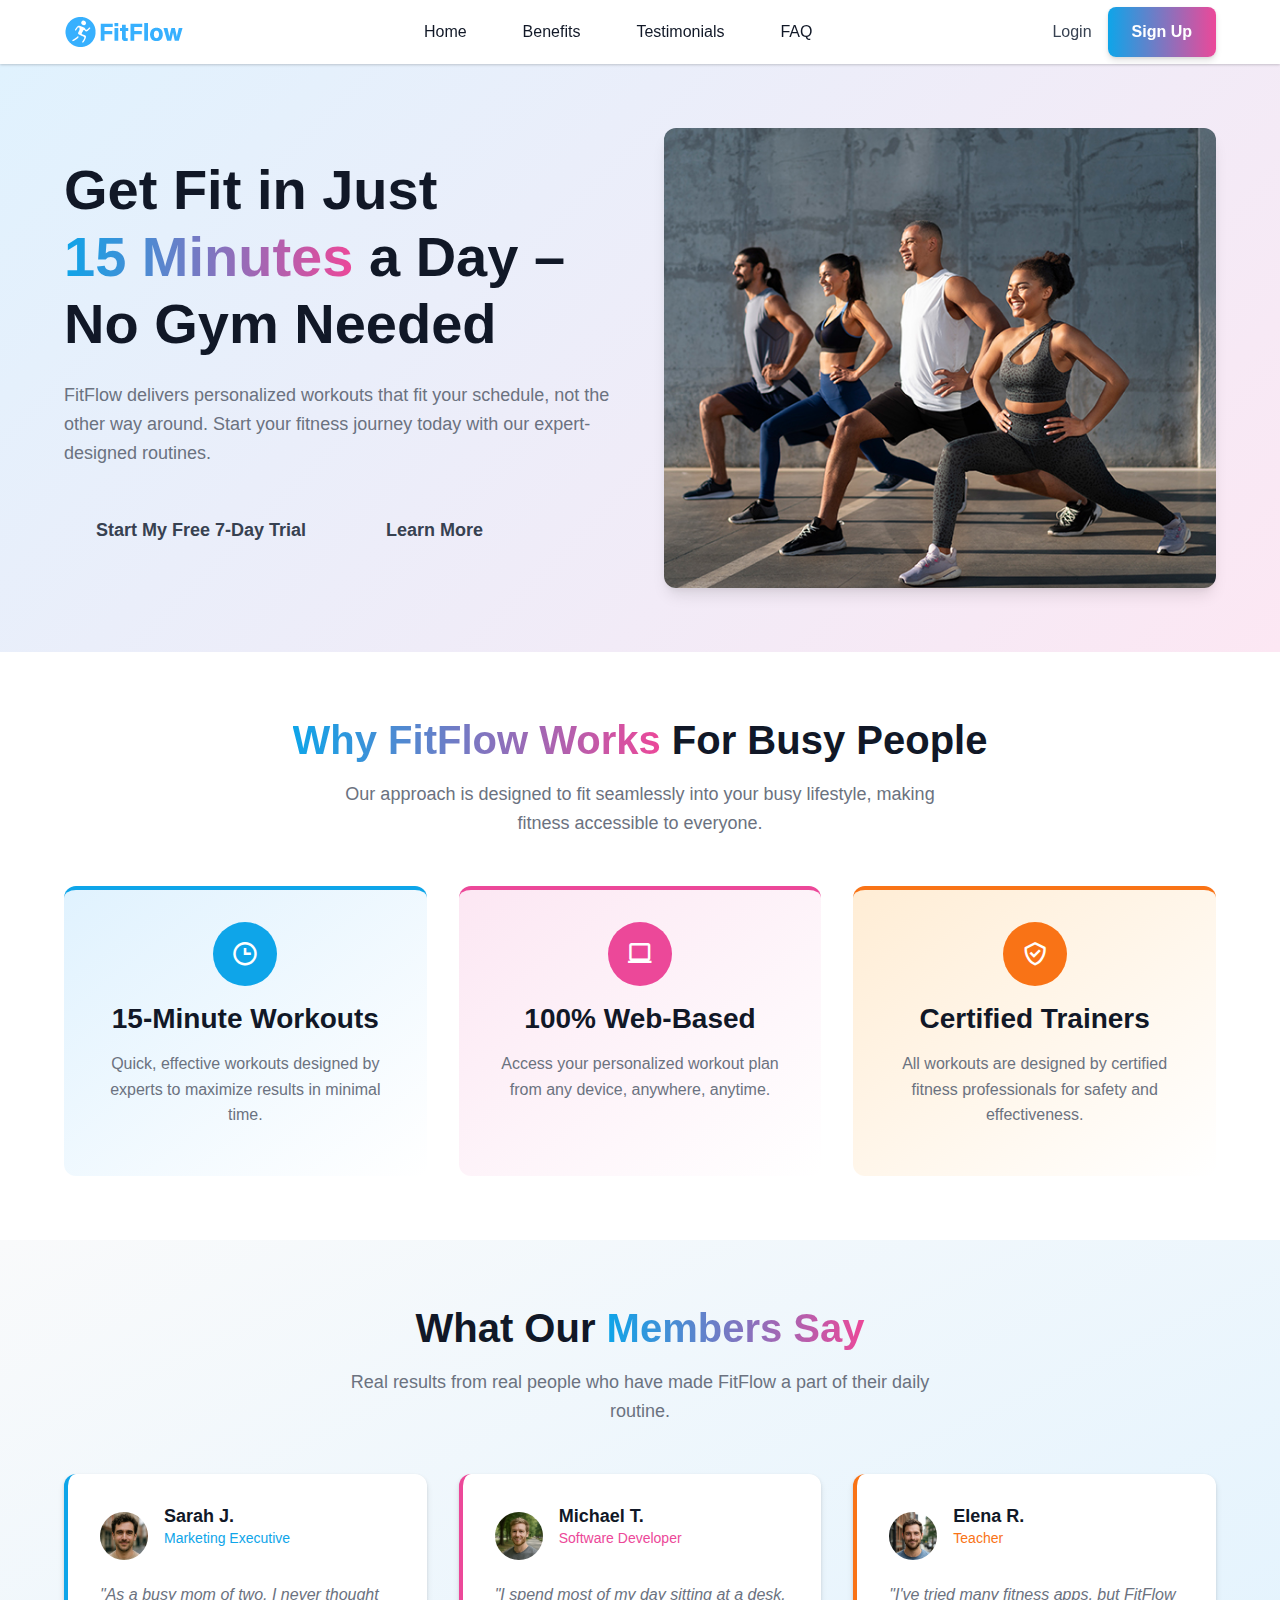
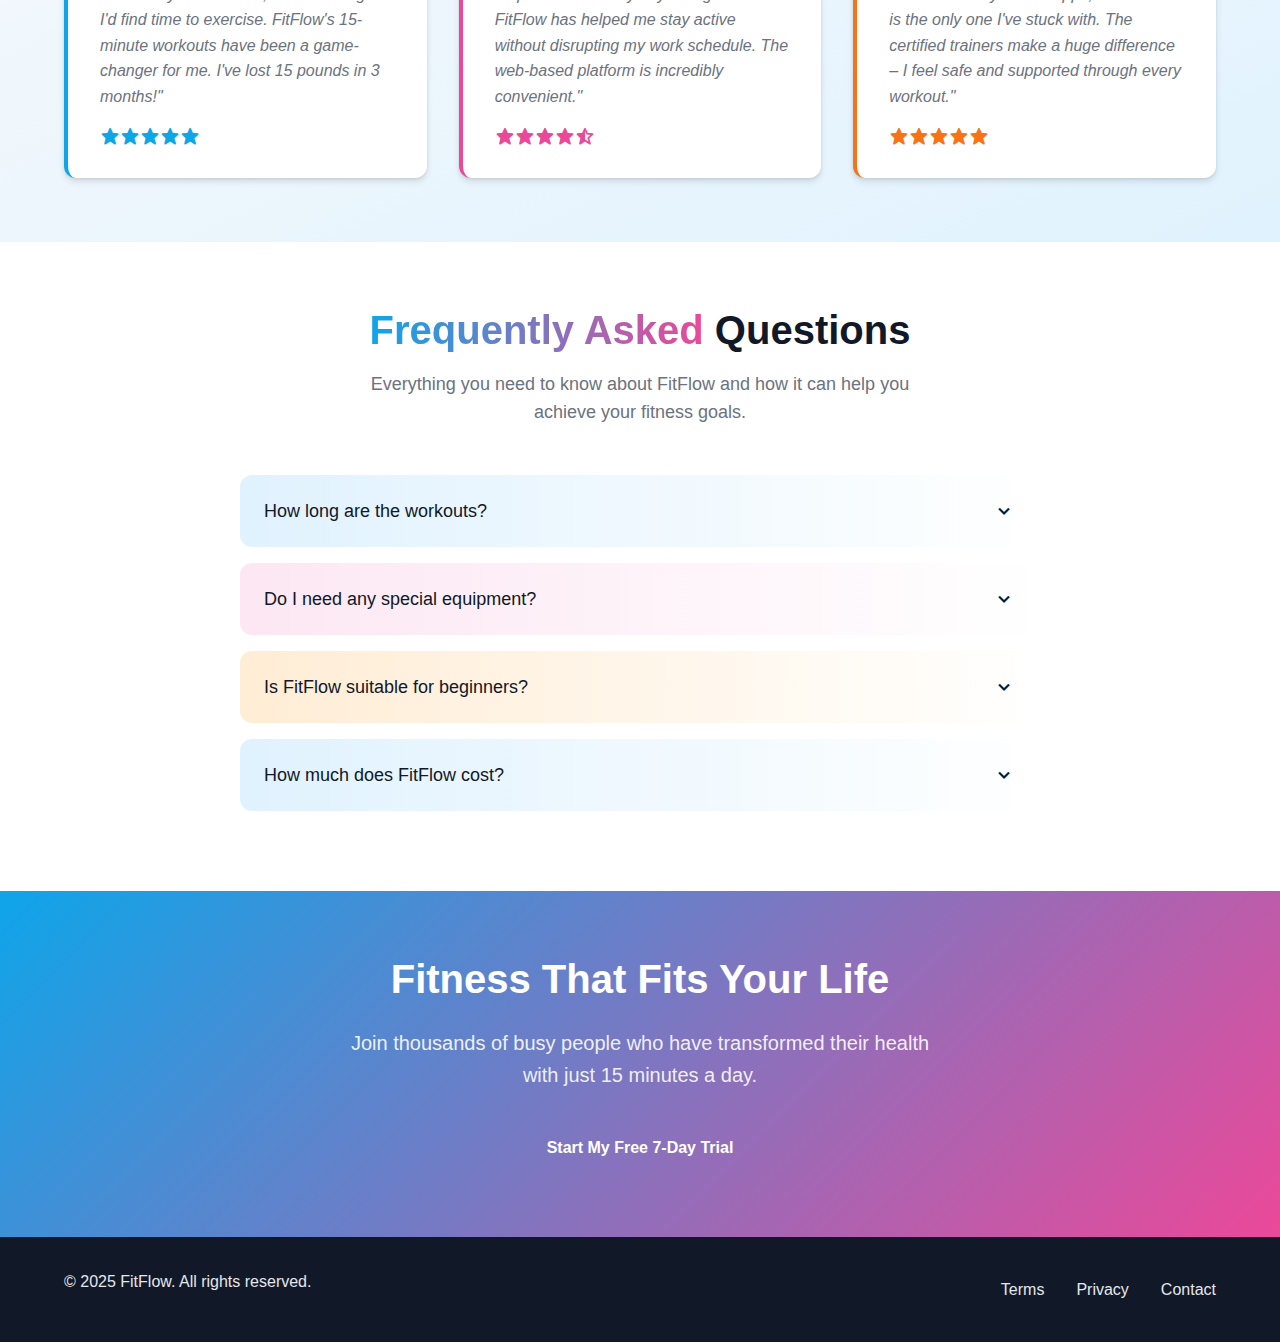
<file: index.html>
<!DOCTYPE html>
<html lang="en">
<head>
    <meta charset="UTF-8">
    <meta name="viewport" content="width=device-width, initial-scale=1.0">
    <title>FitFlow - Your Daily Fitness Companion</title>
    <link rel="icon" href="assets/favicon.png" type="image/png">
    <link href="https://unpkg.com/boxicons@2.1.4/css/boxicons.min.css" rel="stylesheet">
    <link rel="stylesheet" href="styles.css">
</head>
<body>
    <!-- Header -->
    <header class="header">
        <div class="container">
            <div class="header-content">
                <!-- Logo -->
                <div class="logo">
                    <a href="index.html">
                        <img src="assets/fitflow-logo.png" alt="FitFlow Logo">
                    </a>
                </div>                
                
                <!-- Navigation - Desktop -->
                <nav class="nav-desktop">
                    <a href="#" class="nav-link">Home</a>
                    <a href="#benefits" class="nav-link">Benefits</a>
                    <a href="#testimonials" class="nav-link">Testimonials</a>
                    <a href="#faq" class="nav-link">FAQ</a>
                </nav>
                
                <!-- Auth Buttons - Desktop -->
                <div class="auth-buttons">
                    <a href="login.html" class="btn-login">Login</a>
                    <a href="signup.html" class="btn btn-primary">Sign Up</a>
                </div>
                
                <!-- Mobile menu button -->
                <div class="mobile-menu-button">
                    <i class='bx bx-menu'></i>
                </div>
            </div>
            
            <!-- Mobile menu -->
            <div class="mobile-menu">
                <a href="#" class="nav-link-mobile">Home</a>
                <a href="#benefits" class="nav-link-mobile">Benefits</a>
                <a href="#testimonials" class="nav-link-mobile">Testimonials</a>
                <a href="#faq" class="nav-link-mobile">FAQ</a>
                <div class="auth-buttons-mobile">
                    <a href="#" class="btn-login-mobile">Login</a>
                    <a href="#" class="btn btn-gradient">Sign Up</a>
                </div>
            </div>
        </div>
    </header>

    <!-- Hero Section -->
    <section class="hero">
        <div class="container">
            <div class="hero-content">
                <div class="hero-text">
                    <h1 class="hero-title">
                        Get Fit in Just <span class="gradient-text">15 Minutes</span> a Day – No Gym Needed
                    </h1>
                    <p class="hero-description">
                        FitFlow delivers personalized workouts that fit your schedule, not the other way around. Start your fitness journey today with our expert-designed routines.
                    </p>
                    <div class="hero-buttons">
                        <a href="#" class="btn btn-gradient btn-large">Start My Free 7-Day Trial</a>
                        <a href="#" class="btn btn-white btn-large">Learn More</a>
                    </div>
                </div>
                <div class="hero-image">
                    <img src="assets/person-exercising.jpg" alt="Person exercising">
                </div>
            </div>
        </div>
    </section>

    <!-- Benefits Section -->
    <section id="benefits" class="benefits">
        <div class="container">
            <div class="section-header">
                <h2 class="section-title">
                    <span class="gradient-text">Why FitFlow Works</span> For Busy People
                </h2>
                <p class="section-description">
                    Our approach is designed to fit seamlessly into your busy lifestyle, making fitness accessible to everyone.
                </p>
            </div>
            
            <div class="benefits-grid">
                <!-- Benefit 1 -->
                <div class="benefit-card benefit-primary">
                    <div class="benefit-icon benefit-icon-primary">
                        <i class='bx bx-time'></i>
                    </div>
                    <h3 class="benefit-title">15-Minute Workouts</h3>
                    <p class="benefit-description">
                        Quick, effective workouts designed by experts to maximize results in minimal time.
                    </p>
                </div>
                
                <!-- Benefit 2 -->
                <div class="benefit-card benefit-secondary">
                    <div class="benefit-icon benefit-icon-secondary">
                        <i class='bx bx-laptop'></i>
                    </div>
                    <h3 class="benefit-title">100% Web-Based</h3>
                    <p class="benefit-description">
                        Access your personalized workout plan from any device, anywhere, anytime.
                    </p>
                </div>
                
                <!-- Benefit 3 -->
                <div class="benefit-card benefit-accent">
                    <div class="benefit-icon benefit-icon-accent">
                        <i class='bx bx-check-shield'></i>
                    </div>
                    <h3 class="benefit-title">Certified Trainers</h3>
                    <p class="benefit-description">
                        All workouts are designed by certified fitness professionals for safety and effectiveness.
                    </p>
                </div>
            </div>
        </div>
    </section>

    <!-- Testimonials Section -->
    <section id="testimonials" class="testimonials">
        <div class="container">
            <div class="section-header">
                <h2 class="section-title">
                    What Our <span class="gradient-text">Members Say</span>
                </h2>
                <p class="section-description">
                    Real results from real people who have made FitFlow a part of their daily routine.
                </p>
            </div>
            
            <div class="testimonials-grid">
                <!-- Testimonial 1 -->
                <div class="testimonial-card testimonial-primary">
                    <div class="testimonial-header">
                        <img src="assets/testimonial-1.jpg" alt="User Avatar" class="testimonial-avatar">
                        <div class="testimonial-user">
                            <h4 class="testimonial-name">Sarah J.</h4>
                            <p class="testimonial-role testimonial-role-primary">Marketing Executive</p>
                        </div>
                    </div>
                    <p class="testimonial-text">
                        "As a busy mom of two, I never thought I'd find time to exercise. FitFlow's 15-minute workouts have been a game-changer for me. I've lost 15 pounds in 3 months!"
                    </p>
                    <div class="testimonial-rating testimonial-rating-primary">
                        <i class='bx bxs-star'></i>
                        <i class='bx bxs-star'></i>
                        <i class='bx bxs-star'></i>
                        <i class='bx bxs-star'></i>
                        <i class='bx bxs-star'></i>
                    </div>
                </div>
                
                <!-- Testimonial 2 -->
                <div class="testimonial-card testimonial-secondary">
                    <div class="testimonial-header">
                        <img src="assets/testimonial-2.jpg" alt="User Avatar" class="testimonial-avatar">
                        <div class="testimonial-user">
                            <h4 class="testimonial-name">Michael T.</h4>
                            <p class="testimonial-role testimonial-role-secondary">Software Developer</p>
                        </div>
                    </div>
                    <p class="testimonial-text">
                        "I spend most of my day sitting at a desk. FitFlow has helped me stay active without disrupting my work schedule. The web-based platform is incredibly convenient."
                    </p>
                    <div class="testimonial-rating testimonial-rating-secondary">
                        <i class='bx bxs-star'></i>
                        <i class='bx bxs-star'></i>
                        <i class='bx bxs-star'></i>
                        <i class='bx bxs-star'></i>
                        <i class='bx bxs-star-half'></i>
                    </div>
                </div>
                
                <!-- Testimonial 3 -->
                <div class="testimonial-card testimonial-accent">
                    <div class="testimonial-header">
                        <img src="assets/testimonial-3.jpg" alt="User Avatar" class="testimonial-avatar">
                        <div class="testimonial-user">
                            <h4 class="testimonial-name">Elena R.</h4>
                            <p class="testimonial-role testimonial-role-accent">Teacher</p>
                        </div>
                    </div>
                    <p class="testimonial-text">
                        "I've tried many fitness apps, but FitFlow is the only one I've stuck with. The certified trainers make a huge difference – I feel safe and supported through every workout."
                    </p>
                    <div class="testimonial-rating testimonial-rating-accent">
                        <i class='bx bxs-star'></i>
                        <i class='bx bxs-star'></i>
                        <i class='bx bxs-star'></i>
                        <i class='bx bxs-star'></i>
                        <i class='bx bxs-star'></i>
                    </div>
                </div>
            </div>
        </div>
    </section>

    <!-- FAQ Section -->
    <section id="faq" class="faq">
        <div class="container">
            <div class="section-header">
                <h2 class="section-title">
                    <span class="gradient-text">Frequently Asked</span> Questions
                </h2>
                <p class="section-description">
                    Everything you need to know about FitFlow and how it can help you achieve your fitness goals.
                </p>
            </div>
            
            <div class="faq-container">
                <!-- FAQ Item 1 -->
                <div class="faq-item">
                    <button class="accordion-button accordion-primary">
                        <span>How long are the workouts?</span>
                        <i class='bx bx-chevron-down'></i>
                    </button>
                    <div class="accordion-content">
                        <div class="accordion-text">
                            All FitFlow workouts are designed to be completed in 15 minutes or less. Research shows that short, high-intensity workouts can be just as effective as longer sessions when done consistently.
                        </div>
                    </div>
                </div>
                
                <!-- FAQ Item 2 -->
                <div class="faq-item">
                    <button class="accordion-button accordion-secondary">
                        <span>Do I need any special equipment?</span>
                        <i class='bx bx-chevron-down'></i>
                    </button>
                    <div class="accordion-content">
                        <div class="accordion-text">
                            Most FitFlow workouts require no equipment at all. Some optional workouts may suggest basic items like resistance bands or light dumbbells, but we always provide equipment-free alternatives.
                        </div>
                    </div>
                </div>
                
                <!-- FAQ Item 3 -->
                <div class="faq-item">
                    <button class="accordion-button accordion-accent">
                        <span>Is FitFlow suitable for beginners?</span>
                        <i class='bx bx-chevron-down'></i>
                    </button>
                    <div class="accordion-content">
                        <div class="accordion-text">
                            FitFlow is designed for all fitness levels. When you sign up, we'll ask about your experience and goals to create a personalized plan that's right for your current fitness level.
                        </div>
                    </div>
                </div>
                
                <!-- FAQ Item 4 -->
                <div class="faq-item">
                    <button class="accordion-button accordion-primary">
                        <span>How much does FitFlow cost?</span>
                        <i class='bx bx-chevron-down'></i>
                    </button>
                    <div class="accordion-content">
                        <div class="accordion-text">
                            After your free 7-day trial, FitFlow costs $9.99/month or $89.99/year (saving you 25%). We also offer a 30-day money-back guarantee if you're not completely satisfied.
                        </div>
                    </div>
                </div>
            </div>
        </div>
    </section>

    <!-- CTA Section -->
    <section class="cta">
        <div class="container">
            <h2 class="cta-title">Fitness That Fits Your Life</h2>
            <p class="cta-description">
                Join thousands of busy people who have transformed their health with just 15 minutes a day.
            </p>
            <a href="#" class="btn btn-white-outline">
                Start My Free 7-Day Trial
            </a>
        </div>
    </section>

    <!-- Footer -->
    <footer class="footer">
        <div class="container">
            <div class="footer-content">
                <div class="footer-copyright">
                    <p>&copy; 2025 FitFlow. All rights reserved.</p>
                </div>
                <div class="footer-links">
                    <a href="terms.html" class="footer-link">Terms</a>
                    <a href="pri" class="footer-link">Privacy</a>
                    <a href="contact.html" class="footer-link">Contact</a>
                </div>
            </div>
        </div>
    </footer>

    <script>
        // Mobile menu toggle
        document.querySelector('.mobile-menu-button').addEventListener('click', function() {
            document.querySelector('.mobile-menu').classList.toggle('show');
        });
        
        // Accordion functionality
        document.querySelectorAll('.accordion-button').forEach(button => {
            button.addEventListener('click', () => {
                const content = button.nextElementSibling;
                content.classList.toggle('active');
                
                // Toggle icon
                const icon = button.querySelector('i');
                if (content.classList.contains('active')) {
                    icon.classList.replace('bx-chevron-down', 'bx-chevron-up');
                } else {
                    icon.classList.replace('bx-chevron-up', 'bx-chevron-down');
                }
                
                // Close other accordions
                document.querySelectorAll('.accordion-content').forEach(item => {
                    if (item !== content && item.classList.contains('active')) {
                        item.classList.remove('active');
                        item.previousElementSibling.querySelector('i').classList.replace('bx-chevron-up', 'bx-chevron-down');
                    }
                });
            });
        });
    </script>
</body>
</html>
</file>
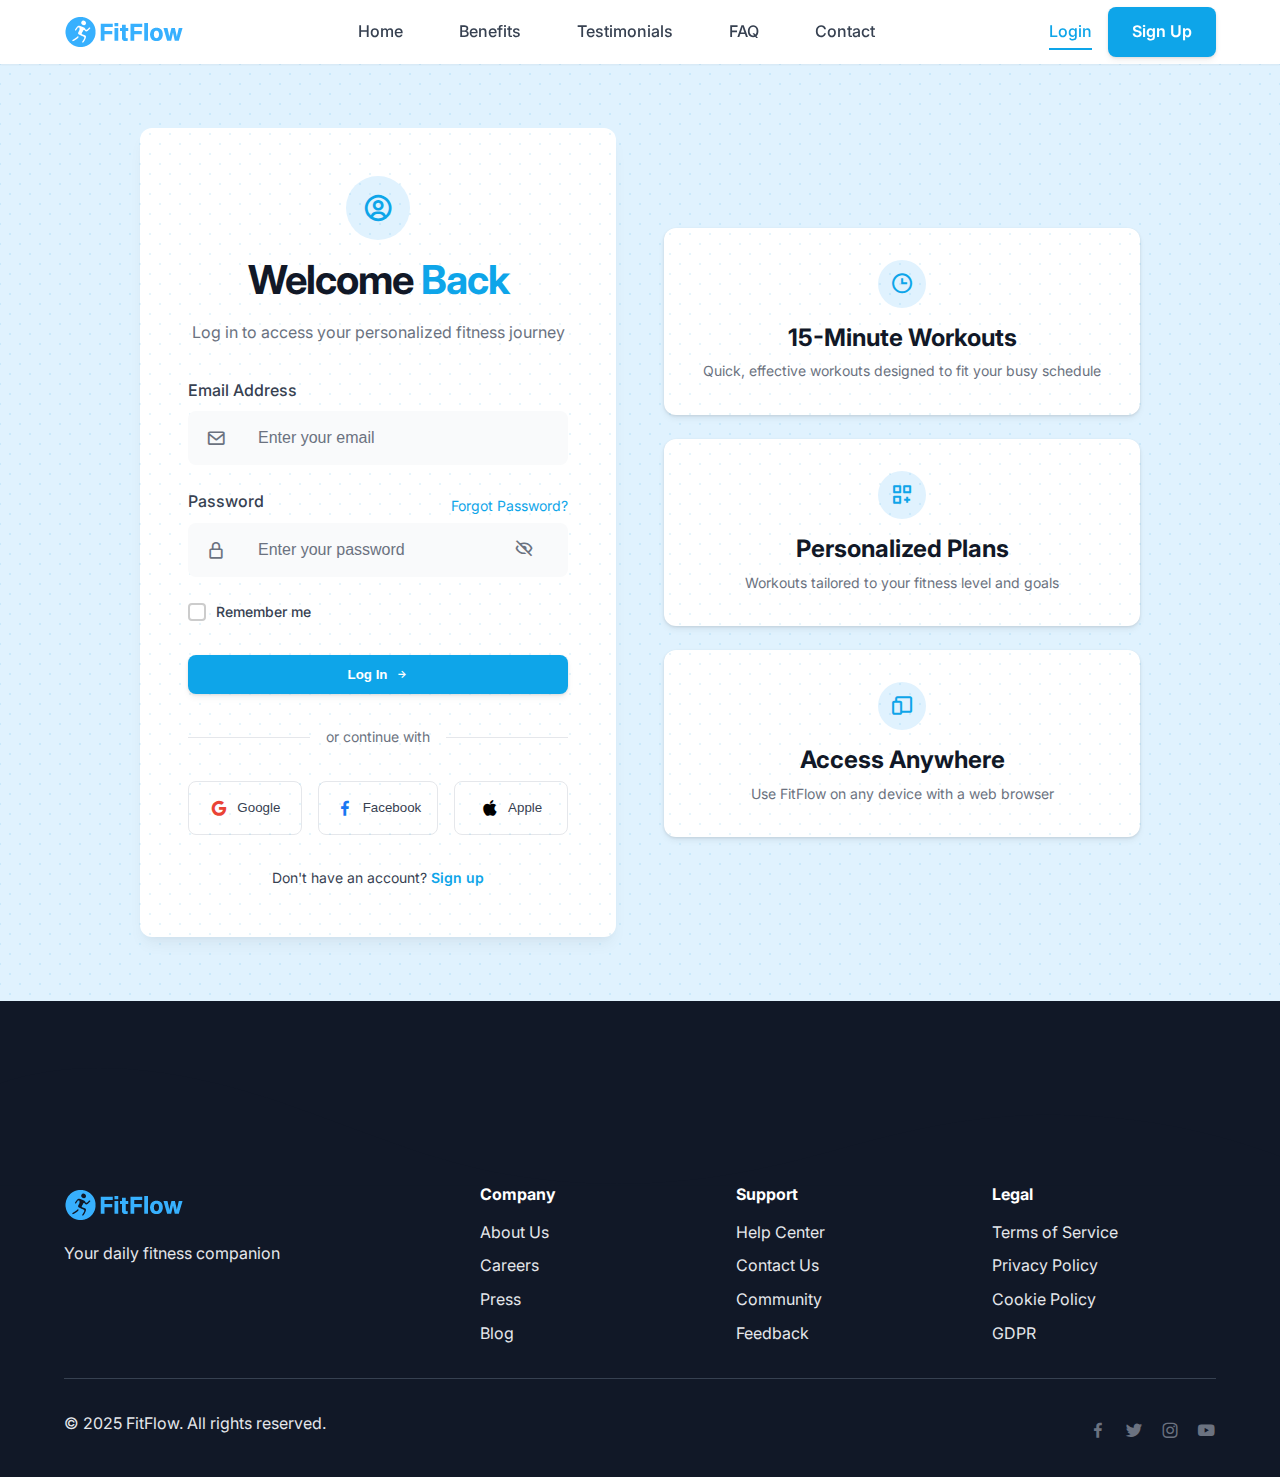
<file: login.html>
<!DOCTYPE html>
<html lang="en">
<head>
    <meta charset="UTF-8">
    <meta name="viewport" content="width=device-width, initial-scale=1.0">
    <title>Login - FitFlow</title>
    <link rel="icon" href="assets/favicon.png" type="image/png">
    <link href="https://unpkg.com/boxicons@2.1.4/css/boxicons.min.css" rel="stylesheet">
    <link href="https://fonts.googleapis.com/css2?family=Inter:wght@300;400;500;600;700&display=swap" rel="stylesheet">
    <link rel="stylesheet" href="style-login.css">
</head>
<body>
    <!-- Header -->
    <header class="header">
        <div class="container">
            <div class="header-content">
                <div class="logo">
                    <a href="index.html">
                        <img src="assets/fitflow-logo.png" alt="FitFlow Logo">
                    </a>
                </div>                
                
                <nav class="nav-desktop">
                    <a href="index.html" class="nav-link">Home</a>
                    <a href="index.html#benefits" class="nav-link">Benefits</a>
                    <a href="index.html#testimonials" class="nav-link">Testimonials</a>
                    <a href="faq.html" class="nav-link">FAQ</a>
                    <a href="contact.html" class="nav-link">Contact</a>
                </nav>
                
                <div class="auth-buttons">
                    <a href="login.html" class="btn-login active">Login</a>
                    <a href="signup.html" class="btn btn-primary">Sign Up</a>
                </div>
                
                <div class="mobile-menu-button">
                    <i class='bx bx-menu'></i>
                </div>
            </div>
            
            <div class="mobile-menu">
                <a href="index.html" class="nav-link-mobile">Home</a>
                <a href="index.html#benefits" class="nav-link-mobile">Benefits</a>
                <a href="index.html#testimonials" class="nav-link-mobile">Testimonials</a>
                <a href="faq.html" class="nav-link-mobile">FAQ</a>
                <a href="contact.html" class="nav-link-mobile">Contact</a>
                <div class="auth-buttons-mobile">
                    <a href="login.html" class="btn-login-mobile">Login</a>
                    <a href="signup.html" class="btn-signup btn-primary">Sign Up</a>
                </div>
            </div>
        </div>
    </header>

    <!-- Login Section -->
    <section class="login-section">
        <div class="login-particles"></div>
        <div class="container">
            <div class="login-container">
                <div class="login-card">
                    <div class="login-header">
                        <div class="login-icon">
                            <i class='bx bx-user-circle'></i>
                        </div>
                        <h1>Welcome <span class="highlight">Back</span></h1>
                        <p class="login-subtitle">Log in to access your personalized fitness journey</p>
                    </div>
                    
                    <form class="login-form" id="login-form">
                        <div class="form-group">
                            <label for="email">Email Address</label>
                            <div class="input-wrapper">
                                <i class='bx bx-envelope'></i>
                                <input type="email" id="email" name="email" placeholder="Enter your email" required>
                            </div>
                        </div>
                        
                        <div class="form-group">
                            <div class="password-label">
                                <label for="password">Password</label>
                                <a href="#" class="forgot-password">Forgot Password?</a>
                            </div>
                            <div class="input-wrapper">
                                <i class='bx bx-lock-alt'></i>
                                <input type="password" id="password" name="password" placeholder="Enter your password" required>
                                <button type="button" class="password-toggle" aria-label="Toggle password visibility">
                                    <i class='bx bx-hide'></i>
                                </button>
                            </div>
                        </div>
                        
                        <div class="form-group remember-me">
                            <label class="checkbox-container">
                                <input type="checkbox" id="remember" name="remember">
                                <span class="checkmark"></span>
                                <span class="checkbox-label">Remember me</span>
                            </label>
                        </div>
                        
                        <button type="submit" class="btn btn-primary btn-block">
                            <span>Log In</span>
                            <i class='bx bx-right-arrow-alt'></i>
                        </button>
                    </form>
                    
                    <div class="login-divider">
                        <span>or continue with</span>
                    </div>
                    
                    <div class="social-login">
                        <button class="social-btn google">
                            <i class='bx bxl-google'></i>
                            <span>Google</span>
                        </button>
                        <button class="social-btn facebook">
                            <i class='bx bxl-facebook'></i>
                            <span>Facebook</span>
                        </button>
                        <button class="social-btn apple">
                            <i class='bx bxl-apple'></i>
                            <span>Apple</span>
                        </button>
                    </div>
                    
                    <div class="signup-prompt">
                        <p>Don't have an account? <a href="signup.html">Sign up</a></p>
                    </div>
                </div>
                
                <div class="login-features">
                    <div class="feature-card">
                        <div class="feature-icon">
                            <i class='bx bx-time'></i>
                        </div>
                        <h3>15-Minute Workouts</h3>
                        <p>Quick, effective workouts designed to fit your busy schedule</p>
                    </div>
                    
                    <div class="feature-card">
                        <div class="feature-icon">
                            <i class='bx bx-customize'></i>
                        </div>
                        <h3>Personalized Plans</h3>
                        <p>Workouts tailored to your fitness level and goals</p>
                    </div>
                    
                    <div class="feature-card">
                        <div class="feature-icon">
                            <i class='bx bx-devices'></i>
                        </div>
                        <h3>Access Anywhere</h3>
                        <p>Use FitFlow on any device with a web browser</p>
                    </div>
                </div>
            </div>
        </div>
    </section>

    <!-- Footer -->
    <footer class="footer">
        <div class="wave-divider footer-wave">
            <svg xmlns="http://www.w3.org/2000/svg" viewBox="0 0 1200 120" preserveAspectRatio="none">
                <path d="M321.39,56.44c58-10.79,114.16-30.13,172-41.86,82.39-16.72,168.19-17.73,250.45-.39C823.78,31,906.67,72,985.66,92.83c70.05,18.48,146.53,26.09,214.34,3V0H0V27.35A600.21,600.21,0,0,0,321.39,56.44Z"></path>
            </svg>
        </div>
        <div class="container">
            <div class="footer-content">
                <div class="footer-logo">
                    <img src="assets/fitflow-logo.png" alt="FitFlow Logo">
                    <p>Your daily fitness companion</p>
                </div>
                
                <div class="footer-links">
                    <div class="footer-column">
                        <h4>Company</h4>
                        <ul>
                            <li><a href="#">About Us</a></li>
                            <li><a href="#">Careers</a></li>
                            <li><a href="#">Press</a></li>
                            <li><a href="#">Blog</a></li>
                        </ul>
                    </div>
                    
                    <div class="footer-column">
                        <h4>Support</h4>
                        <ul>
                            <li><a href="#">Help Center</a></li>
                            <li><a href="contact.html">Contact Us</a></li>
                            <li><a href="#">Community</a></li>
                            <li><a href="#">Feedback</a></li>
                        </ul>
                    </div>
                    
                    <div class="footer-column">
                        <h4>Legal</h4>
                        <ul>
                            <li><a href="terms.html">Terms of Service</a></li>
                            <li><a href="privacy.html">Privacy Policy</a></li>
                            <li><a href="#">Cookie Policy</a></li>
                            <li><a href="#">GDPR</a></li>
                        </ul>
                    </div>
                </div>
            </div>
            
            <div class="footer-bottom">
                <p>&copy; 2025 FitFlow. All rights reserved.</p>
                <div class="footer-social">
                    <a href="#" aria-label="Facebook"><i class='bx bxl-facebook'></i></a>
                    <a href="#" aria-label="Twitter"><i class='bx bxl-twitter'></i></a>
                    <a href="#" aria-label="Instagram"><i class='bx bxl-instagram'></i></a>
                    <a href="#" aria-label="YouTube"><i class='bx bxl-youtube'></i></a>
                </div>
            </div>
        </div>
    </footer>

    <script>
        // Mobile menu toggle
        document.querySelector('.mobile-menu-button').addEventListener('click', function() {
            document.querySelector('.mobile-menu').classList.toggle('show');
        });
        
        // Password visibility toggle
        const passwordToggle = document.querySelector('.password-toggle');
        const passwordInput = document.getElementById('password');
        
        passwordToggle.addEventListener('click', function() {
            const type = passwordInput.getAttribute('type') === 'password' ? 'text' : 'password';
            passwordInput.setAttribute('type', type);
            
            // Toggle icon
            const icon = this.querySelector('i');
            if (type === 'password') {
                icon.classList.replace('bx-show', 'bx-hide');
            } else {
                icon.classList.replace('bx-hide', 'bx-show');
            }
        });
        
        // Form submission
        document.getElementById('login-form').addEventListener('submit', function(e) {
            e.preventDefault();
            
            // Get form values
            const email = document.getElementById('email').value;
            const password = document.getElementById('password').value;
            const remember = document.getElementById('remember').checked;
            
            // Here you would typically send the data to your server
            console.log('Login attempt:', { email, password, remember });
            
            // For demo purposes, show a success message
            alert('Login successful! Redirecting to dashboard...');
            
            // In a real application, you would redirect to the dashboard or handle errors
            // window.location.href = 'dashboard.html';
        });
        
        // Add animation to form inputs
        const formInputs = document.querySelectorAll('.form-group input');
        
        formInputs.forEach(input => {
            input.addEventListener('focus', function() {
                this.parentElement.classList.add('input-focus');
            });
            
            input.addEventListener('blur', function() {
                this.parentElement.classList.remove('input-focus');
            });
        });
    </script>
</body>
</html>
</file>
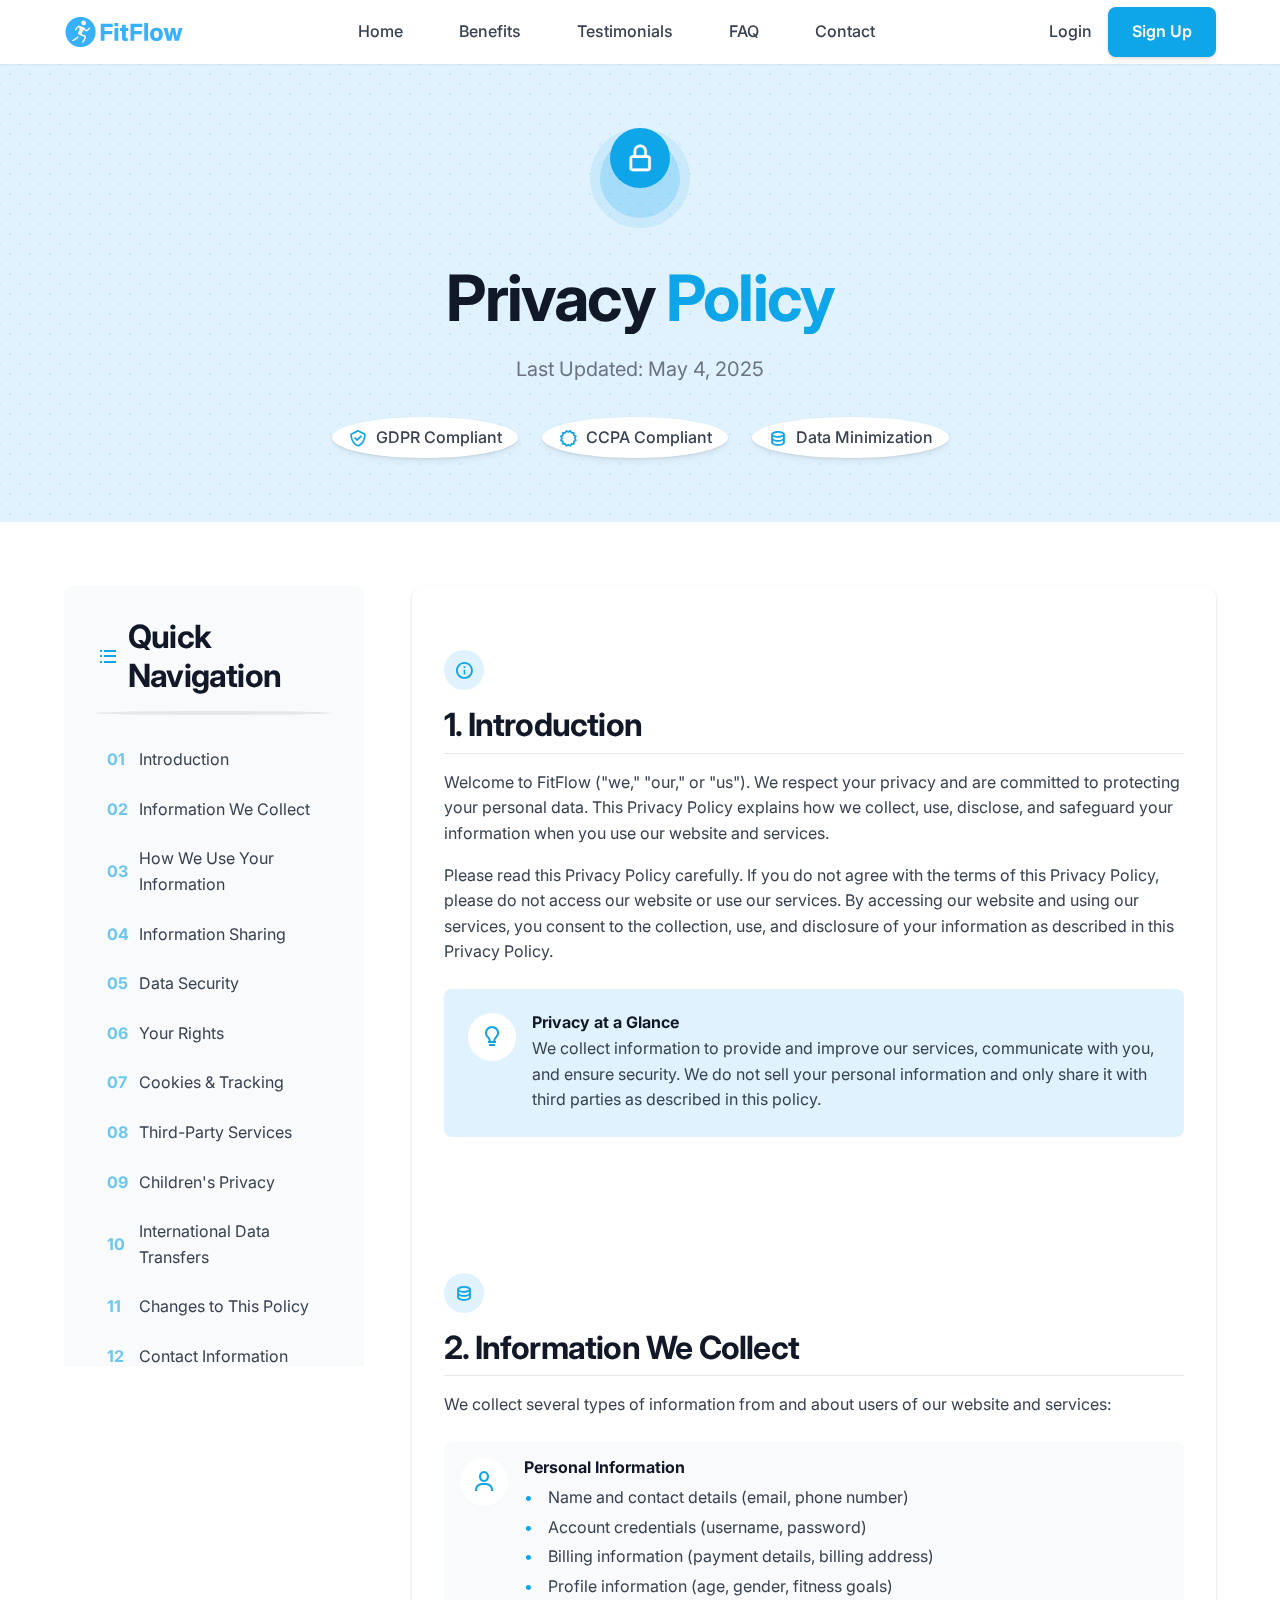
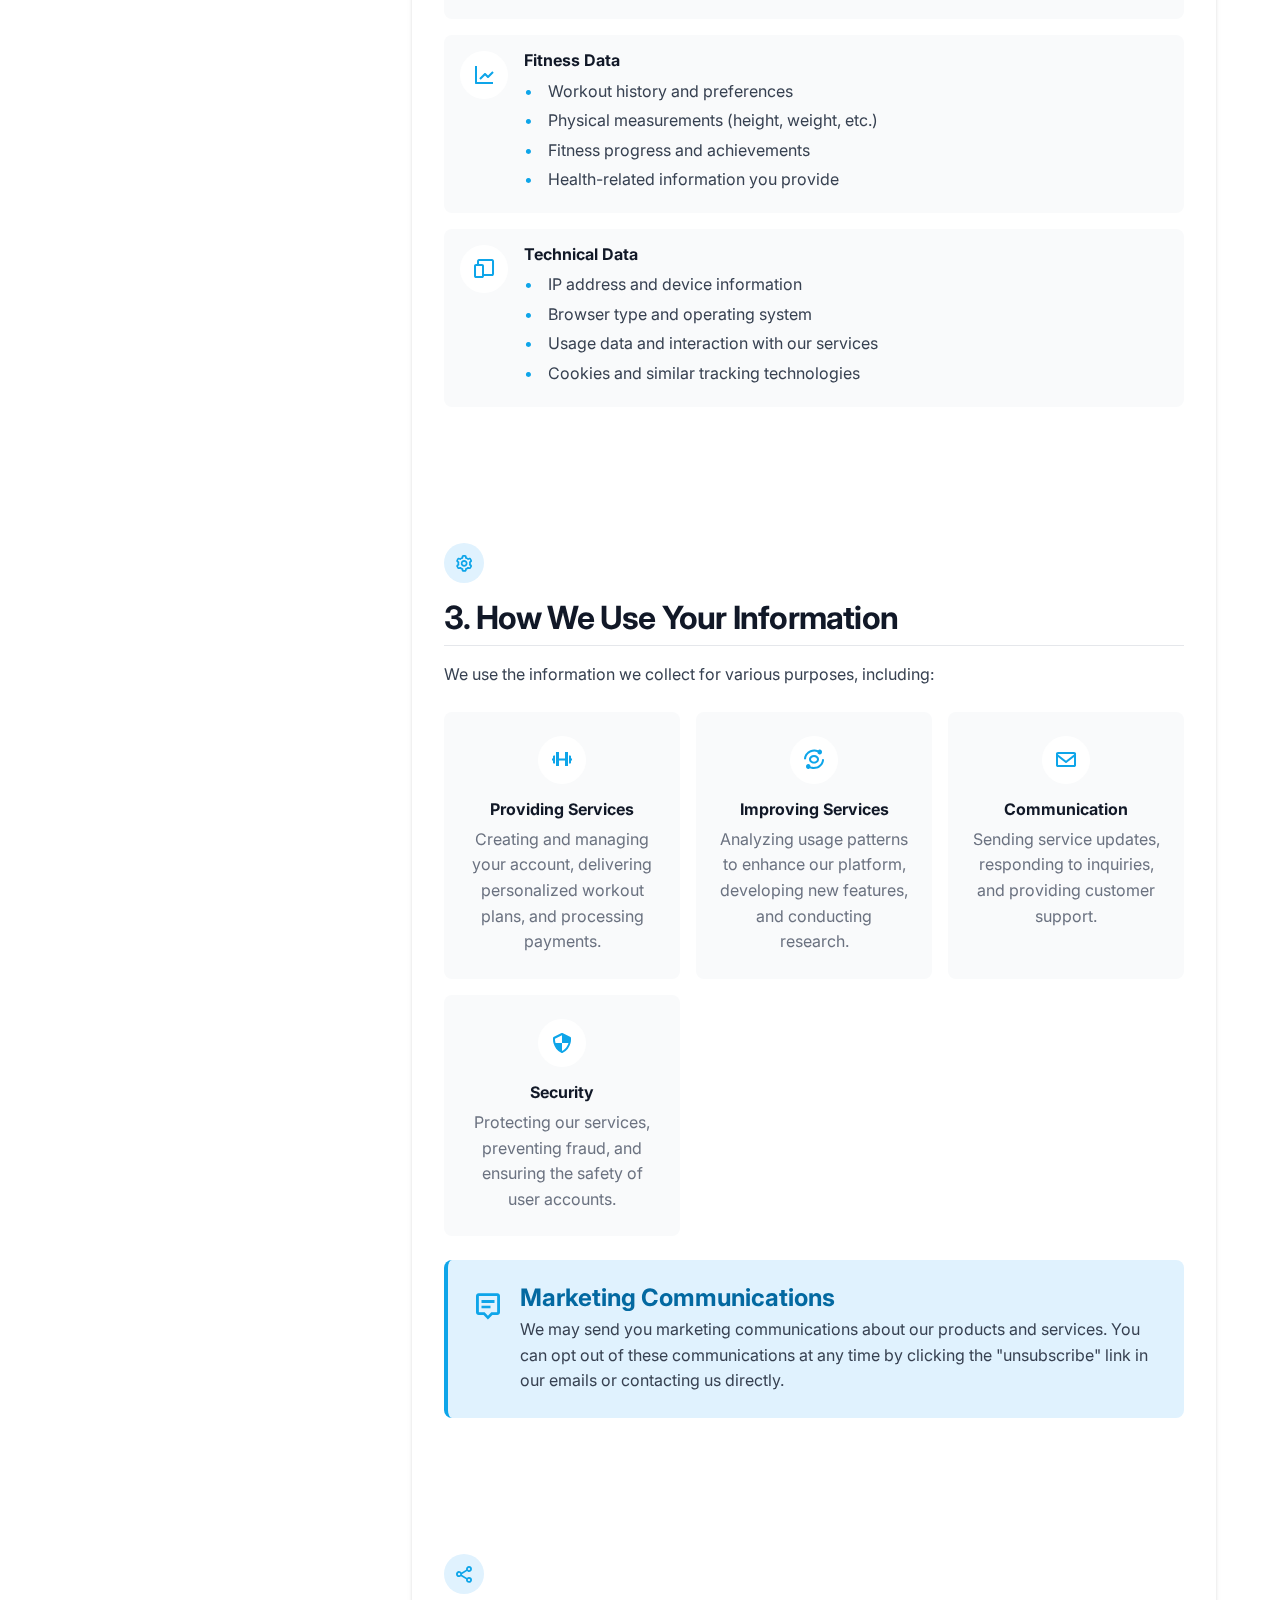
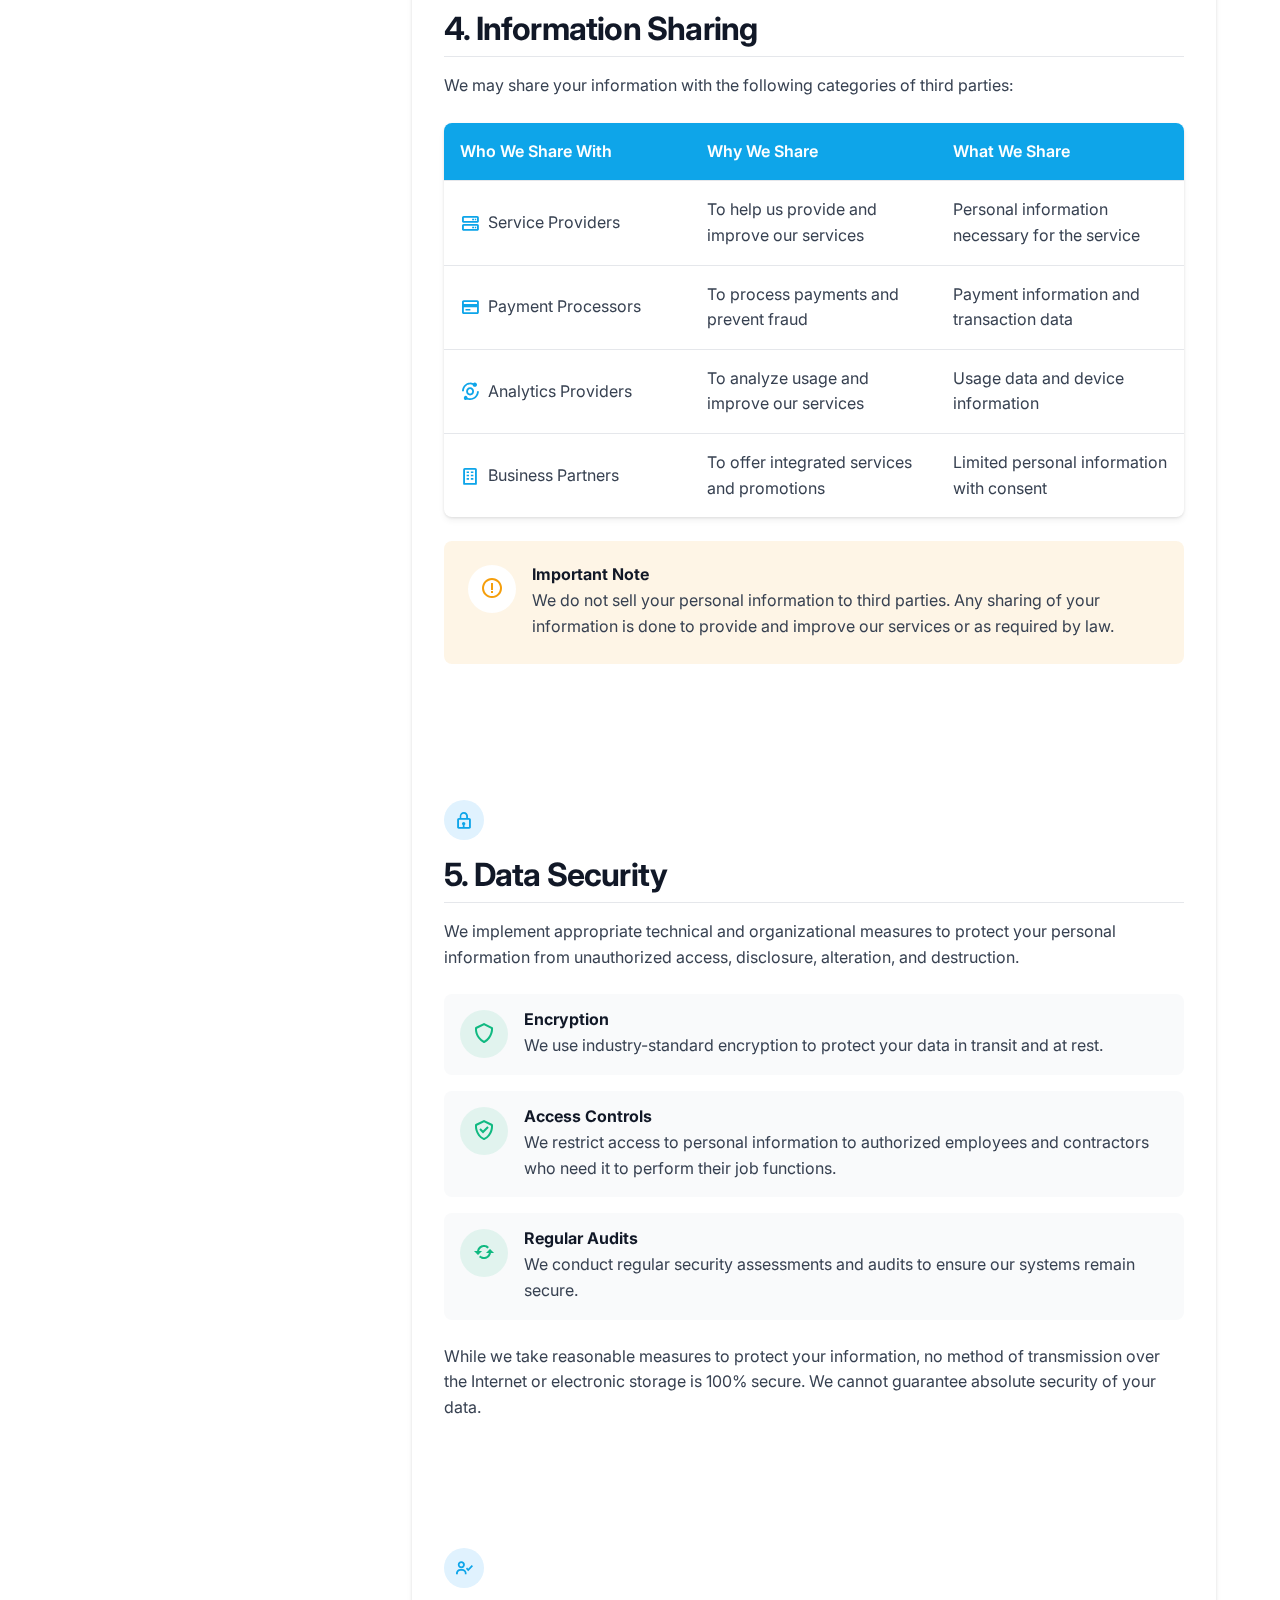
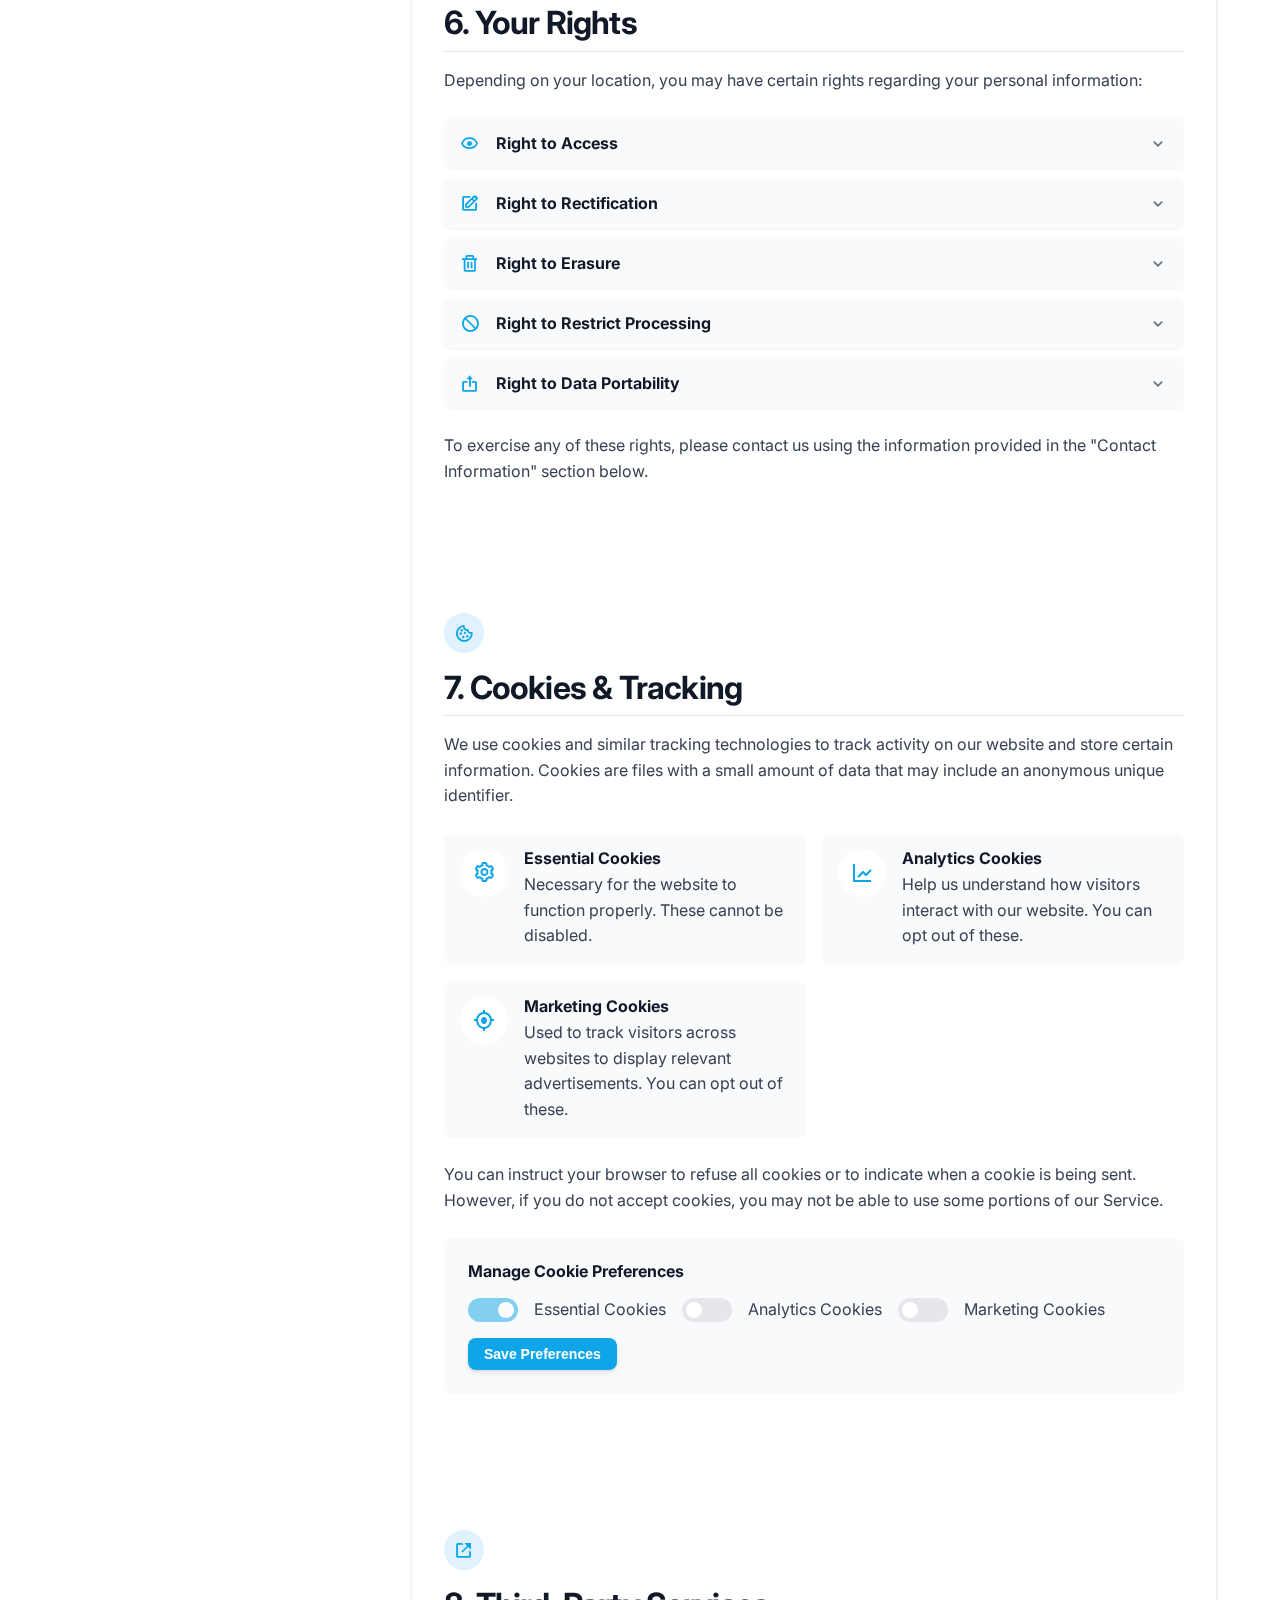
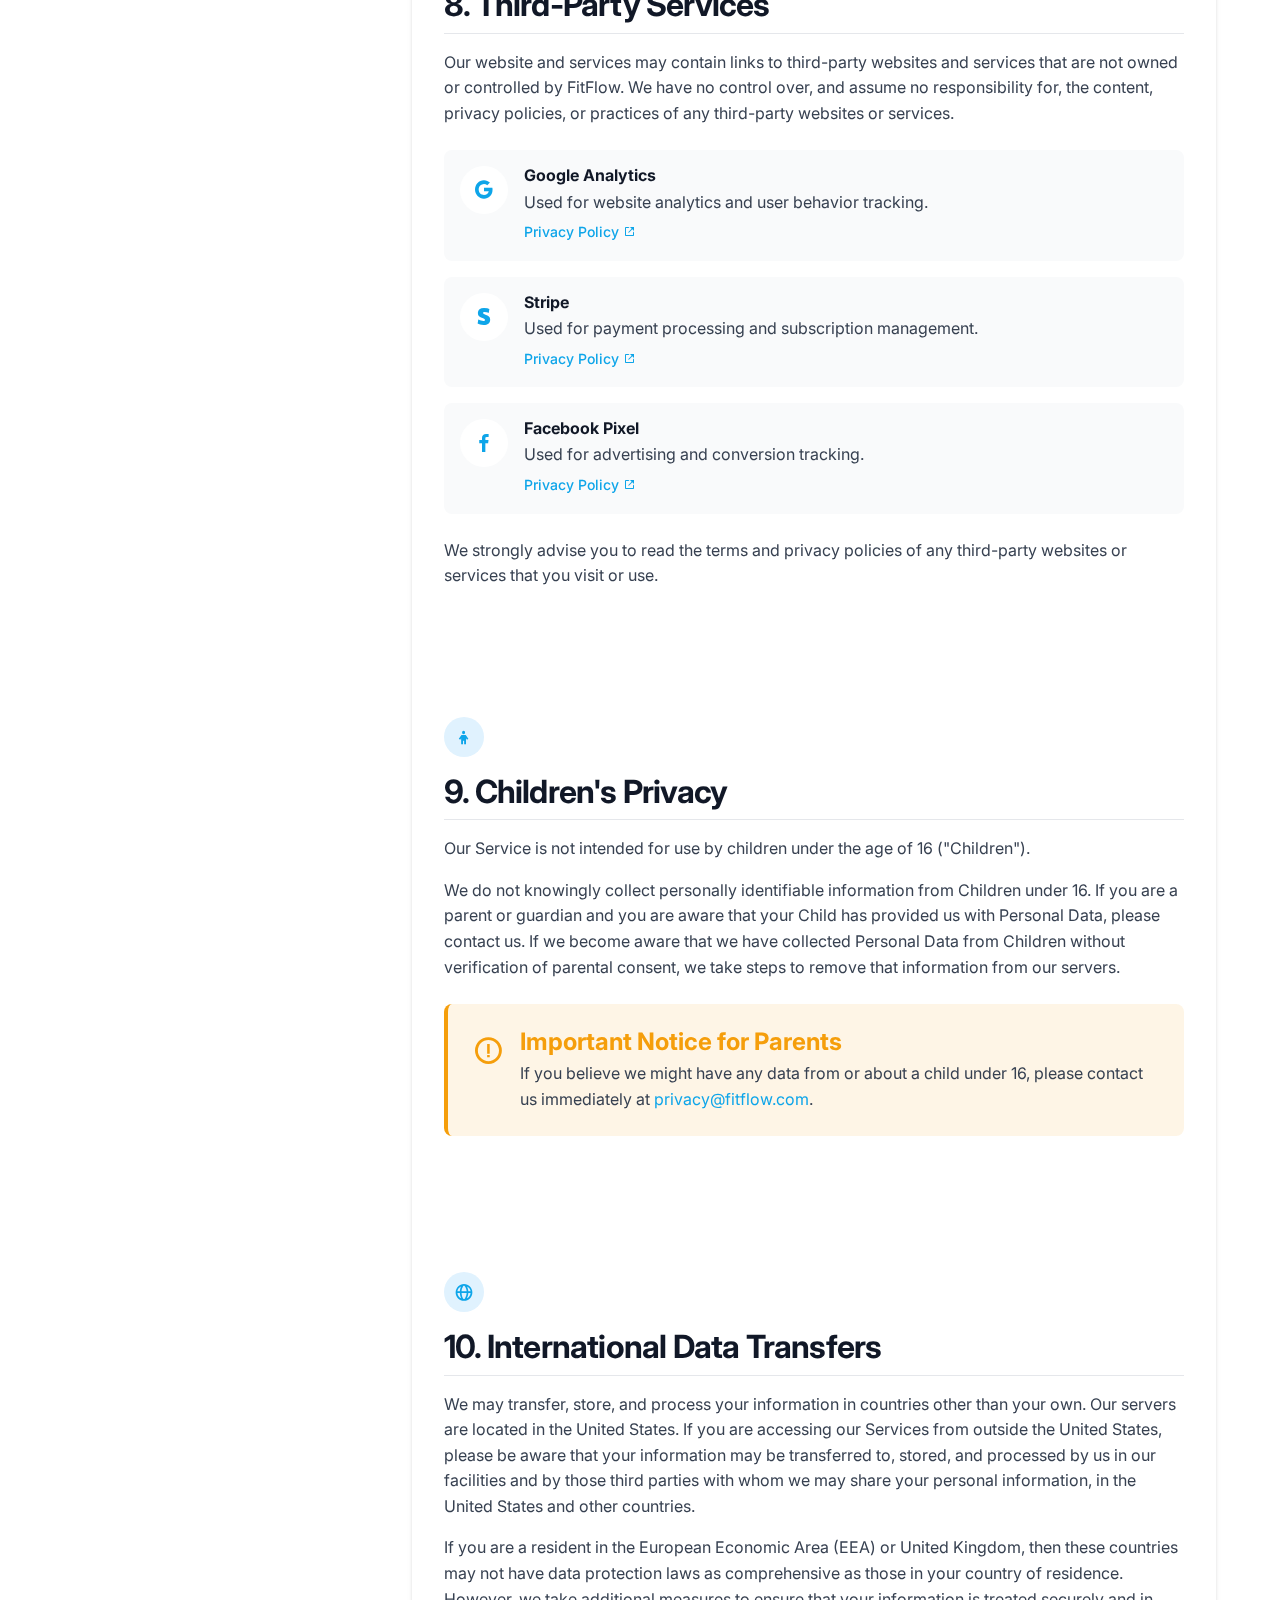
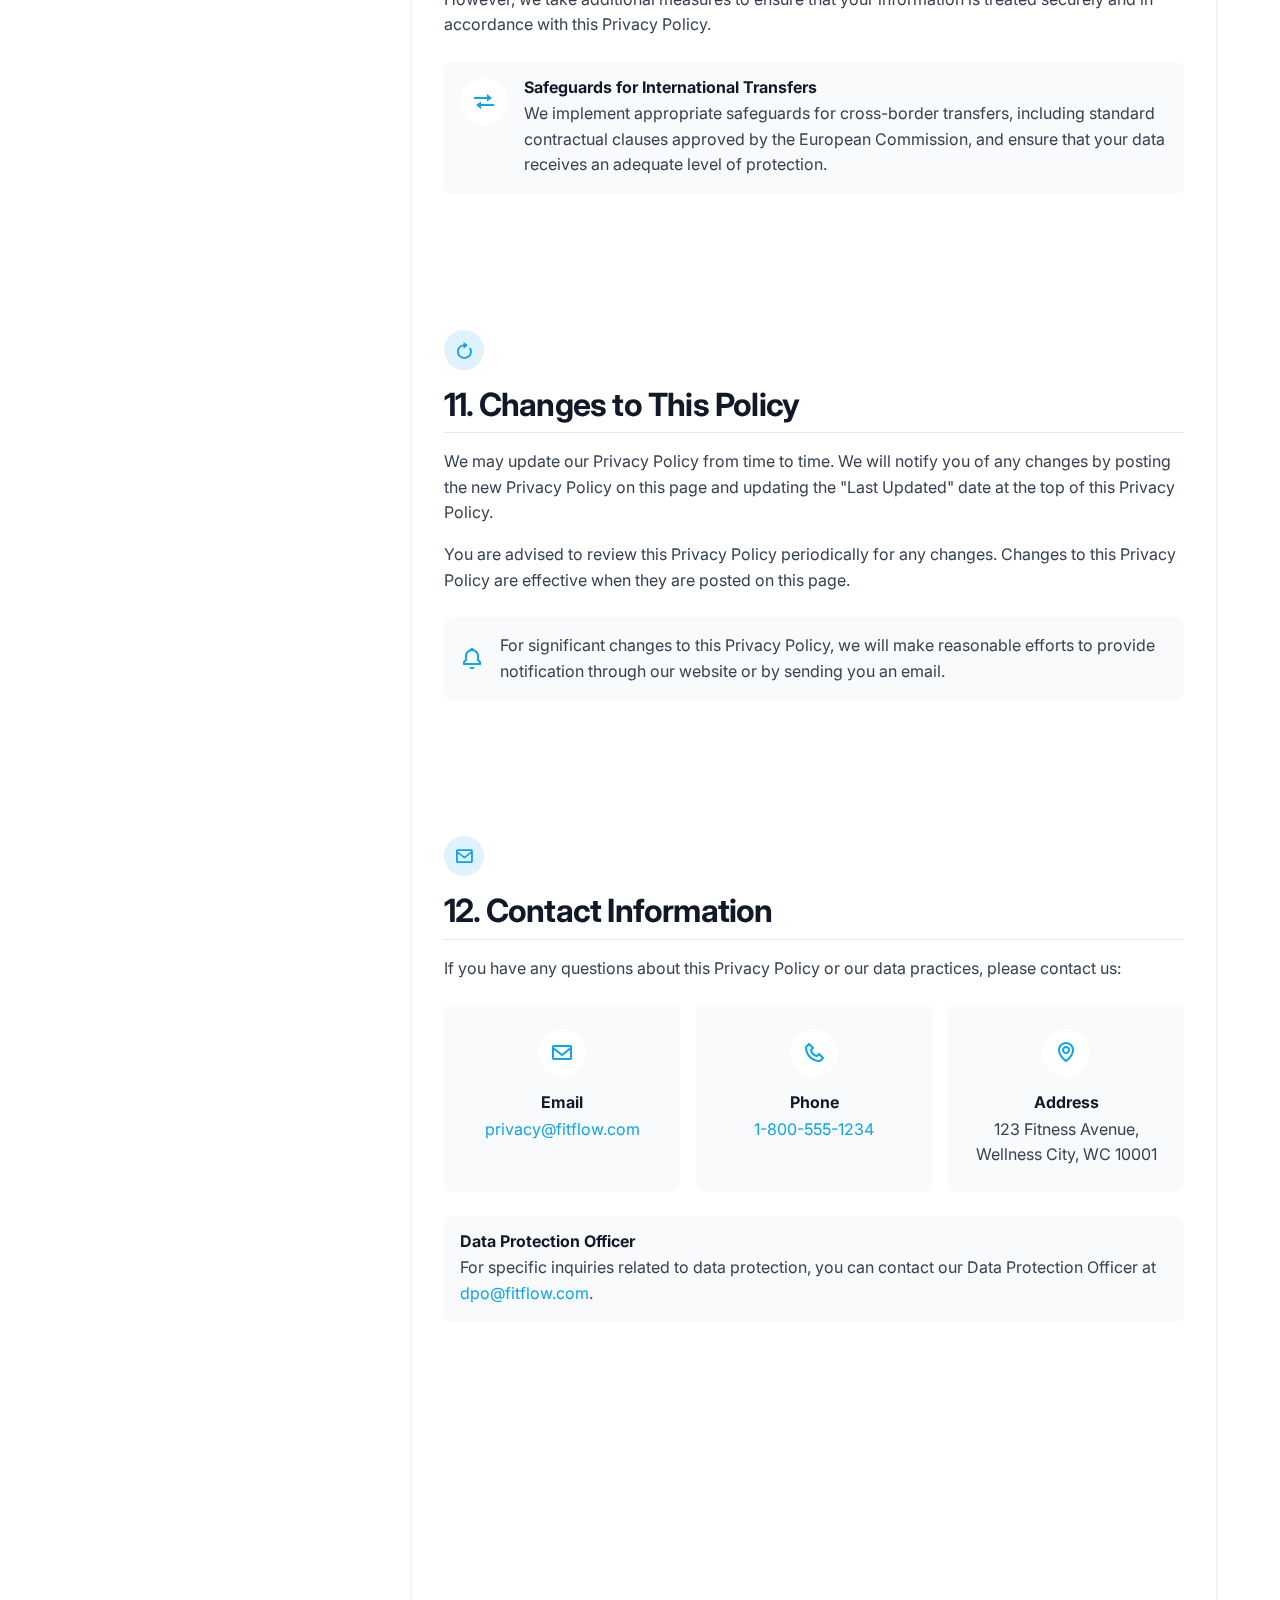
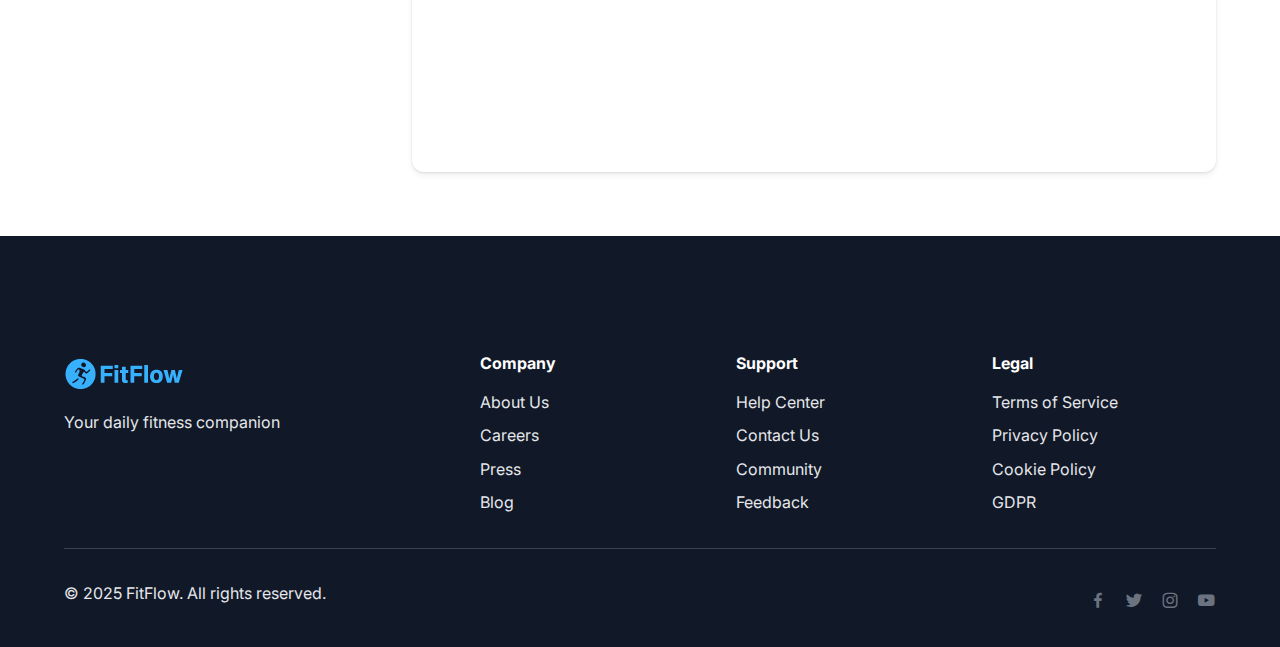
<file: privacy.html>
<!DOCTYPE html>
<html lang="en">
<head>
    <meta charset="UTF-8">
    <meta name="viewport" content="width=device-width, initial-scale=1.0">
    <title>Privacy Policy - FitFlow</title>
    <link rel="icon" href="assets/favicon.png" type="image/png">
    <link href="https://unpkg.com/boxicons@2.1.4/css/boxicons.min.css" rel="stylesheet">
    <link href="https://fonts.googleapis.com/css2?family=Inter:wght@300;400;500;600;700&display=swap" rel="stylesheet">
    <link rel="stylesheet" href="style-privacy.css">
</head>
<body>
    <!-- Header -->
    <header class="header">
        <div class="container">
            <div class="header-content">
                <div class="logo">
                    <a href="index.html">
                        <img src="assets/fitflow-logo.png" alt="FitFlow Logo">
                    </a>
                </div>                
                
                <nav class="nav-desktop">
                    <a href="index.html" class="nav-link">Home</a>
                    <a href="index.html#benefits" class="nav-link">Benefits</a>
                    <a href="index.html#testimonials" class="nav-link">Testimonials</a>
                    <a href="index.html#faq" class="nav-link">FAQ</a>
                    <a href="contact.html" class="nav-link">Contact</a>
                </nav>
                
                <div class="auth-buttons">
                    <a href="login.html" class="btn-login">Login</a>
                    <a href="signup.html" class="btn btn-primary">Sign Up</a>
                </div>
                
                <div class="mobile-menu-button">
                    <i class='bx bx-menu'></i>
                </div>
            </div>
            
            <div class="mobile-menu">
                <a href="index.html" class="nav-link-mobile">Home</a>
                <a href="index.html#benefits" class="nav-link-mobile">Benefits</a>
                <a href="index.html#testimonials" class="nav-link-mobile">Testimonials</a>
                <a href="index.html#faq" class="nav-link-mobile">FAQ</a>
                <a href="contact.html" class="nav-link-mobile">Contact</a>
                <div class="auth-buttons-mobile">
                    <a href="login.html" class="btn-login-mobile">Login</a>
                    <a href="signup.html" class="btn btn-primary">Sign Up</a>
                </div>
            </div>
        </div>
    </header>

    <!-- Page Header -->
    <section class="privacy-hero">
        <div class="privacy-particles"></div>
        <div class="container">
            <div class="privacy-hero-content">
                <div class="hero-icon-container">
                    <div class="hero-icon">
                        <i class='bx bx-lock-alt'></i>
                    </div>
                </div>
                <h1>Privacy <span class="highlight">Policy</span></h1>
                <p class="subtitle">Last Updated: May 4, 2025</p>
                <div class="hero-badges">
                    <div class="badge">
                        <i class='bx bx-check-shield'></i>
                        <span>GDPR Compliant</span>
                    </div>
                    <div class="badge">
                        <i class='bx bx-certification'></i>
                        <span>CCPA Compliant</span>
                    </div>
                    <div class="badge">
                        <i class='bx bx-data'></i>
                        <span>Data Minimization</span>
                    </div>
                </div>
            </div>
        </div>
        <div class="wave-divider">
            <svg xmlns="http://www.w3.org/2000/svg" viewBox="0 0 1200 120" preserveAspectRatio="none">
            </svg>
        </div>
    </section>

    <!-- Main Content -->
    <section class="privacy-content">
        <div class="container">
            <div class="privacy-grid">
                <!-- Table of Contents -->
                <div class="toc-container">
                    <div class="toc-card">
                        <div class="toc-header">
                            <i class='bx bx-list-ul'></i>
                            <h2>Quick Navigation</h2>
                        </div>
                        <div class="progress-container">
                            <div class="progress-bar" id="readingProgress"></div>
                        </div>
                        <nav class="toc-nav">
                            <ul class="toc-list">
                                <li><a href="#introduction" class="toc-link"><span class="toc-number">01</span> Introduction</a></li>
                                <li><a href="#information-collect" class="toc-link"><span class="toc-number">02</span> Information We Collect</a></li>
                                <li><a href="#how-we-use" class="toc-link"><span class="toc-number">03</span> How We Use Your Information</a></li>
                                <li><a href="#information-sharing" class="toc-link"><span class="toc-number">04</span> Information Sharing</a></li>
                                <li><a href="#data-security" class="toc-link"><span class="toc-number">05</span> Data Security</a></li>
                                <li><a href="#your-rights" class="toc-link"><span class="toc-number">06</span> Your Rights</a></li>
                                <li><a href="#cookies" class="toc-link"><span class="toc-number">07</span> Cookies & Tracking</a></li>
                                <li><a href="#third-party" class="toc-link"><span class="toc-number">08</span> Third-Party Services</a></li>
                                <li><a href="#children" class="toc-link"><span class="toc-number">09</span> Children's Privacy</a></li>
                                <li><a href="#international" class="toc-link"><span class="toc-number">10</span> International Data Transfers</a></li>
                                <li><a href="#changes" class="toc-link"><span class="toc-number">11</span> Changes to This Policy</a></li>
                                <li><a href="#contact" class="toc-link"><span class="toc-number">12</span> Contact Information</a></li>
                            </ul>
                        </nav>
                        <div class="toc-actions">
                            <a href="#" class="btn btn-outline btn-sm" onclick="window.print()">
                                <i class='bx bx-printer'></i> Print Policy
                            </a>
                            <a href="#" class="btn btn-outline btn-sm" onclick="downloadPDF()">
                                <i class='bx bx-download'></i> Download PDF
                            </a>
                        </div>
                    </div>
                </div>

                <!-- Privacy Content -->
                <div class="privacy-main">
                    <div class="privacy-card">
                        <section id="introduction" class="privacy-section">
                            <div class="section-icon">
                                <i class='bx bx-info-circle'></i>
                            </div>
                            <h2>1. Introduction</h2>
                            <p>Welcome to FitFlow ("we," "our," or "us"). We respect your privacy and are committed to protecting your personal data. This Privacy Policy explains how we collect, use, disclose, and safeguard your information when you use our website and services.</p>
                            <p>Please read this Privacy Policy carefully. If you do not agree with the terms of this Privacy Policy, please do not access our website or use our services. By accessing our website and using our services, you consent to the collection, use, and disclosure of your information as described in this Privacy Policy.</p>
                            <div class="info-box">
                                <div class="info-icon">
                                    <i class='bx bx-bulb'></i>
                                </div>
                                <div class="info-content">
                                    <h4>Privacy at a Glance</h4>
                                    <p>We collect information to provide and improve our services, communicate with you, and ensure security. We do not sell your personal information and only share it with third parties as described in this policy.</p>
                                </div>
                            </div>
                        </section>

                        <section id="information-collect" class="privacy-section">
                            <div class="section-icon">
                                <i class='bx bx-data'></i>
                            </div>
                            <h2>2. Information We Collect</h2>
                            <p>We collect several types of information from and about users of our website and services:</p>
                            
                            <div class="data-categories">
                                <div class="data-category">
                                    <div class="data-icon">
                                        <i class='bx bx-user'></i>
                                    </div>
                                    <div class="data-content">
                                        <h4>Personal Information</h4>
                                        <ul class="data-list">
                                            <li>Name and contact details (email, phone number)</li>
                                            <li>Account credentials (username, password)</li>
                                            <li>Billing information (payment details, billing address)</li>
                                            <li>Profile information (age, gender, fitness goals)</li>
                                        </ul>
                                    </div>
                                </div>
                                
                                <div class="data-category">
                                    <div class="data-icon">
                                        <i class='bx bx-line-chart'></i>
                                    </div>
                                    <div class="data-content">
                                        <h4>Fitness Data</h4>
                                        <ul class="data-list">
                                            <li>Workout history and preferences</li>
                                            <li>Physical measurements (height, weight, etc.)</li>
                                            <li>Fitness progress and achievements</li>
                                            <li>Health-related information you provide</li>
                                        </ul>
                                    </div>
                                </div>
                                
                                <div class="data-category">
                                    <div class="data-icon">
                                        <i class='bx bx-devices'></i>
                                    </div>
                                    <div class="data-content">
                                        <h4>Technical Data</h4>
                                        <ul class="data-list">
                                            <li>IP address and device information</li>
                                            <li>Browser type and operating system</li>
                                            <li>Usage data and interaction with our services</li>
                                            <li>Cookies and similar tracking technologies</li>
                                        </ul>
                                    </div>
                                </div>
                            </div>
                        </section>

                        <section id="how-we-use" class="privacy-section">
                            <div class="section-icon">
                                <i class='bx bx-cog'></i>
                            </div>
                            <h2>3. How We Use Your Information</h2>
                            <p>We use the information we collect for various purposes, including:</p>
                            
                            <div class="usage-cards">
                                <div class="usage-card">
                                    <div class="usage-icon">
                                        <i class='bx bx-dumbbell'></i>
                                    </div>
                                    <h4>Providing Services</h4>
                                    <p>Creating and managing your account, delivering personalized workout plans, and processing payments.</p>
                                </div>
                                
                                <div class="usage-card">
                                    <div class="usage-icon">
                                        <i class='bx bx-analyse'></i>
                                    </div>
                                    <h4>Improving Services</h4>
                                    <p>Analyzing usage patterns to enhance our platform, developing new features, and conducting research.</p>
                                </div>
                                
                                <div class="usage-card">
                                    <div class="usage-icon">
                                        <i class='bx bx-envelope'></i>
                                    </div>
                                    <h4>Communication</h4>
                                    <p>Sending service updates, responding to inquiries, and providing customer support.</p>
                                </div>
                                
                                <div class="usage-card">
                                    <div class="usage-icon">
                                        <i class='bx bx-shield-quarter'></i>
                                    </div>
                                    <h4>Security</h4>
                                    <p>Protecting our services, preventing fraud, and ensuring the safety of user accounts.</p>
                                </div>
                            </div>
                            
                            <div class="privacy-callout">
                                <div class="callout-icon">
                                    <i class='bx bx-message-alt-detail'></i>
                                </div>
                                <div class="callout-content">
                                    <h3>Marketing Communications</h3>
                                    <p>We may send you marketing communications about our products and services. You can opt out of these communications at any time by clicking the "unsubscribe" link in our emails or contacting us directly.</p>
                                </div>
                            </div>
                        </section>

                        <section id="information-sharing" class="privacy-section">
                            <div class="section-icon">
                                <i class='bx bx-share-alt'></i>
                            </div>
                            <h2>4. Information Sharing</h2>
                            <p>We may share your information with the following categories of third parties:</p>
                            
                            <div class="sharing-table">
                                <div class="table-row table-header">
                                    <div class="table-cell">Who We Share With</div>
                                    <div class="table-cell">Why We Share</div>
                                    <div class="table-cell">What We Share</div>
                                </div>
                                <div class="table-row">
                                    <div class="table-cell">
                                        <i class='bx bx-server'></i>
                                        <span>Service Providers</span>
                                    </div>
                                    <div class="table-cell">To help us provide and improve our services</div>
                                    <div class="table-cell">Personal information necessary for the service</div>
                                </div>
                                <div class="table-row">
                                    <div class="table-cell">
                                        <i class='bx bx-credit-card'></i>
                                        <span>Payment Processors</span>
                                    </div>
                                    <div class="table-cell">To process payments and prevent fraud</div>
                                    <div class="table-cell">Payment information and transaction data</div>
                                </div>
                                <div class="table-row">
                                    <div class="table-cell">
                                        <i class='bx bx-analyse'></i>
                                        <span>Analytics Providers</span>
                                    </div>
                                    <div class="table-cell">To analyze usage and improve our services</div>
                                    <div class="table-cell">Usage data and device information</div>
                                </div>
                                <div class="table-row">
                                    <div class="table-cell">
                                        <i class='bx bx-building'></i>
                                        <span>Business Partners</span>
                                    </div>
                                    <div class="table-cell">To offer integrated services and promotions</div>
                                    <div class="table-cell">Limited personal information with consent</div>
                                </div>
                            </div>
                            
                            <div class="info-box warning">
                                <div class="info-icon">
                                    <i class='bx bx-error-circle'></i>
                                </div>
                                <div class="info-content">
                                    <h4>Important Note</h4>
                                    <p>We do not sell your personal information to third parties. Any sharing of your information is done to provide and improve our services or as required by law.</p>
                                </div>
                            </div>
                        </section>

                        <section id="data-security" class="privacy-section">
                            <div class="section-icon">
                                <i class='bx bx-lock'></i>
                            </div>
                            <h2>5. Data Security</h2>
                            <p>We implement appropriate technical and organizational measures to protect your personal information from unauthorized access, disclosure, alteration, and destruction.</p>
                            
                            <div class="security-features">
                                <div class="security-feature">
                                    <div class="security-icon">
                                        <i class='bx bx-shield'></i>
                                    </div>
                                    <div class="security-content">
                                        <h4>Encryption</h4>
                                        <p>We use industry-standard encryption to protect your data in transit and at rest.</p>
                                    </div>
                                </div>
                                
                                <div class="security-feature">
                                    <div class="security-icon">
                                        <i class='bx bx-check-shield'></i>
                                    </div>
                                    <div class="security-content">
                                        <h4>Access Controls</h4>
                                        <p>We restrict access to personal information to authorized employees and contractors who need it to perform their job functions.</p>
                                    </div>
                                </div>
                                
                                <div class="security-feature">
                                    <div class="security-icon">
                                        <i class='bx bx-refresh'></i>
                                    </div>
                                    <div class="security-content">
                                        <h4>Regular Audits</h4>
                                        <p>We conduct regular security assessments and audits to ensure our systems remain secure.</p>
                                    </div>
                                </div>
                            </div>
                            
                            <p>While we take reasonable measures to protect your information, no method of transmission over the Internet or electronic storage is 100% secure. We cannot guarantee absolute security of your data.</p>
                        </section>

                        <section id="your-rights" class="privacy-section">
                            <div class="section-icon">
                                <i class='bx bx-user-check'></i>
                            </div>
                            <h2>6. Your Rights</h2>
                            <p>Depending on your location, you may have certain rights regarding your personal information:</p>
                            
                            <div class="rights-accordion">
                                <div class="rights-item">
                                    <div class="rights-header">
                                        <i class='bx bx-show'></i>
                                        <h4>Right to Access</h4>
                                        <i class='bx bx-chevron-down toggle-icon'></i>
                                    </div>
                                    <div class="rights-content">
                                        <p>You have the right to request copies of your personal information. We may charge a small fee for this service.</p>
                                    </div>
                                </div>
                                
                                <div class="rights-item">
                                    <div class="rights-header">
                                        <i class='bx bx-edit'></i>
                                        <h4>Right to Rectification</h4>
                                        <i class='bx bx-chevron-down toggle-icon'></i>
                                    </div>
                                    <div class="rights-content">
                                        <p>You have the right to request that we correct any information you believe is inaccurate or complete information you believe is incomplete.</p>
                                    </div>
                                </div>
                                
                                <div class="rights-item">
                                    <div class="rights-header">
                                        <i class='bx bx-trash'></i>
                                        <h4>Right to Erasure</h4>
                                        <i class='bx bx-chevron-down toggle-icon'></i>
                                    </div>
                                    <div class="rights-content">
                                        <p>You have the right to request that we erase your personal information, under certain conditions. Note that we may need to retain certain information for legal or administrative purposes.</p>
                                    </div>
                                </div>
                                
                                <div class="rights-item">
                                    <div class="rights-header">
                                        <i class='bx bx-block'></i>
                                        <h4>Right to Restrict Processing</h4>
                                        <i class='bx bx-chevron-down toggle-icon'></i>
                                    </div>
                                    <div class="rights-content">
                                        <p>You have the right to request that we restrict the processing of your personal information, under certain conditions.</p>
                                    </div>
                                </div>
                                
                                <div class="rights-item">
                                    <div class="rights-header">
                                        <i class='bx bx-export'></i>
                                        <h4>Right to Data Portability</h4>
                                        <i class='bx bx-chevron-down toggle-icon'></i>
                                    </div>
                                    <div class="rights-content">
                                        <p>You have the right to request that we transfer the data we have collected to another organization, or directly to you, under certain conditions.</p>
                                    </div>
                                </div>
                            </div>
                            
                            <p>To exercise any of these rights, please contact us using the information provided in the "Contact Information" section below.</p>
                        </section>

                        <section id="cookies" class="privacy-section">
                            <div class="section-icon">
                                <i class='bx bx-cookie'></i>
                            </div>
                            <h2>7. Cookies & Tracking</h2>
                            <p>We use cookies and similar tracking technologies to track activity on our website and store certain information. Cookies are files with a small amount of data that may include an anonymous unique identifier.</p>
                            
                            <div class="cookie-types">
                                <div class="cookie-type">
                                    <div class="cookie-icon">
                                        <i class='bx bx-cog'></i>
                                    </div>
                                    <div class="cookie-content">
                                        <h4>Essential Cookies</h4>
                                        <p>Necessary for the website to function properly. These cannot be disabled.</p>
                                    </div>
                                </div>
                                
                                <div class="cookie-type">
                                    <div class="cookie-icon">
                                        <i class='bx bx-line-chart'></i>
                                    </div>
                                    <div class="cookie-content">
                                        <h4>Analytics Cookies</h4>
                                        <p>Help us understand how visitors interact with our website. You can opt out of these.</p>
                                    </div>
                                </div>
                                
                                <div class="cookie-type">
                                    <div class="cookie-icon">
                                        <i class='bx bx-target-lock'></i>
                                    </div>
                                    <div class="cookie-content">
                                        <h4>Marketing Cookies</h4>
                                        <p>Used to track visitors across websites to display relevant advertisements. You can opt out of these.</p>
                                    </div>
                                </div>
                            </div>
                            
                            <p>You can instruct your browser to refuse all cookies or to indicate when a cookie is being sent. However, if you do not accept cookies, you may not be able to use some portions of our Service.</p>
                            
                            <div class="cookie-controls">
                                <h4>Manage Cookie Preferences</h4>
                                <div class="cookie-toggles">
                                    <div class="cookie-toggle">
                                        <label class="toggle">
                                            <input type="checkbox" checked disabled>
                                            <span class="slider"></span>
                                        </label>
                                        <span>Essential Cookies</span>
                                    </div>
                                    <div class="cookie-toggle">
                                        <label class="toggle">
                                            <input type="checkbox" id="analytics-cookies">
                                            <span class="slider"></span>
                                        </label>
                                        <span>Analytics Cookies</span>
                                    </div>
                                    <div class="cookie-toggle">
                                        <label class="toggle">
                                            <input type="checkbox" id="marketing-cookies">
                                            <span class="slider"></span>
                                        </label>
                                        <span>Marketing Cookies</span>
                                    </div>
                                </div>
                                <button class="btn btn-primary btn-sm" id="save-cookie-preferences">Save Preferences</button>
                            </div>
                        </section>

                        <section id="third-party" class="privacy-section">
                            <div class="section-icon">
                                <i class='bx bx-link-external'></i>
                            </div>
                            <h2>8. Third-Party Services</h2>
                            <p>Our website and services may contain links to third-party websites and services that are not owned or controlled by FitFlow. We have no control over, and assume no responsibility for, the content, privacy policies, or practices of any third-party websites or services.</p>
                            
                            <div class="third-party-services">
                                <div class="third-party-service">
                                    <div class="service-logo">
                                        <i class='bx bxl-google'></i>
                                    </div>
                                    <div class="service-details">
                                        <h4>Google Analytics</h4>
                                        <p>Used for website analytics and user behavior tracking.</p>
                                        <a href="https://policies.google.com/privacy" target="_blank" rel="noopener noreferrer">Privacy Policy <i class='bx bx-link-external'></i></a>
                                    </div>
                                </div>
                                
                                <div class="third-party-service">
                                    <div class="service-logo">
                                        <i class='bx bxl-stripe'></i>
                                    </div>
                                    <div class="service-details">
                                        <h4>Stripe</h4>
                                        <p>Used for payment processing and subscription management.</p>
                                        <a href="https://stripe.com/privacy" target="_blank" rel="noopener noreferrer">Privacy Policy <i class='bx bx-link-external'></i></a>
                                    </div>
                                </div>
                                
                                <div class="third-party-service">
                                    <div class="service-logo">
                                        <i class='bx bxl-facebook'></i>
                                    </div>
                                    <div class="service-details">
                                        <h4>Facebook Pixel</h4>
                                        <p>Used for advertising and conversion tracking.</p>
                                        <a href="https://www.facebook.com/policy.php" target="_blank" rel="noopener noreferrer">Privacy Policy <i class='bx bx-link-external'></i></a>
                                    </div>
                                </div>
                            </div>
                            
                            <p>We strongly advise you to read the terms and privacy policies of any third-party websites or services that you visit or use.</p>
                        </section>

                        <section id="children" class="privacy-section">
                            <div class="section-icon">
                                <i class='bx bx-child'></i>
                            </div>
                            <h2>9. Children's Privacy</h2>
                            <p>Our Service is not intended for use by children under the age of 16 ("Children").</p>
                            <p>We do not knowingly collect personally identifiable information from Children under 16. If you are a parent or guardian and you are aware that your Child has provided us with Personal Data, please contact us. If we become aware that we have collected Personal Data from Children without verification of parental consent, we take steps to remove that information from our servers.</p>
                            
                            <div class="privacy-callout warning">
                                <div class="callout-icon">
                                    <i class='bx bx-error-circle'></i>
                                </div>
                                <div class="callout-content">
                                    <h3>Important Notice for Parents</h3>
                                    <p>If you believe we might have any data from or about a child under 16, please contact us immediately at <a href="mailto:privacy@fitflow.com">privacy@fitflow.com</a>.</p>
                                </div>
                            </div>
                        </section>

                        <section id="international" class="privacy-section">
                            <div class="section-icon">
                                <i class='bx bx-globe'></i>
                            </div>
                            <h2>10. International Data Transfers</h2>
                            <p>We may transfer, store, and process your information in countries other than your own. Our servers are located in the United States. If you are accessing our Services from outside the United States, please be aware that your information may be transferred to, stored, and processed by us in our facilities and by those third parties with whom we may share your personal information, in the United States and other countries.</p>
                            <p>If you are a resident in the European Economic Area (EEA) or United Kingdom, then these countries may not have data protection laws as comprehensive as those in your country of residence. However, we take additional measures to ensure that your information is treated securely and in accordance with this Privacy Policy.

                            <div class="data-transfer-info">
                                <div class="data-transfer-icon">
                                    <i class='bx bx-transfer'></i>
                                </div>
                                <div class="data-transfer-content">
                                    <h4>Safeguards for International Transfers</h4>
                                    <p>We implement appropriate safeguards for cross-border transfers, including standard contractual clauses approved by the European Commission, and ensure that your data receives an adequate level of protection.</p>
                                </div>
                            </div>
                        </section>

                        <section id="changes" class="privacy-section">
                            <div class="section-icon">
                                <i class='bx bx-revision'></i>
                            </div>
                            <h2>11. Changes to This Policy</h2>
                            <p>We may update our Privacy Policy from time to time. We will notify you of any changes by posting the new Privacy Policy on this page and updating the "Last Updated" date at the top of this Privacy Policy.</p>
                            <p>You are advised to review this Privacy Policy periodically for any changes. Changes to this Privacy Policy are effective when they are posted on this page.</p>
                            
                            <div class="changes-notice">
                                <i class='bx bx-bell'></i>
                                <p>For significant changes to this Privacy Policy, we will make reasonable efforts to provide notification through our website or by sending you an email.</p>
                            </div>
                        </section>

                        <section id="contact" class="privacy-section">
                            <div class="section-icon">
                                <i class='bx bx-envelope'></i>
                            </div>
                            <h2>12. Contact Information</h2>
                            <p>If you have any questions about this Privacy Policy or our data practices, please contact us:</p>
                            
                            <div class="contact-cards">
                                <div class="contact-card">
                                    <div class="contact-icon">
                                        <i class='bx bx-envelope'></i>
                                    </div>
                                    <div class="contact-content">
                                        <h4>Email</h4>
                                        <p><a href="mailto:privacy@fitflow.com">privacy@fitflow.com</a></p>
                                    </div>
                                </div>
                                
                                <div class="contact-card">
                                    <div class="contact-icon">
                                        <i class='bx bx-phone'></i>
                                    </div>
                                    <div class="contact-content">
                                        <h4>Phone</h4>
                                        <p><a href="tel:+18005551234">1-800-555-1234</a></p>
                                    </div>
                                </div>
                                
                                <div class="contact-card">
                                    <div class="contact-icon">
                                        <i class='bx bx-map'></i>
                                    </div>
                                    <div class="contact-content">
                                        <h4>Address</h4>
                                        <p>123 Fitness Avenue, Wellness City, WC 10001</p>
                                    </div>
                                </div>
                            </div>
                            
                            <div class="data-protection-officer">
                                <h4>Data Protection Officer</h4>
                                <p>For specific inquiries related to data protection, you can contact our Data Protection Officer at <a href="mailto:dpo@fitflow.com">dpo@fitflow.com</a>.</p>
                            </div>
                        </section>
                    </div>

                    <div class="privacy-acceptance">
                        <div class="acceptance-icon">
                            <i class='bx bx-check-circle'></i>
                        </div>
                        <h3>Thank you for reviewing our Privacy Policy</h3>
                        <p>By using our website and services, you acknowledge that you have read and understood this Privacy Policy.</p>
                        <div class="acceptance-buttons">
                            <a href="index.html" class="btn btn-primary">Return to Homepage</a>
                            <a href="contact.html" class="btn btn-outline">Contact Support</a>
                        </div>
                    </div>
                </div>
            </div>
        </div>
    </section>

    <!-- Footer -->
    <footer class="footer">
        <div class="wave-divider footer-wave">
            <svg xmlns="http://www.w3.org/2000/svg" viewBox="0 0 1200 120" preserveAspectRatio="none">
                <path d="M321.39,56.44c58-10.79,114.16-30.13,172-41.86,82.39-16.72,168.19-17.73,250.45-.39C823.78,31,906.67,72,985.66,92.83c70.05,18.48,146.53,26.09,214.34,3V0H0V27.35A600.21,600.21,0,0,0,321.39,56.44Z"></path>
            </svg>
        </div>
        <div class="container">
            <div class="footer-content">
                <div class="footer-logo">
                    <img src="assets/fitflow-logo.png" alt="FitFlow Logo">
                    <p>Your daily fitness companion</p>
                </div>
                
                <div class="footer-links">
                    <div class="footer-column">
                        <h4>Company</h4>
                        <ul>
                            <li><a href="#">About Us</a></li>
                            <li><a href="#">Careers</a></li>
                            <li><a href="#">Press</a></li>
                            <li><a href="#">Blog</a></li>
                        </ul>
                    </div>
                    
                    <div class="footer-column">
                        <h4>Support</h4>
                        <ul>
                            <li><a href="#">Help Center</a></li>
                            <li><a href="contact.html">Contact Us</a></li>
                            <li><a href="#">Community</a></li>
                            <li><a href="#">Feedback</a></li>
                        </ul>
                    </div>
                    
                    <div class="footer-column">
                        <h4>Legal</h4>
                        <ul>
                            <li><a href="terms.html">Terms of Service</a></li>
                            <li><a href="privacy.html">Privacy Policy</a></li>
                            <li><a href="#">Cookie Policy</a></li>
                            <li><a href="#">GDPR</a></li>
                        </ul>
                    </div>
                </div>
            </div>
            
            <div class="footer-bottom">
                <p>&copy; 2025 FitFlow. All rights reserved.</p>
                <div class="footer-social">
                    <a href="#" aria-label="Facebook"><i class='bx bxl-facebook'></i></a>
                    <a href="#" aria-label="Twitter"><i class='bx bxl-twitter'></i></a>
                    <a href="#" aria-label="Instagram"><i class='bx bxl-instagram'></i></a>
                    <a href="#" aria-label="YouTube"><i class='bx bxl-youtube'></i></a>
                </div>
            </div>
        </div>
    </footer>

    <script>
        // Mobile menu toggle
        document.querySelector('.mobile-menu-button').addEventListener('click', function() {
            document.querySelector('.mobile-menu').classList.toggle('show');
        });
        
        // Smooth scrolling for anchor links
        document.querySelectorAll('a[href^="#"]').forEach(anchor => {
            anchor.addEventListener('click', function (e) {
                if(this.getAttribute('href') !== '#') {
                    e.preventDefault();
                    
                    const targetId = this.getAttribute('href');
                    const targetElement = document.querySelector(targetId);
                    
                    if(targetElement) {
                        window.scrollTo({
                            top: targetElement.offsetTop - 100,
                            behavior: 'smooth'
                        });
                    }
                }
            });
        });
        
        // Active section highlighting and reading progress
        window.addEventListener('scroll', function() {
            const sections = document.querySelectorAll('.privacy-section');
            const tocLinks = document.querySelectorAll('.toc-list a');
            
            let current = '';
            
            sections.forEach(section => {
                const sectionTop = section.offsetTop - 150;
                const sectionHeight = section.clientHeight;
                
                if(pageYOffset >= sectionTop) {
                    current = section.getAttribute('id');
                }
            });
            
            tocLinks.forEach(link => {
                link.classList.remove('active');
                if(link.getAttribute('href') === `#${current}`) {
                    link.classList.add('active');
                }
            });
            
            // Update reading progress
            const scrollTop = window.scrollY;
            const docHeight = document.querySelector('.privacy-main').offsetHeight;
            const winHeight = window.innerHeight;
            const scrollPercent = scrollTop / (docHeight - winHeight);
            const scrollPercentRounded = Math.round(scrollPercent * 100);
            
            document.getElementById('readingProgress').style.width = scrollPercentRounded + '%';
        });
        
        // Rights accordion functionality
        document.querySelectorAll('.rights-header').forEach(header => {
            header.addEventListener('click', () => {
                const content = header.nextElementSibling;
                const toggleIcon = header.querySelector('.toggle-icon');
                
                content.classList.toggle('active');
                
                if (content.classList.contains('active')) {
                    toggleIcon.classList.replace('bx-chevron-down', 'bx-chevron-up');
                } else {
                    toggleIcon.classList.replace('bx-chevron-up', 'bx-chevron-down');
                }
            });
        });
        
        // Cookie preferences
        document.getElementById('save-cookie-preferences').addEventListener('click', function() {
            const analyticsEnabled = document.getElementById('analytics-cookies').checked;
            const marketingEnabled = document.getElementById('marketing-cookies').checked;
            
            // In a real implementation, this would save the preferences
            alert(`Preferences saved! Analytics cookies: ${analyticsEnabled ? 'Enabled' : 'Disabled'}, Marketing cookies: ${marketingEnabled ? 'Enabled' : 'Disabled'}`);
        });
        
        // Download PDF function (placeholder)
        function downloadPDF() {
            alert('PDF download functionality would be implemented here.');
            // In a real implementation, this would generate and download a PDF
        }
    </script>
</body>
</html>
</file>
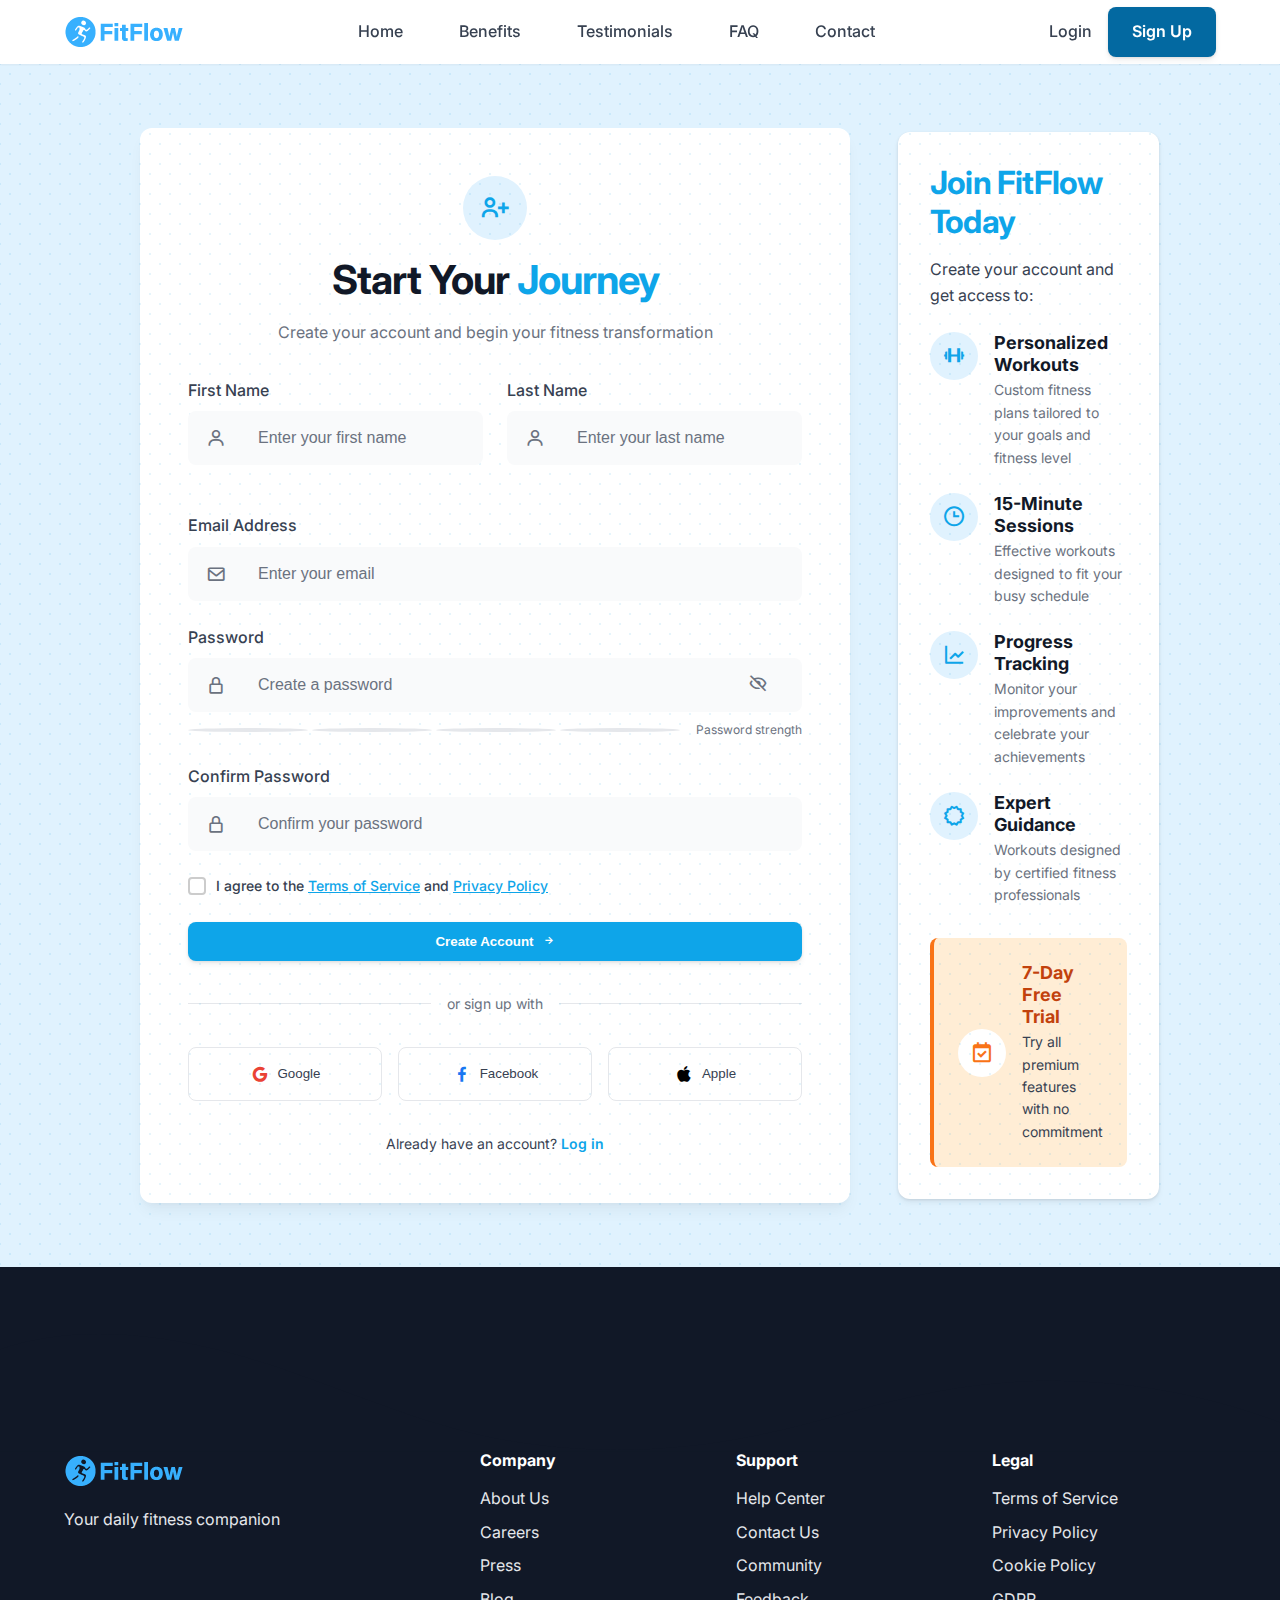
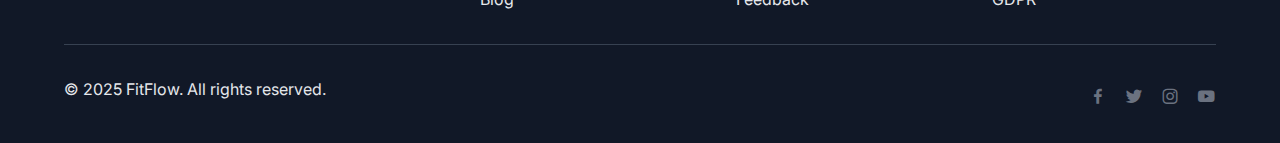
<file: signup.html>
<!DOCTYPE html>
<html lang="en">
<head>
    <meta charset="UTF-8">
    <meta name="viewport" content="width=device-width, initial-scale=1.0">
    <title>Sign Up - FitFlow</title>
    <link rel="icon" href="assets/favicon.png" type="image/png">
    <link href="https://unpkg.com/boxicons@2.1.4/css/boxicons.min.css" rel="stylesheet">
    <link href="https://fonts.googleapis.com/css2?family=Inter:wght@300;400;500;600;700&display=swap" rel="stylesheet">
    <link rel="stylesheet" href="style-signup.css">
</head>
<body>
    <!-- Header -->
    <header class="header">
        <div class="container">
            <div class="header-content">
                <div class="logo">
                    <img src="assets/fitflow-logo.png" alt="FitFlow Logo">
                </div>
                
                <nav class="nav-desktop">
                    <a href="index.html" class="nav-link">Home</a>
                    <a href="index.html#benefits" class="nav-link">Benefits</a>
                    <a href="index.html#testimonials" class="nav-link">Testimonials</a>
                    <a href="faq.html" class="nav-link">FAQ</a>
                    <a href="contact.html" class="nav-link">Contact</a>
                </nav>
                
                <div class="auth-buttons">
                    <a href="login.html" class="btn-login">Login</a>
                    <a href="signup.html" class="btn btn-primary active">Sign Up</a>
                </div>
                
                <div class="mobile-menu-button">
                    <i class='bx bx-menu'></i>
                </div>
            </div>
            
            <div class="mobile-menu">
                <a href="index.html" class="nav-link-mobile">Home</a>
                <a href="index.html#benefits" class="nav-link-mobile">Benefits</a>
                <a href="index.html#testimonials" class="nav-link-mobile">Testimonials</a>
                <a href="faq.html" class="nav-link-mobile">FAQ</a>
                <a href="contact.html" class="nav-link-mobile">Contact</a>
                <div class="auth-buttons-mobile">
                    <a href="login.html" class="btn-login-mobile">Login</a>
                    <a href="signup.html" class="btn btn-primary active">Sign Up</a>
                </div>
            </div>
        </div>
    </header>

    <!-- Signup Section -->
    <section class="signup-section">
        <div class="signup-particles"></div>
        <div class="container">
            <div class="signup-container">
                <div class="signup-card">
                    <div class="signup-header">
                        <div class="signup-icon">
                            <i class='bx bx-user-plus'></i>
                        </div>
                        <h1>Start Your <span class="highlight">Journey</span></h1>
                        <p class="signup-subtitle">Create your account and begin your fitness transformation</p>
                    </div>
                    
                    <form class="signup-form" id="signup-form">
                        <div class="form-row">
                            <div class="form-group">
                                <label for="first-name">First Name</label>
                                <div class="input-wrapper">
                                    <i class='bx bx-user'></i>
                                    <input type="text" id="first-name" name="first-name" placeholder="Enter your first name" required>
                                </div>
                            </div>
                            
                            <div class="form-group">
                                <label for="last-name">Last Name</label>
                                <div class="input-wrapper">
                                    <i class='bx bx-user'></i>
                                    <input type="text" id="last-name" name="last-name" placeholder="Enter your last name" required>
                                </div>
                            </div>
                        </div>
                        
                        <div class="form-group">
                            <label for="email">Email Address</label>
                            <div class="input-wrapper">
                                <i class='bx bx-envelope'></i>
                                <input type="email" id="email" name="email" placeholder="Enter your email" required>
                            </div>
                        </div>
                        
                        <div class="form-group">
                            <label for="password">Password</label>
                            <div class="input-wrapper">
                                <i class='bx bx-lock-alt'></i>
                                <input type="password" id="password" name="password" placeholder="Create a password" required>
                                <button type="button" class="password-toggle" aria-label="Toggle password visibility">
                                    <i class='bx bx-hide'></i>
                                </button>
                            </div>
                            <div class="password-strength">
                                <div class="strength-meter">
                                    <div class="strength-segment"></div>
                                    <div class="strength-segment"></div>
                                    <div class="strength-segment"></div>
                                    <div class="strength-segment"></div>
                                </div>
                                <span class="strength-text">Password strength</span>
                            </div>
                        </div>
                        
                        <div class="form-group">
                            <label for="confirm-password">Confirm Password</label>
                            <div class="input-wrapper">
                                <i class='bx bx-lock-alt'></i>
                                <input type="password" id="confirm-password" name="confirm-password" placeholder="Confirm your password" required>
                            </div>
                        </div>
                        
                        <div class="form-group terms-checkbox">
                            <label class="checkbox-container">
                                <input type="checkbox" id="terms" name="terms" required>
                                <span class="checkmark"></span>
                                <span class="checkbox-label">I agree to the <a href="terms.html">Terms of Service</a> and <a href="privacy.html">Privacy Policy</a></span>
                            </label>
                        </div>
                        
                        <button type="submit" class="btn btn-primary btn-block">
                            <span>Create Account</span>
                            <i class='bx bx-right-arrow-alt'></i>
                        </button>
                    </form>
                    
                    <div class="signup-divider">
                        <span>or sign up with</span>
                    </div>
                    
                    <div class="social-signup">
                        <button class="social-btn google">
                            <i class='bx bxl-google'></i>
                            <span>Google</span>
                        </button>
                        <button class="social-btn facebook">
                            <i class='bx bxl-facebook'></i>
                            <span>Facebook</span>
                        </button>
                        <button class="social-btn apple">
                            <i class='bx bxl-apple'></i>
                            <span>Apple</span>
                        </button>
                    </div>
                    
                    <div class="login-prompt">
                        <p>Already have an account? <a href="login.html">Log in</a></p>
                    </div>
                </div>
                
                <div class="signup-benefits">
                    <div class="benefits-card">
                        <h2>Join FitFlow Today</h2>
                        <p class="benefits-intro">Create your account and get access to:</p>
                        
                        <ul class="benefits-list">
                            <li>
                                <div class="benefit-icon">
                                    <i class='bx bx-dumbbell'></i>
                                </div>
                                <div class="benefit-content">
                                    <h3>Personalized Workouts</h3>
                                    <p>Custom fitness plans tailored to your goals and fitness level</p>
                                </div>
                            </li>
                            <li>
                                <div class="benefit-icon">
                                    <i class='bx bx-time'></i>
                                </div>
                                <div class="benefit-content">
                                    <h3>15-Minute Sessions</h3>
                                    <p>Effective workouts designed to fit your busy schedule</p>
                                </div>
                            </li>
                            <li>
                                <div class="benefit-icon">
                                    <i class='bx bx-line-chart'></i>
                                </div>
                                <div class="benefit-content">
                                    <h3>Progress Tracking</h3>
                                    <p>Monitor your improvements and celebrate your achievements</p>
                                </div>
                            </li>
                            <li>
                                <div class="benefit-icon">
                                    <i class='bx bx-certification'></i>
                                </div>
                                <div class="benefit-content">
                                    <h3>Expert Guidance</h3>
                                    <p>Workouts designed by certified fitness professionals</p>
                                </div>
                            </li>
                        </ul>
                        
                        <div class="trial-badge">
                            <div class="badge-icon">
                                <i class='bx bx-calendar-check'></i>
                            </div>
                            <div class="badge-content">
                                <h3>7-Day Free Trial</h3>
                                <p>Try all premium features with no commitment</p>
                            </div>
                        </div>
                    </div>
                </div>
            </div>
        </div>
    </section>

    <!-- Footer -->
    <footer class="footer">
        <div class="wave-divider footer-wave">
            <svg xmlns="http://www.w3.org/2000/svg" viewBox="0 0 1200 120" preserveAspectRatio="none">
                <path d="M321.39,56.44c58-10.79,114.16-30.13,172-41.86,82.39-16.72,168.19-17.73,250.45-.39C823.78,31,906.67,72,985.66,92.83c70.05,18.48,146.53,26.09,214.34,3V0H0V27.35A600.21,600.21,0,0,0,321.39,56.44Z"></path>
            </svg>
        </div>
        <div class="container">
            <div class="footer-content">
                <div class="footer-logo">
                    <img src="assets/fitflow-logo.png" alt="FitFlow Logo">
                    <p>Your daily fitness companion</p>
                </div>
                
                <div class="footer-links">
                    <div class="footer-column">
                        <h4>Company</h4>
                        <ul>
                            <li><a href="#">About Us</a></li>
                            <li><a href="#">Careers</a></li>
                            <li><a href="#">Press</a></li>
                            <li><a href="#">Blog</a></li>
                        </ul>
                    </div>
                    
                    <div class="footer-column">
                        <h4>Support</h4>
                        <ul>
                            <li><a href="#">Help Center</a></li>
                            <li><a href="contact.html">Contact Us</a></li>
                            <li><a href="#">Community</a></li>
                            <li><a href="#">Feedback</a></li>
                        </ul>
                    </div>
                    
                    <div class="footer-column">
                        <h4>Legal</h4>
                        <ul>
                            <li><a href="terms.html">Terms of Service</a></li>
                            <li><a href="privacy.html">Privacy Policy</a></li>
                            <li><a href="#">Cookie Policy</a></li>
                            <li><a href="#">GDPR</a></li>
                        </ul>
                    </div>
                </div>
            </div>
            
            <div class="footer-bottom">
                <p>&copy; 2025 FitFlow. All rights reserved.</p>
                <div class="footer-social">
                    <a href="#" aria-label="Facebook"><i class='bx bxl-facebook'></i></a>
                    <a href="#" aria-label="Twitter"><i class='bx bxl-twitter'></i></a>
                    <a href="#" aria-label="Instagram"><i class='bx bxl-instagram'></i></a>
                    <a href="#" aria-label="YouTube"><i class='bx bxl-youtube'></i></a>
                </div>
            </div>
        </div>
    </footer>

    <script>
        // Mobile menu toggle
        document.querySelector('.mobile-menu-button').addEventListener('click', function() {
            document.querySelector('.mobile-menu').classList.toggle('show');
        });
        
        // Password visibility toggle
        const passwordToggles = document.querySelectorAll('.password-toggle');
        
        passwordToggles.forEach(toggle => {
            toggle.addEventListener('click', function() {
                const passwordInput = this.previousElementSibling;
                const type = passwordInput.getAttribute('type') === 'password' ? 'text' : 'password';
                passwordInput.setAttribute('type', type);
                
                // Toggle icon
                const icon = this.querySelector('i');
                if (type === 'password') {
                    icon.classList.replace('bx-show', 'bx-hide');
                } else {
                    icon.classList.replace('bx-hide', 'bx-show');
                }
            });
        });
        
        // Password strength meter
        const passwordInput = document.getElementById('password');
        const strengthMeter = document.querySelector('.strength-meter');
        const strengthText = document.querySelector('.strength-text');
        const strengthSegments = document.querySelectorAll('.strength-segment');
        
        passwordInput.addEventListener('input', function() {
            const password = this.value;
            let strength = 0;
            
            // Check password length
            if (password.length >= 8) {
                strength += 1;
            }
            
            // Check for mixed case
            if (password.match(/[a-z]/) && password.match(/[A-Z]/)) {
                strength += 1;
            }
            
            // Check for numbers
            if (password.match(/\d/)) {
                strength += 1;
            }
            
            // Check for special characters
            if (password.match(/[^a-zA-Z\d]/)) {
                strength += 1;
            }
            
            // Update strength meter
            strengthSegments.forEach((segment, index) => {
                if (index < strength) {
                    segment.classList.add('active');
                } else {
                    segment.classList.remove('active');
                }
            });
            
            // Update strength text
            if (password.length === 0) {
                strengthText.textContent = 'Password strength';
                strengthText.className = 'strength-text';
            } else if (strength < 2) {
                strengthText.textContent = 'Weak';
                strengthText.className = 'strength-text weak';
            } else if (strength < 4) {
                strengthText.textContent = 'Medium';
                strengthText.className = 'strength-text medium';
            } else {
                strengthText.textContent = 'Strong';
                strengthText.className = 'strength-text strong';
            }
        });
        
        // Form submission
        document.getElementById('signup-form').addEventListener('submit', function(e) {
            e.preventDefault();
            
            // Check if passwords match
            const password = document.getElementById('password').value;
            const confirmPassword = document.getElementById('confirm-password').value;
            
            if (password !== confirmPassword) {
                alert('Passwords do not match!');
                return;
            }
            
            // Get form values
            const firstName = document.getElementById('first-name').value;
            const lastName = document.getElementById('last-name').value;
            const email = document.getElementById('email').value;
            const termsAccepted = document.getElementById('terms').checked;
            
            // Here you would typically send the data to your server
            console.log('Sign up attempt:', { firstName, lastName, email, password, termsAccepted });
            
            // For demo purposes, show a success message
            alert('Account created successfully! Redirecting to your dashboard...');
            
            // In a real application, you would redirect to the dashboard or handle errors
            // window.location.href = 'dashboard.html';
        });
        
        // Add animation to form inputs
        const formInputs = document.querySelectorAll('.form-group input');
        
        formInputs.forEach(input => {
            input.addEventListener('focus', function() {
                this.parentElement.classList.add('input-focus');
            });
            
            input.addEventListener('blur', function() {
                this.parentElement.classList.remove('input-focus');
            });
        });
    </script>
</body>
</html>
</file>
<file: styles.css>
/* FitFlow Landing Page - CSS v1 */

/* ===== Base & Variables ===== */
:root {
    /* Color Palette */
    --color-primary: #0ea5e9;
    --color-primary-light: #e0f2fe;
    --color-primary-dark: #0369a1;
    
    --color-secondary: #ec4899;
    --color-secondary-light: #fce7f3;
    --color-secondary-dark: #be185d;
    
    --color-accent: #f97316;
    --color-accent-light: #ffedd5;
    --color-accent-dark: #c2410c;
    
    --color-dark: #111827;
    --color-gray-dark: #374151;
    --color-gray: #6b7280;
    --color-gray-light: #e5e7eb;
    --color-light: #f9fafb;
    --color-white: #ffffff;
    
    /* Spacing */
    --space-xs: 0.25rem;
    --space-sm: 0.5rem;
    --space-md: 1rem;
    --space-lg: 1.5rem;
    --space-xl: 2rem;
    --space-2xl: 3rem;
    --space-3xl: 4rem;
    
    /* Borders & Shadows */
    --radius-sm: 0.25rem;
    --radius-md: 0.5rem;
    --radius-lg: 0.75rem;
    --radius-xl: 1rem;
    --radius-full: 50%;
    
    --shadow-sm: 0 1px 3px rgba(0,0,0,0.12), 0 1px 2px rgba(0,0,0,0.08);
    --shadow-md: 0 4px 6px rgba(0,0,0,0.1), 0 1px 3px rgba(0,0,0,0.08);
    --shadow-lg: 0 10px 15px -3px rgba(0,0,0,0.1), 0 4px 6px -2px rgba(0,0,0,0.05);
    
    /* Transitions */
    --transition-fast: 0.2s ease;
    --transition-normal: 0.3s ease;
  }
  
  /* Reset & Base Styles */
  * {
    margin: 0;
    padding: 0;
    box-sizing: border-box;
  }
  
  html {
    scroll-behavior: smooth;
  }
  
  body {
    font-family: 'Inter', sans-serif;
    line-height: 1.6;
    color: var(--color-gray-dark);
    background-color: var(--color-light);
  }
  
  img {
    max-width: 100%;
    height: auto;
    display: block;
  }
  
  a {
    text-decoration: none;
    color: inherit;
    transition: color var(--transition-fast);
  }
  
  ul {
    list-style: none;
  }
  
  /* ===== Layout ===== */
  .container {
    width: 100%;
    max-width: 1200px;
    margin: 0 auto;
    padding: 0 var(--space-lg);
  }
  
  section {
    padding: var(--space-3xl) 0;
  }
  
  /* ===== Typography ===== */
  h1, h2, h3, h4, h5, h6 {
    font-weight: 700;
    line-height: 1.2;
    color: var(--color-dark);
  }
  
  h1 {
    font-size: clamp(2rem, 5vw, 3.5rem);
    margin-bottom: var(--space-lg);
  }
  
  h2 {
    font-size: clamp(1.75rem, 4vw, 2.5rem);
    margin-bottom: var(--space-lg);
  }
  
  h3 {
    font-size: clamp(1.25rem, 3vw, 1.75rem);
    margin-bottom: var(--space-md);
  }
  
  p {
    margin-bottom: var(--space-md);
  }
  
  .text-center {
    text-align: center;
  }
  
  .gradient-text {
    background: linear-gradient(90deg, var(--color-primary), var(--color-secondary));
    -webkit-background-clip: text;
    background-clip: text;
    -webkit-text-fill-color: transparent;
    color: transparent;
    display: inline-block;
  }
  
  .section-header {
    text-align: center;
    max-width: 800px;
    margin: 0 auto var(--space-2xl);
  }
  
  .section-title {
    margin-bottom: var(--space-md);
  }
  
  .section-description {
    font-size: 1.125rem;
    color: var(--color-gray);
    max-width: 600px;
    margin: 0 auto;
  }
  
  /* ===== Components ===== */
  /* Buttons */
  .btn {
    display: inline-block;
    padding: 0.75rem 1.5rem;
    border-radius: var(--radius-md);
    font-weight: 600;
    text-align: center;
    cursor: pointer;
    transition: all var(--transition-normal);
    border: none;
  }
  
  .btn-primary {
    background: linear-gradient(90deg, var(--color-primary), var(--color-secondary));
    color: var(--color-white);
    box-shadow: var(--shadow-md);
  }
  
  .btn-primary:hover {
    transform: translateY(-3px);
    box-shadow: var(--shadow-lg);
  }
  
  .btn-secondary {
    background-color: var(--color-white);
    color: var(--color-gray-dark);
    border: 1px solid var(--color-gray-light);
  }
  
  .btn-secondary:hover {
    border-color: var(--color-primary);
    color: var(--color-primary);
    transform: translateY(-3px);
    box-shadow: var(--shadow-sm);
  }
  
  .btn-large {
    padding: 1rem 2rem;
    font-size: 1.125rem;
  }
  
  .btn-outline {
    background-color: transparent;
    color: var(--color-white);
    border: 2px solid var(--color-white);
  }
  
  .btn-outline:hover {
    background-color: var(--color-white);
    color: transparent;
    background-clip: text;
    -webkit-background-clip: text;
    background-image: linear-gradient(90deg, var(--color-primary), var(--color-secondary));
    transform: translateY(-3px);
    box-shadow: var(--shadow-md);
  }
  
  /* Cards */
  .card {
    background-color: var(--color-white);
    border-radius: var(--radius-lg);
    padding: var(--space-xl);
    box-shadow: var(--shadow-md);
    transition: transform var(--transition-normal), box-shadow var(--transition-normal);
  }
  
  .card:hover {
    transform: translateY(-5px);
    box-shadow: var(--shadow-lg);
  }
  
  /* ===== Header ===== */
  .header {
    background-color: var(--color-white);
    box-shadow: var(--shadow-sm);
    position: sticky;
    top: 0;
    z-index: 100;
  }
  
  .header-content {
    display: flex;
    justify-content: space-between;
    align-items: center;
    height: 4rem;
  }
  
  .logo img {
    height: 2.5rem;
  }
  
  .nav-desktop {
    display: none;
  }
  
  .nav-link {
    padding: var(--space-sm) var(--space-md);
    margin: 0 var(--space-xs);
    color: var(--color-dark);
    font-weight: 500;
    position: relative;
  }
  
  .nav-link:hover {
    color: var(--color-primary);
  }
  
  .nav-link::after {
    content: '';
    position: absolute;
    bottom: 0;
    left: 50%;
    width: 0;
    height: 2px;
    background: linear-gradient(90deg, var(--color-primary), var(--color-secondary));
    transition: width var(--transition-normal), left var(--transition-normal);
  }
  
  .nav-link:hover::after {
    width: 100%;
    left: 0;
  }
  
  .auth-buttons {
    display: none;
  }
  
  .mobile-menu-button {
    display: block;
    font-size: 1.5rem;
    color: var(--color-gray);
    cursor: pointer;
  }
  
  .mobile-menu-button:hover {
    color: var(--color-dark);
  }
  
  .mobile-menu {
    display: none;
    padding: var(--space-md) 0;
  }
  
  .mobile-menu.show {
    display: block;
  }
  
  .nav-link-mobile {
    display: block;
    padding: var(--space-md) var(--space-sm);
    color: var(--color-dark);
    font-weight: 500;
  }
  
  .nav-link-mobile:hover {
    color: var(--color-primary);
  }
  
  .auth-buttons-mobile {
    display: flex;
    margin-top: var(--space-md);
    padding: 0 var(--space-sm);
  }
  
  /* ===== Hero Section ===== */
  .hero {
    background: linear-gradient(135deg, var(--color-primary-light) 0%, var(--color-secondary-light) 100%);
    padding: var(--space-3xl) 0;
  }
  
  .hero-content {
    display: flex;
    flex-direction: column;
    align-items: center;
    gap: var(--space-2xl);
  }
  
  .hero-text {
    text-align: center;
  }
  
  .hero-description {
    font-size: 1.125rem;
    color: var(--color-gray);
    margin-bottom: var(--space-xl);
    max-width: 600px;
    margin-left: auto;
    margin-right: auto;
  }
  
  .hero-buttons {
    display: flex;
    flex-direction: column;
    gap: var(--space-md);
  }
  
  .hero-image img {
    border-radius: var(--radius-lg);
    box-shadow: var(--shadow-lg);
    transition: transform var(--transition-normal);
  }
  
  .hero-image img:hover {
    transform: scale(1.03);
  }
  
  /* ===== Benefits Section ===== */
  .benefits {
    background-color: var(--color-white);
  }
  
  .benefits-grid {
    display: grid;
    grid-template-columns: 1fr;
    gap: var(--space-xl);
  }
  
  .benefit-card {
    border-radius: var(--radius-lg);
    padding: var(--space-xl);
    text-align: center;
    transition: transform var(--transition-normal);
  }
  
  .benefit-primary {
    background: linear-gradient(to bottom right, var(--color-primary-light), var(--color-white));
    border-top: 4px solid var(--color-primary);
  }
  
  .benefit-secondary {
    background: linear-gradient(to bottom right, var(--color-secondary-light), var(--color-white));
    border-top: 4px solid var(--color-secondary);
  }
  
  .benefit-accent {
    background: linear-gradient(to bottom right, var(--color-accent-light), var(--color-white));
    border-top: 4px solid var(--color-accent);
  }
  
  .benefit-icon {
    display: inline-flex;
    align-items: center;
    justify-content: center;
    width: 4rem;
    height: 4rem;
    border-radius: var(--radius-full);
    margin-bottom: var(--space-md);
    font-size: 1.75rem;
  }
  
  .benefit-icon-primary {
    background-color: var(--color-primary);
    color: var(--color-white);
  }
  
  .benefit-icon-secondary {
    background-color: var(--color-secondary);
    color: var(--color-white);
  }
  
  .benefit-icon-accent {
    background-color: var(--color-accent);
    color: var(--color-white);
  }
  
  .benefit-description {
    color: var(--color-gray);
  }
  
  /* ===== Testimonials Section ===== */
  .testimonials {
    background: linear-gradient(to bottom right, var(--color-light), var(--color-primary-light));
  }
  
  .testimonials-grid {
    display: grid;
    grid-template-columns: 1fr;
    gap: var(--space-xl);
  }
  
  .testimonial-card {
    background-color: var(--color-white);
    border-radius: var(--radius-lg);
    padding: var(--space-xl);
    box-shadow: var(--shadow-md);
  }
  
  .testimonial-primary {
    border-left: 4px solid var(--color-primary);
  }
  
  .testimonial-secondary {
    border-left: 4px solid var(--color-secondary);
  }
  
  .testimonial-accent {
    border-left: 4px solid var(--color-accent);
  }
  
  .testimonial-header {
    display: flex;
    align-items: center;
    margin-bottom: var(--space-md);
  }
  
  .testimonial-avatar {
    width: 3rem;
    height: 3rem;
    border-radius: var(--radius-full);
    margin-right: var(--space-md);
  }
  
  .testimonial-name {
    font-size: 1.125rem;
    font-weight: 600;
  }
  
  .testimonial-role {
    font-size: 0.875rem;
  }
  
  .testimonial-role-primary {
    color: var(--color-primary);
  }
  
  .testimonial-role-secondary {
    color: var(--color-secondary);
  }
  
  .testimonial-role-accent {
    color: var(--color-accent);
  }
  
  .testimonial-text {
    color: var(--color-gray);
    font-style: italic;
    margin-bottom: var(--space-md);
  }
  
  .testimonial-rating {
    display: flex;
    font-size: 1.25rem;
  }
  
  .testimonial-rating-primary {
    color: var(--color-primary);
  }
  
  .testimonial-rating-secondary {
    color: var(--color-secondary);
  }
  
  .testimonial-rating-accent {
    color: var(--color-accent);
  }
  
  /* ===== FAQ Section ===== */
  .faq {
    background-color: var(--color-white);
  }
  
  .faq-container {
    max-width: 800px;
    margin: 0 auto;
  }
  
  .faq-item {
    margin-bottom: var(--space-md);
  }
  
  .accordion-button {
    display: flex;
    justify-content: space-between;
    align-items: center;
    width: 100%;
    padding: var(--space-lg);
    border-radius: var(--radius-lg);
    font-size: 1.125rem;
    font-weight: 500;
    color: var(--color-dark);
    text-align: left;
    cursor: pointer;
    border: none;
    outline: none;
    transition: background-color var(--transition-normal);
  }
  
  .accordion-primary {
    background: linear-gradient(to right, var(--color-primary-light), var(--color-white));
  }
  
  .accordion-primary:hover {
    background: linear-gradient(to right, var(--color-primary-light), var(--color-white));
    opacity: 0.9;
  }
  
  .accordion-secondary {
    background: linear-gradient(to right, var(--color-secondary-light), var(--color-white));
  }
  
  .accordion-secondary:hover {
    background: linear-gradient(to right, var(--color-secondary-light), var(--color-white));
    opacity: 0.9;
  }
  
  .accordion-accent {
    background: linear-gradient(to right, var(--color-accent-light), var(--color-white));
  }
  
  .accordion-accent:hover {
    background: linear-gradient(to right, var(--color-accent-light), var(--color-white));
    opacity: 0.9;
  }
  
  .accordion-button i {
    font-size: 1.5rem;
    transition: transform var(--transition-normal);
  }
  
  .accordion-button i.bx-chevron-up {
    transform: rotate(180deg);
  }
  
  .accordion-content {
    max-height: 0;
    overflow: hidden;
    transition: max-height var(--transition-normal);
    background-color: var(--color-white);
    border-radius: 0 0 var(--radius-lg) var(--radius-lg);
  }
  
  .accordion-content.active {
    max-height: 200px;
  }
  
  .accordion-text {
    padding: var(--space-md) var(--space-lg);
    color: var(--color-gray);
  }
  
  /* ===== CTA Section ===== */
  .cta {
    background: linear-gradient(135deg, var(--color-primary) 0%, var(--color-secondary) 100%);
    color: var(--color-white);
    text-align: center;
  }
  
  .cta-title {
    color: var(--color-white);
  }
  
  .cta-description {
    color: rgba(255, 255, 255, 0.9);
    font-size: 1.25rem;
    margin-bottom: var(--space-xl);
    max-width: 600px;
    margin-left: auto;
    margin-right: auto;
  }
  
  /* ===== Footer ===== */
  .footer {
    background-color: var(--color-dark);
    color: var(--color-gray-light);
    padding: var(--space-xl) 0;
  }
  
  .footer-content {
    display: flex;
    flex-direction: column;
    align-items: center;
    gap: var(--space-md);
  }
  
  .footer-links {
    display: flex;
    gap: var(--space-xl);
  }
  
  .footer-link:hover {
    color: var(--color-primary);
  }
  
  .footer-link:nth-child(2):hover {
    color: var(--color-secondary);
  }
  
  .footer-link:nth-child(3):hover {
    color: var(--color-accent);
  }
  
  /* ===== Responsive Design ===== */
  @media (min-width: 640px) {
    .hero-buttons {
      flex-direction: row;
    }
  }
  
  @media (min-width: 768px) {
    .nav-desktop {
      display: flex;
      gap: var(--space-md);
    }
    
    .auth-buttons {
      display: flex;
      align-items: center;
      gap: var(--space-md);
    }
    
    .mobile-menu-button {
      display: none;
    }
    
    .hero-content {
      flex-direction: row;
      text-align: left;
    }
    
    .hero-text {
      flex: 1;
      text-align: left;
    }
    
    .hero-description {
      margin-left: 0;
    }
    
    .hero-image {
      flex: 1;
    }
    
    .benefits-grid {
      grid-template-columns: repeat(3, 1fr);
    }
    
    .testimonials-grid {
      grid-template-columns: repeat(3, 1fr);
    }
    
    .footer-content {
      flex-direction: row;
      justify-content: space-between;
    }
  }
  
  /* ===== Animations ===== */
  @keyframes fadeIn {
    from {
      opacity: 0;
      transform: translateY(20px);
    }
    to {
      opacity: 1;
      transform: translateY(0);
    }
  }
  
  .animate-fade-in {
    animation: fadeIn 0.5s ease-out forwards;
  }
  
  /* ===== Utility Classes ===== */
  .mt-1 { margin-top: var(--space-xs); }
  .mt-2 { margin-top: var(--space-sm); }
  .mt-3 { margin-top: var(--space-md); }
  .mt-4 { margin-top: var(--space-lg); }
  .mt-5 { margin-top: var(--space-xl); }
  
  .mb-1 { margin-bottom: var(--space-xs); }
  .mb-2 { margin-bottom: var(--space-sm); }
  .mb-3 { margin-bottom: var(--space-md); }
  .mb-4 { margin-bottom: var(--space-lg); }
  .mb-5 { margin-bottom: var(--space-xl); }
  
  .flex { display: flex; }
  .items-center { align-items: center; }
  .justify-between { justify-content: space-between; }
  .flex-col { flex-direction: column; }
  .gap-1 { gap: var(--space-xs); }
  .gap-2 { gap: var(--space-sm); }
  .gap-3 { gap: var(--space-md); }
  .gap-4 { gap: var(--space-lg); }
</file>
<file: style-login.css>
/* ===== Base & Variables ===== */
:root {
    /* Color Palette */
    --color-primary: #0ea5e9;
    --color-primary-light: #e0f2fe;
    --color-primary-dark: #0369a1;
  
    --color-secondary: #ec4899;
    --color-secondary-light: #fce7f3;
    --color-secondary-dark: #be185d;
  
    --color-accent: #f97316;
    --color-accent-light: #ffedd5;
    --color-accent-dark: #c2410c;
  
    --color-dark: #111827;
    --color-gray-dark: #374151;
    --color-gray: #6b7280;
    --color-gray-light: #e5e7eb;
    --color-light: #f9fafb;
    --color-white: #ffffff;
  
    /* Social Colors */
    --color-google: #ea4335;
    --color-facebook: #1877f2;
    --color-apple: #000000;
  
    /* Success/Error Colors */
    --color-success: #10b981;
    --color-warning: #f59e0b;
    --color-error: #ef4444;
    
/* Checkbox container */
    .checkbox-container {
      display: flex;
      align-items: center;
      cursor: pointer;
      position: relative;
      padding-left: 28px;
      font-size: 14px;
      user-select: none;
  }
  
  /* Hide native checkbox */
  .checkbox-container input[type="checkbox"] {
      position: absolute;
      opacity: 0;
      cursor: pointer;
  }
  
  /* Custom box */
  .checkmark {
      position: absolute;
      top: 50%;
      left: 0;
      transform: translateY(-50%);
      height: 18px;
      width: 18px;
      background-color: #fff;
      border: 2px solid #ccc;
      border-radius: 4px;
      transition: background-color 0.3s, border-color 0.3s;
  }
  
  /* When checked: change background and border */
  .checkbox-container input:checked ~ .checkmark {
      background-color: #0ea5e9;
      border-color: #0f0f0f14;
  }  
  
    /* Spacing */
    --space-xs: 0.25rem;
    --space-sm: 0.5rem;
    --space-md: 1rem;
    --space-lg: 1.5rem;
    --space-xl: 2rem;
    --space-2xl: 3rem;
    --space-3xl: 4rem;
  
    /* Borders & Shadows */
    --radius-sm: 0.25rem;
    --radius-md: 0.5rem;
    --radius-lg: 0.75rem;
    --radius-xl: 1rem;
    --radius-full: 50%;
  
    --shadow-sm: 0 1px 2px rgba(0, 0, 0, 0.05);
    --shadow-md: 0 4px 6px rgba(0, 0, 0, 0.05), 0 1px 3px rgba(0, 0, 0, 0.1);
    --shadow-lg: 0 10px 15px -3px rgba(0, 0, 0, 0.05), 0 4px 6px -2px rgba(0, 0, 0, 0.025);
  
    /* Transitions */
    --transition-fast: 0.2s ease;
    --transition-normal: 0.3s ease;
  }
  
  /* ===== Reset & Base Styles ===== */
  * {
    margin: 0;
    padding: 0;
    box-sizing: border-box;
  }
  
  html {
    scroll-behavior: smooth;
    scroll-padding-top: 100px;
  }
  
  body {
    font-family: "Inter", sans-serif;
    line-height: 1.6;
    color: var(--color-gray-dark);
    background-color: var(--color-white);
  }
  
  img {
    max-width: 100%;
    height: auto;
    display: block;
  }
  
  a {
    text-decoration: none;
    color: var(--color-primary);
    transition: color var(--transition-fast);
  }
  
  a:hover {
    color: var(--color-primary-dark);
  }
  
  ul {
    list-style: none;
  }
  
  /* ===== Layout ===== */
  .container {
    width: 100%;
    max-width: 1200px;
    margin: 0 auto;
    padding: 0 var(--space-lg);
  }
  
  section {
    padding: var(--space-xl) 0;
  }
  
  /* ===== Typography ===== */
  h1,
  h2,
  h3,
  h4,
  h5,
  h6 {
    font-weight: 700;
    line-height: 1.2;
    color: var(--color-dark);
    margin-bottom: var(--space-md);
  }
  
  h1 {
    font-size: clamp(2rem, 4vw, 2.5rem);
    letter-spacing: -0.025em;
  }
  
  h2 {
    font-size: clamp(1.5rem, 3vw, 2rem);
    letter-spacing: -0.025em;
  }
  
  h3 {
    font-size: clamp(1.25rem, 2vw, 1.5rem);
  }
  
  p {
    margin-bottom: var(--space-md);
  }
  
  .highlight {
    color: var(--color-primary);
    position: relative;
    display: inline-block;
  }
  
  .highlight::after {
    content: "";
    position: absolute;
    bottom: 0;
    left: 0;
    width: 100%;
    height: 30%;
    background-color: var(--color-primary-light);
    z-index: -1;
    transform: rotate(-2deg);
  }
  
  /* ===== Header ===== */
  .header {
    background-color: var(--color-white);
    box-shadow: var(--shadow-sm);
    position: sticky;
    top: 0;
    z-index: 100;
  }
  
  .header-content {
    display: flex;
    justify-content: space-between;
    align-items: center;
    height: 4rem;
  }
  
  .logo img {
    height: 2.5rem;
  }
  
  .nav-desktop {
    display: none;
  }
  
  .nav-link {
    padding: var(--space-sm) var(--space-md);
    margin: 0 var(--space-xs);
    color: var(--color-gray-dark);
    font-weight: 500;
    position: relative;
  }
  
  .nav-link:hover,
  .nav-link.active {
    color: var(--color-primary);
  }
  
  .nav-link::after {
    content: "";
    position: absolute;
    bottom: 0;
    left: 50%;
    width: 0;
    height: 2px;
    background-color: var(--color-primary);
    transition: width var(--transition-normal), left var(--transition-normal);
  }
  
  .nav-link:hover::after,
  .nav-link.active::after {
    width: 100%;
    left: 0;
  }
  
  .auth-buttons {
    display: none;
  }
  
  .btn-login {
    color: var(--color-gray-dark);
    font-weight: 500;
    margin-right: var(--space-md);
    position: relative;
  }
  
  .btn-login:hover,
  .btn-login.active {
    color: var(--color-primary);
  }
  
  .btn-login.active::after {
    content: "";
    position: absolute;
    bottom: -5px;
    left: 0;
    width: 100%;
    height: 2px;
    background-color: var(--color-primary);
  }
  
  .mobile-menu-button {
    display: block;
    font-size: 1.5rem;
    color: var(--color-gray);
    cursor: pointer;
  }
  
  .mobile-menu-button:hover {
    color: var(--color-dark);
  }
  
  .mobile-menu {
    display: none;
    padding: var(--space-md) 0;
    background-color: var(--color-white);
    border-top: 1px solid var(--color-gray-light);
  }
  
  .mobile-menu.show {
    display: block;
  }
  
  .nav-link-mobile {
    display: block;
    padding: var(--space-md) var(--space-sm);
    color: var(--color-gray-dark);
    font-weight: 500;
  }
  
  .nav-link-mobile:hover,
  .nav-link-mobile.active {
    color: var(--color-primary);
    background-color: var(--color-light);
  }
  
  .auth-buttons-mobile {
    display: flex;
    margin-top: var(--space-md);
    padding: 0 var(--space-sm);
  }
  
  .btn-login-mobile {
    color: var(--color-gray-dark);
    font-weight: 500;
    padding: var(--space-sm) var(--space-md);
    margin-right: var(--space-md);
  }
  
  .btn-login-mobile.active {
    color: var(--color-primary);
    font-weight: 600;
  }
  
  /* ===== Buttons ===== */
  .btn {
    display: inline-flex;
    align-items: center;
    justify-content: center;
    padding: 0.75rem 1.5rem;
    border-radius: var(--radius-md);
    font-weight: 600;
    text-align: center;
    cursor: pointer;
    transition: all var(--transition-normal);
    border: none;
    gap: var(--space-sm);
  }
  
  .btn-primary {
    background-color: var(--color-primary);
    color: var(--color-white);
    box-shadow: var(--shadow-md);
  }
  
  .btn-primary:hover {
    background-color: var(--color-primary-dark);
    transform: translateY(-3px);
    box-shadow: var(--shadow-lg);
  }
  
  .btn-block {
    width: 100%;
  }
  
  /* ===== Login Section ===== */
  .login-section {
    min-height: calc(100vh - 4rem - 300px); /* Subtract header and approximate footer height */
    display: flex;
    align-items: center;
    padding: var(--space-3xl) 0;
    position: relative;
    background-color: var(--color-primary-light);
    overflow: hidden;
  }
  
  .login-particles {
    position: absolute;
    top: 0;
    left: 0;
    width: 100%;
    height: 100%;
    background-image: radial-gradient(var(--color-primary) 1px, transparent 1px),
      radial-gradient(var(--color-primary) 1px, transparent 1px);
    background-size: 20px 20px;
    background-position: 0 0, 10px 10px;
    opacity: 0.1;
    animation: particles 20s linear infinite;
  }
  
  @keyframes particles {
    0% {
      transform: translateY(0);
    }
    100% {
      transform: translateY(-20px);
    }
  }
  
  .login-container {
    display: grid;
    grid-template-columns: 1fr;
    gap: var(--space-2xl);
    max-width: 1000px;
    margin: 0 auto;
  }
  
  .login-card {
    background-color: var(--color-white);
    border-radius: var(--radius-lg);
    padding: var(--space-2xl);
    box-shadow: var(--shadow-lg);
    animation: fadeIn 0.5s ease-out;
  }
  
  @keyframes fadeIn {
    from {
      opacity: 0;
      transform: translateY(20px);
    }
    to {
      opacity: 1;
      transform: translateY(0);
    }
  }
  
  .login-header {
    text-align: center;
    margin-bottom: var(--space-xl);
  }
  
  .login-icon {
    display: flex;
    align-items: center;
    justify-content: center;
    width: 4rem;
    height: 4rem;
    background-color: var(--color-primary-light);
    color: var(--color-primary);
    border-radius: var(--radius-full);
    margin: 0 auto var(--space-md);
    animation: pulse 2s infinite;
  }
  
  @keyframes pulse {
    0% {
      box-shadow: 0 0 0 0 rgba(14, 165, 233, 0.4);
    }
    70% {
      box-shadow: 0 0 0 10px rgba(14, 165, 233, 0);
    }
    100% {
      box-shadow: 0 0 0 0 rgba(14, 165, 233, 0);
    }
  }
  
  .login-icon i {
    font-size: 2rem;
  }
  
  .login-subtitle {
    color: var(--color-gray);
    margin-bottom: 0;
  }
  
  /* Login Form */
  .login-form {
    margin-bottom: var(--space-xl);
  }
  
  .form-group {
    margin-bottom: var(--space-lg);
  }
  
  .form-group label {
    display: block;
    margin-bottom: var(--space-sm);
    font-weight: 500;
    color: var(--color-gray-dark);
  }
  
  .password-label {
    display: flex;
    justify-content: space-between;
    align-items: center;
  }
  
  .forgot-password {
    font-size: 0.875rem;
    color: var(--color-primary);
  }
  
  .forgot-password:hover {
    text-decoration: underline;
  }
  
  .input-wrapper {
    position: relative;
    display: flex;
    align-items: center;
    background-color: var(--color-light);
    border-radius: var(--radius-md);
    border: 2px solid transparent;
    transition: all var(--transition-normal);
  }
  
  .input-wrapper.input-focus {
    border-color: var(--color-primary);
    background-color: var(--color-white);
    box-shadow: 0 0 0 3px rgba(14, 165, 233, 0.1);
  }
  
  .input-wrapper i {
    color: var(--color-gray);
    font-size: 1.25rem;
    padding: 0 var(--space-md);
  }
  
  .input-wrapper input {
    flex: 1;
    border: none;
    background: transparent;
    padding: var(--space-md);
    font-size: 1rem;
    color: var(--color-gray-dark);
    outline: none;
  }
  
  .input-wrapper input::placeholder {
    color: var(--color-gray);
  }
  
  .password-toggle {
    background: none;
    border: none;
    color: var(--color-gray);
    cursor: pointer;
    padding: 0 var(--space-md);
    font-size: 1.25rem;
    transition: color var(--transition-fast);
  }
  
  .password-toggle:hover {
    color: var(--color-primary);
  }
  
  /* Remember Me Checkbox */
  .remember-me {
    display: flex;
    align-items: center;
  }
  
  .checkbox-container {
    display: flex;
    align-items: center;
    position: relative;
    cursor: pointer;
    user-select: none;
  }
  
  .checkbox-container input {
    position: absolute;
    opacity: 0;
    cursor: pointer;
    height: 0;
    width: 0;
  }
  
  .checkmark {
    position: relative;
    height: 20px;
    width: 20px;
    background-color: var(--color-light);
    border-radius: var(--radius-sm);
    margin-right: var(--space-sm);
    transition: all var(--transition-fast);
  }
  
  .checkbox-container:hover input ~ .checkmark {
    background-color: var(--color-gray-light);
  }
  
  .checkbox-container input:checked ~ .checkmark {
    background-color: var(--color-primary);
  }
  
  .checkmark:after {
    content: "";
    position: absolute;
    display: none;
  }
  
  .checkbox-container input:checked ~ .checkmark:after {
    display: block;
  }
  
  .checkbox-container .checkmark:after {
    left: 7px;
    top: 3px;
    width: 5px;
    height: 10px;
    border: solid white;
    border-width: 0 2px 2px 0;
    transform: rotate(45deg);
  }
  
  .checkbox-label {
    font-size: 0.875rem;
    color: var(--color-gray-dark);
  }
  
  /* Login Divider */
  .login-divider {
    display: flex;
    align-items: center;
    margin: var(--space-xl) 0;
    color: var(--color-gray);
    font-size: 0.875rem;
  }
  
  .login-divider::before,
  .login-divider::after {
    content: "";
    flex: 1;
    height: 1px;
    background-color: var(--color-gray-light);
  }
  
  .login-divider span {
    padding: 0 var(--space-md);
  }
  
  /* Social Login */
  .social-login {
    display: grid;
    grid-template-columns: repeat(3, 1fr);
    gap: var(--space-md);
    margin-bottom: var(--space-xl);
  }
  
  .social-btn {
    display: flex;
    align-items: center;
    justify-content: center;
    gap: var(--space-sm);
    padding: var(--space-md);
    border-radius: var(--radius-md);
    border: 1px solid var(--color-gray-light);
    background-color: var(--color-white);
    color: var(--color-gray-dark);
    font-weight: 500;
    cursor: pointer;
    transition: all var(--transition-normal);
  }
  
  .social-btn:hover {
    transform: translateY(-3px);
    box-shadow: var(--shadow-md);
  }
  
  .social-btn i {
    font-size: 1.25rem;
  }
  
  .social-btn.google i {
    color: var(--color-google);
  }
  
  .social-btn.facebook i {
    color: var(--color-facebook);
  }
  
  .social-btn.apple i {
    color: var(--color-apple);
  }
  
  /* Signup Prompt */
  .signup-prompt {
    text-align: center;
  }
  
  .signup-prompt p {
    margin-bottom: 0;
    font-size: 0.875rem;
  }
  
  .signup-prompt a {
    font-weight: 600;
  }
  
  .signup-prompt a:hover {
    text-decoration: underline;
  }
  
  /* Login Features */
  .login-features {
    display: none;
  }
  
  .feature-card {
    background-color: var(--color-white);
    border-radius: var(--radius-lg);
    padding: var(--space-xl);
    box-shadow: var(--shadow-md);
    text-align: center;
    transition: all var(--transition-normal);
  }
  
  .feature-card:hover {
    transform: translateY(-5px);
    box-shadow: var(--shadow-lg);
  }
  
  .feature-icon {
    display: flex;
    align-items: center;
    justify-content: center;
    width: 3rem;
    height: 3rem;
    background-color: var(--color-primary-light);
    color: var(--color-primary);
    border-radius: var(--radius-full);
    margin: 0 auto var(--space-md);
  }
  
  .feature-icon i {
    font-size: 1.5rem;
  }
  
  .feature-card h3 {
    margin-bottom: var(--space-sm);
  }
  
  .feature-card p {
    color: var(--color-gray);
    margin-bottom: 0;
    font-size: 0.875rem;
  }
  
  /* ===== Footer ===== */
  .footer {
    background-color: var(--color-dark);
    color: var(--color-gray-light);
    padding: var(--space-2xl) 0 var(--space-lg);
    position: relative;
  }
  
  .footer-wave {
    position: relative;
    top: 1px;
    transform: rotate(180deg);
  }
  
  .footer-wave path {
    fill: var(--color-dark);
  }
  
  .footer-content {
    display: grid;
    grid-template-columns: 1fr;
    gap: var(--space-2xl);
    padding-bottom: var(--space-xl);
    border-bottom: 1px solid var(--color-gray-dark);
    margin-bottom: var(--space-xl);
  }
  
  .footer-logo img {
    margin-bottom: var(--space-md);
  }
  
  .footer-links {
    display: grid;
    grid-template-columns: repeat(auto-fit, minmax(160px, 1fr));
    gap: var(--space-xl);
  }
  
  .footer-column h4 {
    color: var(--color-white);
    margin-bottom: var(--space-md);
  }
  
  .footer-column ul {
    display: flex;
    flex-direction: column;
    gap: var(--space-sm);
  }
  
  .footer-column a {
    color: var(--color-gray-light);
    transition: color var(--transition-fast);
  }
  
  .footer-column a:hover {
    color: var(--color-white);
  }
  
  .footer-bottom {
    display: flex;
    flex-direction: column;
    align-items: center;
    gap: var(--space-md);
  }
  
  .footer-social {
    display: flex;
    gap: var(--space-md);
  }
  
  .footer-social a {
    color: var(--color-gray);
    font-size: 1.25rem;
    transition: all var(--transition-fast);
  }
  
  .footer-social a:hover {
    color: var(--color-white);
    transform: translateY(-3px);
  }
  
  /* ===== Responsive Design ===== */
  @media (min-width: 640px) {
    .social-login {
      grid-template-columns: repeat(3, 1fr);
    }
  }
  
  @media (min-width: 768px) {
    .nav-desktop {
      display: flex;
      gap: var(--space-md);
    }
  
    .auth-buttons {
      display: flex;
      align-items: center;
    }
  
    .mobile-menu-button {
      display: none;
    }
  
    .footer-bottom {
      flex-direction: row;
      justify-content: space-between;
    }
  }
  
  @media (min-width: 1024px) {
    .login-container {
      grid-template-columns: 1fr 1fr;
      align-items: center;
    }
  
    .login-features {
      display: grid;
      grid-template-columns: 1fr;
      gap: var(--space-lg);
    }
  
    .footer-content {
      grid-template-columns: 1fr 2fr;
    }
  }
  
  @media (min-width: 1280px) {
    .login-features {
      grid-template-columns: 1fr;
    }
  }
</file>
<file: style-privacy.css>
/* ===== Base & Variables ===== */
:root {
    /* Color Palette */
    --color-primary: #0ea5e9;
    --color-primary-light: #e0f2fe;
    --color-primary-dark: #0369a1;
  
    --color-secondary: #ec4899;
    --color-secondary-light: #fce7f3;
    --color-secondary-dark: #be185d;
  
    --color-accent: #f97316;
    --color-accent-light: #ffedd5;
    --color-accent-dark: #c2410c;
  
    --color-dark: #111827;
    --color-gray-dark: #374151;
    --color-gray: #6b7280;
    --color-gray-light: #e5e7eb;
    --color-light: #f9fafb;
    --color-white: #ffffff;
  
    /* Success/Error Colors */
    --color-success: #10b981;
    --color-warning: #f59e0b;
    --color-error: #ef4444;
  
    /* Spacing */
    --space-xs: 0.25rem;
    --space-sm: 0.5rem;
    --space-md: 1rem;
    --space-lg: 1.5rem;
    --space-xl: 2rem;
    --space-2xl: 3rem;
    --space-3xl: 4rem;
  
    /* Borders & Shadows */
    --radius-sm: 0.25rem;
    --radius-md: 0.5rem;
    --radius-lg: 0.75rem;
    --radius-xl: 1rem;
    --radius-full: 50%;
  
    --shadow-sm: 0 1px 2px rgba(0, 0, 0, 0.05);
    --shadow-md: 0 4px 6px rgba(0, 0, 0, 0.05), 0 1px 3px rgba(0, 0, 0, 0.1);
    --shadow-lg: 0 10px 15px -3px rgba(0, 0, 0, 0.05), 0 4px 6px -2px rgba(0, 0, 0, 0.025);
  
    /* Transitions */
    --transition-fast: 0.2s ease;
    --transition-normal: 0.3s ease;
  }
  
  /* ===== Reset & Base Styles ===== */
  * {
    margin: 0;
    padding: 0;
    box-sizing: border-box;
  }
  
  html {
    scroll-behavior: smooth;
    scroll-padding-top: 100px;
  }
  
  body {
    font-family: "Inter", sans-serif;
    line-height: 1.6;
    color: var(--color-gray-dark);
    background-color: var(--color-white);
  }
  
  img {
    max-width: 100%;
    height: auto;
    display: block;
  }
  
  a {
    text-decoration: none;
    color: var(--color-primary);
    transition: color var(--transition-fast);
  }
  
  a:hover {
    color: var(--color-primary-dark);
  }
  
  ul {
    list-style: none;
  }
  
  /* ===== Layout ===== */
  .container {
    width: 100%;
    max-width: 1200px;
    margin: 0 auto;
    padding: 0 var(--space-lg);
  }
  
  section {
    padding: var(--space-xl) 0;
  }
  
  /* ===== Typography ===== */
  h1,
  h2,
  h3,
  h4,
  h5,
  h6 {
    font-weight: 700;
    line-height: 1.2;
    color: var(--color-dark);
    margin-bottom: var(--space-md);
  }
  
  h1 {
    font-size: clamp(2.5rem, 5vw, 4rem);
    letter-spacing: -0.025em;
  }
  
  h2 {
    font-size: clamp(1.5rem, 3vw, 2rem);
    letter-spacing: -0.025em;
    padding-bottom: var(--space-sm);
    border-bottom: 1px solid var(--color-gray-light);
    display: flex;
    align-items: center;
    gap: var(--space-sm);
  }
  
  h3 {
    font-size: clamp(1.25rem, 2vw, 1.5rem);
  }
  
  p {
    margin-bottom: var(--space-md);
  }
  
  .highlight {
    color: var(--color-primary);
    position: relative;
    display: inline-block;
  }
  
  .highlight::after {
    content: "";
    position: absolute;
    bottom: 0;
    left: 0;
    width: 100%;
    height: 30%;
    background-color: var(--color-primary-light);
    z-index: -1;
    transform: rotate(-2deg);
  }
  
  /* ===== Header ===== */
  .header {
    background-color: var(--color-white);
    box-shadow: var(--shadow-sm);
    position: sticky;
    top: 0;
    z-index: 100;
  }
  
  .header-content {
    display: flex;
    justify-content: space-between;
    align-items: center;
    height: 4rem;
  }
  
  .logo img {
    height: 2.5rem;
  }
  
  .nav-desktop {
    display: none;
  }
  
  .nav-link {
    padding: var(--space-sm) var(--space-md);
    margin: 0 var(--space-xs);
    color: var(--color-gray-dark);
    font-weight: 500;
    position: relative;
  }
  
  .nav-link:hover,
  .nav-link.active {
    color: var(--color-primary);
  }
  
  .nav-link::after {
    content: "";
    position: absolute;
    bottom: 0;
    left: 50%;
    width: 0;
    height: 2px;
    background-color: var(--color-primary);
    transition: width var(--transition-normal), left var(--transition-normal);
  }
  
  .nav-link:hover::after,
  .nav-link.active::after {
    width: 100%;
    left: 0;
  }
  
  .auth-buttons {
    display: none;
  }
  
  .btn-login {
    color: var(--color-gray-dark);
    font-weight: 500;
    margin-right: var(--space-md);
  }
  
  .btn-login:hover {
    color: var(--color-primary);
  }
  
  .mobile-menu-button {
    display: block;
    font-size: 1.5rem;
    color: var(--color-gray);
    cursor: pointer;
  }
  
  .mobile-menu-button:hover {
    color: var(--color-dark);
  }
  
  .mobile-menu {
    display: none;
    padding: var(--space-md) 0;
    background-color: var(--color-white);
    border-top: 1px solid var(--color-gray-light);
  }
  
  .mobile-menu.show {
    display: block;
  }
  
  .nav-link-mobile {
    display: block;
    padding: var(--space-md) var(--space-sm);
    color: var(--color-gray-dark);
    font-weight: 500;
  }
  
  .nav-link-mobile:hover,
  .nav-link-mobile.active {
    color: var(--color-primary);
    background-color: var(--color-light);
  }
  
  .auth-buttons-mobile {
    display: flex;
    margin-top: var(--space-md);
    padding: 0 var(--space-sm);
  }
  
  .btn-login-mobile {
    color: var(--color-gray-dark);
    font-weight: 500;
    padding: var(--space-sm) var(--space-md);
    margin-right: var(--space-md);
  }
  
  /* ===== Buttons ===== */
  .btn {
    display: inline-block;
    padding: 0.75rem 1.5rem;
    border-radius: var(--radius-md);
    font-weight: 600;
    text-align: center;
    cursor: pointer;
    transition: all var(--transition-normal);
    border: none;
  }
  
  .btn-primary {
    background-color: var(--color-primary);
    color: var(--color-white);
    box-shadow: var(--shadow-md);
  }
  
  .btn-primary:hover {
    background-color: var(--color-primary-dark);
    transform: translateY(-3px);
    box-shadow: var(--shadow-lg);
  }
  
  .btn-outline {
    background-color: transparent;
    color: var(--color-primary);
    border: 2px solid var(--color-primary);
  }
  
  .btn-outline:hover {
    background-color: var(--color-primary);
    color: var(--color-white);
    transform: translateY(-3px);
  }
  
  .btn-sm {
    padding: 0.5rem 1rem;
    font-size: 0.875rem;
  }
  
  /* ===== Privacy Hero ===== */
  .privacy-hero {
    background-color: var(--color-primary-light);
    padding: var(--space-3xl) 0;
    text-align: center;
    position: relative;
    overflow: hidden;
  }
  
  .privacy-particles {
    position: absolute;
    top: 0;
    left: 0;
    width: 100%;
    height: 100%;
    background-image: radial-gradient(var(--color-primary) 1px, transparent 1px),
      radial-gradient(var(--color-primary) 1px, transparent 1px);
    background-size: 20px 20px;
    background-position: 0 0, 10px 10px;
    opacity: 0.1;
    animation: particles 20s linear infinite;
  }
  
  @keyframes particles {
    0% {
      transform: translateY(0);
    }
    100% {
      transform: translateY(-20px);
    }
  }
  
  .privacy-hero-content {
    max-width: 800px;
    margin: 0 auto;
    position: relative;
    z-index: 2;
  }
  
  .hero-icon-container {
    position: relative;
    width: 100px;
    height: 100px;
    margin: 0 auto var(--space-xl);
  }
  
  .hero-icon-container::before {
    content: "";
    position: absolute;
    top: 50%;
    left: 50%;
    transform: translate(-50%, -50%);
    width: 100px;
    height: 100px;
    background-color: rgba(14, 165, 233, 0.1);
    border-radius: var(--radius-full);
    animation: pulse 2s ease-in-out infinite;
  }
  
  .hero-icon-container::after {
    content: "";
    position: absolute;
    top: 50%;
    left: 50%;
    transform: translate(-50%, -50%);
    width: 80px;
    height: 80px;
    background-color: rgba(14, 165, 233, 0.2);
    border-radius: var(--radius-full);
    animation: pulse 2s ease-in-out infinite 0.3s;
  }
  
  .hero-icon {
    position: relative;
    display: flex;
    align-items: center;
    justify-content: center;
    width: 60px;
    height: 60px;
    background-color: var(--color-primary);
    color: var(--color-white);
    border-radius: var(--radius-full);
    margin: 0 auto;
    z-index: 2;
    animation: float 3s ease-in-out infinite;
  }
  
  .hero-icon i {
    font-size: 2rem;
  }
  
  @keyframes pulse {
    0% {
      transform: translate(-50%, -50%) scale(0.8);
      opacity: 0.8;
    }
    50% {
      transform: translate(-50%, -50%) scale(1);
      opacity: 0.5;
    }
    100% {
      transform: translate(-50%, -50%) scale(0.8);
      opacity: 0.8;
    }
  }
  
  @keyframes float {
    0% {
      transform: translateY(0);
    }
    50% {
      transform: translateY(-10px);
    }
    100% {
      transform: translateY(0);
    }
  }
  
  .subtitle {
    font-size: 1.25rem;
    color: var(--color-gray);
    margin-bottom: var(--space-lg);
  }
  
  .hero-badges {
    display: flex;
    justify-content: center;
    gap: var(--space-lg);
    flex-wrap: wrap;
    margin-top: var(--space-xl);
  }
  
  .badge {
    display: flex;
    align-items: center;
    gap: var(--space-sm);
    background-color: var(--color-white);
    padding: var(--space-sm) var(--space-md);
    border-radius: var(--radius-full);
    box-shadow: var(--shadow-md);
    font-weight: 500;
    transition: all var(--transition-normal);
  }
  
  .badge:hover {
    transform: translateY(-3px);
    box-shadow: var(--shadow-lg);
  }
  
  .badge i {
    color: var(--color-primary);
    font-size: 1.25rem;
  }
  
  .wave-divider {
    position: absolute;
    bottom: 0;
    left: 0;
    width: 100%;
    overflow: hidden;
    line-height: 0;
  }
  
  .wave-divider svg {
    position: relative;
    display: block;
    width: calc(100% + 1.3px);
    height: 70px;
  }
  
  .wave-divider path {
    fill: var(--color-white);
  }
  
  .footer-wave {
    position: relative;
    top: 1px;
    transform: rotate(180deg);
  }
  
  .footer-wave path {
    fill: var(--color-dark);
  }
  
  /* ===== Privacy Content ===== */
  .privacy-content {
    padding: var(--space-3xl) 0;
    background-color: var(--color-white);
  }
  
  .privacy-grid {
    display: grid;
    grid-template-columns: 1fr;
    gap: var(--space-2xl);
  }
  
  .privacy-card,
  .toc-card {
    background-color: var(--color-white);
    border-radius: var(--radius-lg);
    padding: var(--space-xl);
    box-shadow: var(--shadow-md);
    height: 100%;
  }
  
  /* ===== Table of Contents ===== */
  .toc-container {
    position: relative;
  }
  
  .toc-card {
    background-color: var(--color-light);
    transition: all var(--transition-normal);
  }
  
  .toc-card:hover {
    transform: translateY(-5px);
    box-shadow: var(--shadow-lg);
  }
  
  .toc-header {
    display: flex;
    align-items: center;
    gap: var(--space-sm);
    margin-bottom: var(--space-md);
  }
  
  .toc-header i {
    font-size: 1.5rem;
    color: var(--color-primary);
  }
  
  .toc-header h2 {
    margin-bottom: 0;
    border-bottom: none;
    padding-bottom: 0;
  }
  
  .progress-container {
    height: 4px;
    background-color: var(--color-gray-light);
    border-radius: var(--radius-full);
    margin-bottom: var(--space-lg);
    overflow: hidden;
  }
  
  .progress-bar {
    height: 100%;
    background-color: var(--color-primary);
    width: 0;
    transition: width 0.3s ease;
  }
  
  .toc-nav {
    margin: var(--space-lg) 0;
  }
  
  .toc-list {
    display: flex;
    flex-direction: column;
    gap: var(--space-sm);
  }
  
  .toc-link {
    display: flex;
    align-items: center;
    padding: var(--space-sm);
    color: var(--color-gray-dark);
    border-left: 3px solid transparent;
    transition: all var(--transition-fast);
  }
  
  .toc-number {
    font-weight: 700;
    color: var(--color-primary);
    opacity: 0.6;
    margin-right: var(--space-sm);
    min-width: 24px;
  }
  
  .toc-link:hover,
  .toc-link.active {
    color: var(--color-primary);
    background-color: var(--color-primary-light);
    border-left-color: var(--color-primary);
    padding-left: var(--space-md);
  }
  
  .toc-actions {
    display: flex;
    flex-direction: column;
    gap: var(--space-md);
    margin-top: var(--space-xl);
  }
  
  .toc-actions .btn {
    display: flex;
    align-items: center;
    justify-content: center;
    gap: var(--space-sm);
  }
  
  .toc-actions i {
    font-size: 1.25rem;
  }
  
  /* ===== Privacy Main Content ===== */
  .privacy-section {
    margin-bottom: var(--space-2xl);
    position: relative;
    transition: transform var(--transition-normal);
  }
  
  .privacy-section:hover {
    transform: translateY(-3px);
  }
  
  .privacy-section:last-child {
    margin-bottom: 0;
  }
  
  .section-icon {
    display: inline-flex;
    align-items: center;
    justify-content: center;
    width: 2.5rem;
    height: 2.5rem;
    background-color: var(--color-primary-light);
    color: var(--color-primary);
    border-radius: var(--radius-full);
    margin-bottom: var(--space-md);
  }
  
  .section-icon i {
    font-size: 1.25rem;
  }
  
  /* Info Box */
  .info-box {
    display: flex;
    gap: var(--space-md);
    background-color: var(--color-primary-light);
    padding: var(--space-lg);
    border-radius: var(--radius-md);
    margin: var(--space-lg) 0;
    transition: all var(--transition-normal);
  }
  
  .info-box:hover {
    transform: translateY(-3px);
    box-shadow: var(--shadow-md);
  }
  
  .info-box.warning {
    background-color: rgba(245, 158, 11, 0.1);
  }
  
  .info-icon {
    display: flex;
    align-items: center;
    justify-content: center;
    width: 3rem;
    height: 3rem;
    background-color: var(--color-white);
    color: var(--color-primary);
    border-radius: var(--radius-full);
    flex-shrink: 0;
  }
  
  .info-box.warning .info-icon {
    color: var(--color-warning);
  }
  
  .info-icon i {
    font-size: 1.5rem;
  }
  
  .info-content h4 {
    margin-bottom: var(--space-xs);
  }
  
  .info-content p {
    margin-bottom: 0;
  }
  
  /* Data Categories */
  .data-categories {
    display: flex;
    flex-direction: column;
    gap: var(--space-md);
    margin: var(--space-lg) 0;
  }
  
  .data-category {
    display: flex;
    gap: var(--space-md);
    background-color: var(--color-light);
    padding: var(--space-md);
    border-radius: var(--radius-md);
    transition: all var(--transition-normal);
  }
  
  .data-category:hover {
    transform: translateY(-3px);
    box-shadow: var(--shadow-md);
  }
  
  .data-icon {
    display: flex;
    align-items: center;
    justify-content: center;
    width: 3rem;
    height: 3rem;
    background-color: var(--color-white);
    color: var(--color-primary);
    border-radius: var(--radius-full);
    flex-shrink: 0;
  }
  
  .data-icon i {
    font-size: 1.5rem;
  }
  
  .data-content h4 {
    margin-bottom: var(--space-xs);
  }
  
  .data-list {
    margin-top: var(--space-sm);
  }
  
  .data-list li {
    position: relative;
    padding-left: var(--space-lg);
    margin-bottom: var(--space-xs);
  }
  
  .data-list li::before {
    content: "•";
    position: absolute;
    left: 0;
    color: var(--color-primary);
  }
  
  /* Usage Cards */
  .usage-cards {
    display: grid;
    grid-template-columns: repeat(auto-fill, minmax(200px, 1fr));
    gap: var(--space-md);
    margin: var(--space-lg) 0;
  }
  
  .usage-card {
    background-color: var(--color-light);
    border-radius: var(--radius-md);
    padding: var(--space-lg);
    text-align: center;
    transition: all var(--transition-normal);
  }
  
  .usage-card:hover {
    transform: translateY(-5px);
    box-shadow: var(--shadow-md);
    background-color: var(--color-primary-light);
  }
  
  .usage-icon {
    display: flex;
    align-items: center;
    justify-content: center;
    width: 3rem;
    height: 3rem;
    background-color: var(--color-white);
    color: var(--color-primary);
    border-radius: var(--radius-full);
    margin: 0 auto var(--space-md);
  }
  
  .usage-icon i {
    font-size: 1.5rem;
  }
  
  .usage-card h4 {
    margin-bottom: var(--space-sm);
  }
  
  .usage-card p {
    margin-bottom: 0;
    color: var(--color-gray);
  }
  
  /* Privacy Callout */
  .privacy-callout {
    display: flex;
    gap: var(--space-md);
    background-color: var(--color-primary-light);
    border-left: 4px solid var(--color-primary);
    padding: var(--space-lg);
    border-radius: var(--radius-md);
    margin: var(--space-lg) 0;
    transition: all var(--transition-normal);
  }
  
  .privacy-callout:hover {
    transform: translateY(-5px);
    box-shadow: var(--shadow-md);
  }
  
  .privacy-callout.warning {
    background-color: rgba(245, 158, 11, 0.1);
    border-left-color: var(--color-warning);
  }
  
  .callout-icon {
    font-size: 2rem;
    color: var(--color-primary);
    flex-shrink: 0;
  }
  
  .privacy-callout.warning .callout-icon {
    color: var(--color-warning);
  }
  
  .callout-content h3 {
    margin-bottom: var(--space-xs);
    color: var(--color-primary-dark);
  }
  
  .privacy-callout.warning .callout-content h3 {
    color: var(--color-warning);
  }
  
  .callout-content p {
    margin-bottom: 0;
  }
  
  /* Sharing Table */
  .sharing-table {
    margin: var(--space-lg) 0;
    border-radius: var(--radius-md);
    overflow: hidden;
    box-shadow: var(--shadow-md);
  }
  
  .table-row {
    display: grid;
    grid-template-columns: 1fr 1fr 1fr;
    border-bottom: 1px solid var(--color-gray-light);
    transition: all var(--transition-fast);
  }
  
  .table-row:last-child {
    border-bottom: none;
  }
  
  .table-row:hover:not(.table-header) {
    background-color: var(--color-primary-light);
  }
  
  .table-header {
    background-color: var(--color-primary);
    color: var(--color-white);
    font-weight: 600;
  }
  
  .table-cell {
    padding: var(--space-md);
    display: flex;
    align-items: center;
    gap: var(--space-sm);
  }
  
  .table-cell i {
    color: var(--color-primary);
    font-size: 1.25rem;
  }
  
  /* Security Features */
  .security-features {
    display: flex;
    flex-direction: column;
    gap: var(--space-md);
    margin: var(--space-lg) 0;
  }
  
  .security-feature {
    display: flex;
    gap: var(--space-md);
    background-color: var(--color-light);
    padding: var(--space-md);
    border-radius: var(--radius-md);
    transition: all var(--transition-normal);
  }
  
  .security-feature:hover {
    transform: translateY(-3px);
    box-shadow: var(--shadow-md);
  }
  
  .security-icon {
    display: flex;
    align-items: center;
    justify-content: center;
    width: 3rem;
    height: 3rem;
    background-color: rgba(16, 185, 129, 0.1);
    color: var(--color-success);
    border-radius: var(--radius-full);
    flex-shrink: 0;
  }
  
  .security-icon i {
    font-size: 1.5rem;
  }
  
  .security-content h4 {
    margin-bottom: var(--space-xs);
  }
  
  .security-content p {
    margin-bottom: 0;
  }
  
  /* Rights Accordion */
  .rights-accordion {
    margin: var(--space-lg) 0;
  }
  
  .rights-item {
    margin-bottom: var(--space-sm);
    border-radius: var(--radius-md);
    overflow: hidden;
    box-shadow: var(--shadow-sm);
    transition: all var(--transition-normal);
  }
  
  .rights-item:hover {
    box-shadow: var(--shadow-md);
  }
  
  .rights-header {
    display: flex;
    align-items: center;
    gap: var(--space-md);
    padding: var(--space-md);
    background-color: var(--color-light);
    cursor: pointer;
    transition: all var(--transition-fast);
  }
  
  .rights-header:hover {
    background-color: var(--color-primary-light);
  }
  
  .rights-header i:first-child {
    color: var(--color-primary);
    font-size: 1.25rem;
  }
  
  .rights-header h4 {
    margin-bottom: 0;
    flex-grow: 1;
  }
  
  .toggle-icon {
    font-size: 1.25rem;
    color: var(--color-gray);
    transition: transform var(--transition-fast);
  }
  
  .rights-content {
    max-height: 0;
    overflow: hidden;
    transition: max-height var(--transition-normal);
    background-color: var(--color-white);
  }
  
  .rights-content.active {
    max-height: 200px;
    padding: var(--space-md);
  }
  
  .rights-content p {
    margin-bottom: 0;
  }
  
  /* Cookie Types */
  .cookie-types {
    display: grid;
    grid-template-columns: repeat(auto-fill, minmax(250px, 1fr));
    gap: var(--space-md);
    margin: var(--space-lg) 0;
  }
  
  .cookie-type {
    display: flex;
    gap: var(--space-md);
    background-color: var(--color-light);
    padding: var(--space-md);
    border-radius: var(--radius-md);
    transition: all var(--transition-normal);
  }
  
  .cookie-type:hover {
    transform: translateY(-3px);
    box-shadow: var(--shadow-md);
  }
  
  .cookie-icon {
    display: flex;
    align-items: center;
    justify-content: center;
    width: 3rem;
    height: 3rem;
    background-color: var(--color-white);
    color: var(--color-primary);
    border-radius: var(--radius-full);
    flex-shrink: 0;
  }
  
  .cookie-icon i {
    font-size: 1.5rem;
  }
  
  .cookie-content h4 {
    margin-bottom: var(--space-xs);
  }
  
  .cookie-content p {
    margin-bottom: 0;
  }
  
  /* Cookie Controls */
  .cookie-controls {
    background-color: var(--color-light);
    padding: var(--space-lg);
    border-radius: var(--radius-md);
    margin: var(--space-lg) 0;
  }
  
  .cookie-toggles {
    display: flex;
    flex-direction: column;
    gap: var(--space-md);
    margin: var(--space-md) 0;
  }
  
  .cookie-toggle {
    display: flex;
    align-items: center;
    gap: var(--space-md);
  }
  
  .toggle {
    position: relative;
    display: inline-block;
    width: 50px;
    height: 24px;
  }
  
  .toggle input {
    opacity: 0;
    width: 0;
    height: 0;
  }
  
  .slider {
    position: absolute;
    cursor: pointer;
    top: 0;
    left: 0;
    right: 0;
    bottom: 0;
    background-color: var(--color-gray-light);
    transition: var(--transition-normal);
    border-radius: 34px;
  }
  
  .slider:before {
    position: absolute;
    content: "";
    height: 16px;
    width: 16px;
    left: 4px;
    bottom: 4px;
    background-color: var(--color-white);
    transition: var(--transition-normal);
    border-radius: 50%;
  }
  
  input:checked + .slider {
    background-color: var(--color-primary);
  }
  
  input:disabled + .slider {
    opacity: 0.5;
    cursor: not-allowed;
  }
  
  input:checked + .slider:before {
    transform: translateX(26px);
  }
  
  /* Third Party Services */
  .third-party-services {
    display: flex;
    flex-direction: column;
    gap: var(--space-md);
    margin: var(--space-lg) 0;
  }
  
  .third-party-service {
    display: flex;
    gap: var(--space-md);
    background-color: var(--color-light);
    padding: var(--space-md);
    border-radius: var(--radius-md);
    transition: all var(--transition-normal);
  }
  
  .third-party-service:hover {
    transform: translateY(-3px);
    box-shadow: var(--shadow-md);
  }
  
  .service-logo {
    display: flex;
    align-items: center;
    justify-content: center;
    width: 3rem;
    height: 3rem;
    background-color: var(--color-white);
    color: var(--color-primary);
    border-radius: var(--radius-full);
    flex-shrink: 0;
  }
  
  .service-logo i {
    font-size: 1.5rem;
  }
  
  .service-details h4 {
    margin-bottom: var(--space-xs);
  }
  
  .service-details p {
    margin-bottom: var(--space-xs);
  }
  
  .service-details a {
    display: inline-flex;
    align-items: center;
    gap: var(--space-xs);
    font-size: 0.875rem;
    font-weight: 500;
  }
  
  .service-details a i {
    font-size: 0.75rem;
  }
  
  /* Data Transfer Info */
  .data-transfer-info {
    display: flex;
    gap: var(--space-md);
    background-color: var(--color-light);
    padding: var(--space-md);
    border-radius: var(--radius-md);
    margin: var(--space-lg) 0;
    transition: all var(--transition-normal);
  }
  
  .data-transfer-info:hover {
    transform: translateY(-3px);
    box-shadow: var(--shadow-md);
  }
  
  .data-transfer-icon {
    display: flex;
    align-items: center;
    justify-content: center;
    width: 3rem;
    height: 3rem;
    background-color: var(--color-white);
    color: var(--color-primary);
    border-radius: var(--radius-full);
    flex-shrink: 0;
  }
  
  .data-transfer-icon i {
    font-size: 1.5rem;
  }
  
  .data-transfer-content h4 {
    margin-bottom: var(--space-xs);
  }
  
  .data-transfer-content p {
    margin-bottom: 0;
  }
  
  /* Changes Notice */
  .changes-notice {
    display: flex;
    align-items: center;
    gap: var(--space-md);
    background-color: var(--color-light);
    padding: var(--space-md);
    border-radius: var(--radius-md);
    margin: var(--space-lg) 0;
    transition: all var(--transition-normal);
  }
  
  .changes-notice:hover {
    transform: translateY(-3px);
    box-shadow: var(--shadow-md);
  }
  
  .changes-notice i {
    font-size: 1.5rem;
    color: var(--color-primary);
    flex-shrink: 0;
  }
  
  .changes-notice p {
    margin-bottom: 0;
  }
  
  /* Contact Cards */
  .contact-cards {
    display: grid;
    grid-template-columns: repeat(auto-fill, minmax(200px, 1fr));
    gap: var(--space-md);
    margin: var(--space-lg) 0;
  }
  
  .contact-card {
    display: flex;
    flex-direction: column;
    align-items: center;
    text-align: center;
    background-color: var(--color-light);
    padding: var(--space-lg);
    border-radius: var(--radius-md);
    transition: all var(--transition-normal);
  }
  
  .contact-card:hover {
    transform: translateY(-5px);
    box-shadow: var(--shadow-md);
    background-color: var(--color-primary-light);
  }
  
  .contact-icon {
    display: flex;
    align-items: center;
    justify-content: center;
    width: 3rem;
    height: 3rem;
    background-color: var(--color-white);
    color: var(--color-primary);
    border-radius: var(--radius-full);
    margin-bottom: var(--space-md);
  }
  
  .contact-icon i {
    font-size: 1.5rem;
  }
  
  .contact-content h4 {
    margin-bottom: var(--space-xs);
  }
  
  .contact-content p {
    margin-bottom: 0;
  }
  
  /* Data Protection Officer */
  .data-protection-officer {
    background-color: var(--color-light);
    padding: var(--space-md);
    border-radius: var(--radius-md);
    margin-top: var(--space-lg);
    transition: all var(--transition-normal);
  }
  
  .data-protection-officer:hover {
    transform: translateY(-3px);
    box-shadow: var(--shadow-md);
  }
  
  .data-protection-officer h4 {
    margin-bottom: var(--space-xs);
  }
  
  .data-protection-officer p {
    margin-bottom: 0;
  }
  
  /* Privacy Acceptance */
  .privacy-acceptance {
    margin-top: var(--space-3xl);
    text-align: center;
    padding: var(--space-xl);
    background-color: var(--color-light);
    border-radius: var(--radius-lg);
    transition: all var(--transition-normal);
  }
  
  .privacy-acceptance:hover {
    transform: translateY(-5px);
    box-shadow: var(--shadow-md);
  }
  
  .acceptance-icon {
    font-size: 3rem;
    color: var(--color-primary);
    margin-bottom: var(--space-md);
  }
  
  .acceptance-icon i {
    animation: pulse 2s infinite;
  }
  
  @keyframes pulse {
    0% {
      transform: scale(1);
    }
    50% {
      transform: scale(1.1);
    }
    100% {
      transform: scale(1);
    }
  }
  
  .privacy-acceptance h3 {
    margin-bottom: var(--space-sm);
  }
  
  .privacy-acceptance p {
    margin-bottom: var(--space-lg);
    font-weight: 500;
  }
  
  .acceptance-buttons {
    display: flex;
    flex-direction: column;
    gap: var(--space-md);
    max-width: 300px;
    margin: 0 auto;
  }
  
  /* ===== Footer ===== */
  .footer {
    background-color: var(--color-dark);
    color: var(--color-gray-light);
    padding: var(--space-2xl) 0 var(--space-lg);
    position: relative;
  }
  
  .footer-content {
    display: grid;
    grid-template-columns: 1fr;
    gap: var(--space-2xl);
    padding-bottom: var(--space-xl);
    border-bottom: 1px solid var(--color-gray-dark);
    margin-bottom: var(--space-xl);
  }
  
  .footer-logo img {
    margin-bottom: var(--space-md);
  }
  
  .footer-links {
    display: grid;
    grid-template-columns: repeat(auto-fit, minmax(160px, 1fr));
    gap: var(--space-xl);
  }
  
  .footer-column h4 {
    color: var(--color-white);
    margin-bottom: var(--space-md);
  }
  
  .footer-column ul {
    display: flex;
    flex-direction: column;
    gap: var(--space-sm);
  }
  
  .footer-column a {
    color: var(--color-gray-light);
    transition: color var(--transition-fast);
  }
  
  .footer-column a:hover {
    color: var(--color-white);
  }
  
  .footer-bottom {
    display: flex;
    flex-direction: column;
    align-items: center;
    gap: var(--space-md);
  }
  
  .footer-social {
    display: flex;
    gap: var(--space-md);
  }
  
  .footer-social a {
    color: var(--color-gray);
    font-size: 1.25rem;
    transition: all var(--transition-fast);
  }
  
  .footer-social a:hover {
    color: var(--color-white);
    transform: translateY(-3px);
  }
  
  /* ===== Print Styles ===== */
  @media print {
    .header,
    .footer,
    .toc-container,
    .privacy-acceptance,
    .wave-divider,
    .cookie-controls,
    .rights-accordion .toggle-icon {
      display: none;
    }
  
    .privacy-grid {
      display: block;
    }
  
    .privacy-card {
      box-shadow: none;
      padding: 0;
    }
  
    h1 {
      text-align: center;
      margin-bottom: var(--space-xl);
    }
  
    .privacy-section {
      page-break-inside: avoid;
    }
  
    a {
      color: var(--color-dark);
      text-decoration: none;
    }
  
    .rights-content {
      max-height: none;
      padding: var(--space-md);
    }
  
    .section-icon,
    .hero-icon-container,
    .hero-badges {
      display: none;
    }
  }
  
  /* ===== Responsive Design ===== */
  @media (min-width: 640px) {
    .acceptance-buttons {
      flex-direction: row;
      justify-content: center;
      max-width: none;
    }
  
    .cookie-toggles {
      flex-direction: row;
      flex-wrap: wrap;
    }
  }
  
  @media (min-width: 768px) {
    .nav-desktop {
      display: flex;
      gap: var(--space-md);
    }
  
    .auth-buttons {
      display: flex;
      align-items: center;
    }
  
    .mobile-menu-button {
      display: none;
    }
  
    .toc-actions {
      flex-direction: row;
    }
  
    .footer-bottom {
      flex-direction: row;
      justify-content: space-between;
    }
  }
  
  @media (min-width: 1024px) {
    .privacy-grid {
      grid-template-columns: 300px 1fr;
    }
  
    .toc-container {
      position: sticky;
      top: 100px;
      align-self: start;
      max-height: calc(100vh - 120px);
      overflow-y: auto;
    }
  
    .footer-content {
      grid-template-columns: 1fr 2fr;
    }
  }
</file>
<file: style-signup.css>
/* ===== Base & Variables ===== */
:root {
    /* Color Palette */
    --color-primary: #0ea5e9;
    --color-primary-light: #e0f2fe;
    --color-primary-dark: #0369a1;
  
    --color-secondary: #ec4899;
    --color-secondary-light: #fce7f3;
    --color-secondary-dark: #be185d;
  
    --color-accent: #f97316;
    --color-accent-light: #ffedd5;
    --color-accent-dark: #c2410c;
  
    --color-dark: #111827;
    --color-gray-dark: #374151;
    --color-gray: #6b7280;
    --color-gray-light: #e5e7eb;
    --color-light: #f9fafb;
    --color-white: #ffffff;
  
    /* Social Colors */
    --color-google: #ea4335;
    --color-facebook: #1877f2;
    --color-apple: #000000;
  
    /* Success/Error Colors */
    --color-success: #10b981;
    --color-warning: #f59e0b;
    --color-error: #ef4444;
  
    /* Password Strength Colors */
    --color-weak: #ef4444;
    --color-medium: #f59e0b;
    --color-strong: #10b981;
  
/* Checkbox container */
.checkbox-container {
  display: flex;
  align-items: center;
  cursor: pointer;
  position: relative;
  padding-left: 28px;
  font-size: 14px;
  user-select: none;
}

/* Hide native checkbox */
.checkbox-container input[type="checkbox"] {
  position: absolute;
  opacity: 0;
  cursor: pointer;
}

/* Custom box */
.checkmark {
  position: absolute;
  top: 50%;
  left: 0;
  transform: translateY(-50%);
  height: 18px;
  width: 18px;
  background-color: #fff;
  border: 2px solid #ccc;
  border-radius: 4px;
  transition: background-color 0.3s, border-color 0.3s;
}

/* When checked: change background and border */
.checkbox-container input:checked ~ .checkmark {
  background-color: #0ea5e9;
  border-color: #0f0f0f14;
} 

    /* Spacing */
    --space-xs: 0.25rem;
    --space-sm: 0.5rem;
    --space-md: 1rem;
    --space-lg: 1.5rem;
    --space-xl: 2rem;
    --space-2xl: 3rem;
    --space-3xl: 4rem;
  
    /* Borders & Shadows */
    --radius-sm: 0.25rem;
    --radius-md: 0.5rem;
    --radius-lg: 0.75rem;
    --radius-xl: 1rem;
    --radius-full: 50%;
  
    --shadow-sm: 0 1px 2px rgba(0, 0, 0, 0.05);
    --shadow-md: 0 4px 6px rgba(0, 0, 0, 0.05), 0 1px 3px rgba(0, 0, 0, 0.1);
    --shadow-lg: 0 10px 15px -3px rgba(0, 0, 0, 0.05), 0 4px 6px -2px rgba(0, 0, 0, 0.025);
  
    /* Transitions */
    --transition-fast: 0.2s ease;
    --transition-normal: 0.3s ease;
  }
  
  /* ===== Reset & Base Styles ===== */
  * {
    margin: 0;
    padding: 0;
    box-sizing: border-box;
  }
  
  html {
    scroll-behavior: smooth;
    scroll-padding-top: 100px;
  }
  
  body {
    font-family: "Inter", sans-serif;
    line-height: 1.6;
    color: var(--color-gray-dark);
    background-color: var(--color-white);
  }
  
  img {
    max-width: 100%;
    height: auto;
    display: block;
  }
  
  a {
    text-decoration: none;
    color: var(--color-primary);
    transition: color var(--transition-fast);
  }
  
  a:hover {
    color: var(--color-primary-dark);
  }
  
  ul {
    list-style: none;
  }
  
  /* ===== Layout ===== */
  .container {
    width: 100%;
    max-width: 1200px;
    margin: 0 auto;
    padding: 0 var(--space-lg);
  }
  
  section {
    padding: var(--space-xl) 0;
  }
  
  /* ===== Typography ===== */
  h1,
  h2,
  h3,
  h4,
  h5,
  h6 {
    font-weight: 700;
    line-height: 1.2;
    color: var(--color-dark);
    margin-bottom: var(--space-md);
  }
  
  h1 {
    font-size: clamp(2rem, 4vw, 2.5rem);
    letter-spacing: -0.025em;
  }
  
  h2 {
    font-size: clamp(1.5rem, 3vw, 2rem);
    letter-spacing: -0.025em;
  }
  
  h3 {
    font-size: clamp(1.25rem, 2vw, 1.5rem);
  }
  
  p {
    margin-bottom: var(--space-md);
  }
  
  .highlight {
    color: var(--color-primary);
    position: relative;
    display: inline-block;
  }
  
  .highlight::after {
    content: "";
    position: absolute;
    bottom: 0;
    left: 0;
    width: 100%;
    height: 30%;
    background-color: var(--color-primary-light);
    z-index: -1;
    transform: rotate(-2deg);
  }
  
  /* ===== Header ===== */
  .header {
    background-color: var(--color-white);
    box-shadow: var(--shadow-sm);
    position: sticky;
    top: 0;
    z-index: 100;
  }
  
  .header-content {
    display: flex;
    justify-content: space-between;
    align-items: center;
    height: 4rem;
  }
  
  .logo img {
    height: 2.5rem;
  }
  
  .nav-desktop {
    display: none;
  }
  
  .nav-link {
    padding: var(--space-sm) var(--space-md);
    margin: 0 var(--space-xs);
    color: var(--color-gray-dark);
    font-weight: 500;
    position: relative;
  }
  
  .nav-link:hover,
  .nav-link.active {
    color: var(--color-primary);
  }
  
  .nav-link::after {
    content: "";
    position: absolute;
    bottom: 0;
    left: 50%;
    width: 0;
    height: 2px;
    background-color: var(--color-primary);
    transition: width var(--transition-normal), left var(--transition-normal);
  }
  
  .nav-link:hover::after,
  .nav-link.active::after {
    width: 100%;
    left: 0;
  }
  
  .auth-buttons {
    display: none;
  }
  
  .btn-login {
    color: var(--color-gray-dark);
    font-weight: 500;
    margin-right: var(--space-md);
    position: relative;
  }
  
  .btn-login:hover,
  .btn-login.active {
    color: var(--color-primary);
  }
  
  .btn-login.active::after {
    content: "";
    position: absolute;
    bottom: -5px;
    left: 0;
    width: 100%;
    height: 2px;
    background-color: var(--color-primary);
  }
  
  .mobile-menu-button {
    display: block;
    font-size: 1.5rem;
    color: var(--color-gray);
    cursor: pointer;
  }
  
  .mobile-menu-button:hover {
    color: var(--color-dark);
  }
  
  .mobile-menu {
    display: none;
    padding: var(--space-md) 0;
    background-color: var(--color-white);
    border-top: 1px solid var(--color-gray-light);
  }
  
  .mobile-menu.show {
    display: block;
  }
  
  .nav-link-mobile {
    display: block;
    padding: var(--space-md) var(--space-sm);
    color: var(--color-gray-dark);
    font-weight: 500;
  }
  
  .nav-link-mobile:hover,
  .nav-link-mobile.active {
    color: var(--color-primary);
    background-color: var(--color-light);
  }
  
  .auth-buttons-mobile {
    display: flex;
    margin-top: var(--space-md);
    padding: 0 var(--space-sm);
  }
  
  .btn-login-mobile {
    color: var(--color-gray-dark);
    font-weight: 500;
    padding: var(--space-sm) var(--space-md);
    margin-right: var(--space-md);
  }
  
  .btn-login-mobile.active {
    color: var(--color-primary);
    font-weight: 600;
  }
  
  /* ===== Buttons ===== */
  .btn {
    display: inline-flex;
    align-items: center;
    justify-content: center;
    padding: 0.75rem 1.5rem;
    border-radius: var(--radius-md);
    font-weight: 600;
    text-align: center;
    cursor: pointer;
    transition: all var(--transition-normal);
    border: none;
    gap: var(--space-sm);
  }
  
  .btn-primary {
    background-color: var(--color-primary);
    color: var(--color-white);
    box-shadow: var(--shadow-md);
  }
  
  .btn-primary:hover {
    background-color: var(--color-primary-dark);
    transform: translateY(-3px);
    box-shadow: var(--shadow-lg);
  }
  
  .btn-primary.active {
    background-color: var(--color-primary-dark);
  }
  
  .btn-block {
    width: 100%;
  }
  
  /* ===== Signup Section ===== */
  .signup-section {
    min-height: calc(100vh - 4rem - 300px); /* Subtract header and approximate footer height */
    display: flex;
    align-items: center;
    padding: var(--space-3xl) 0;
    position: relative;
    background-color: var(--color-primary-light);
    overflow: hidden;
  }
  
  .signup-particles {
    position: absolute;
    top: 0;
    left: 0;
    width: 100%;
    height: 100%;
    background-image: radial-gradient(var(--color-primary) 1px, transparent 1px),
      radial-gradient(var(--color-primary) 1px, transparent 1px);
    background-size: 20px 20px;
    background-position: 0 0, 10px 10px;
    opacity: 0.1;
    animation: particles 20s linear infinite;
  }
  
  @keyframes particles {
    0% {
      transform: translateY(0);
    }
    100% {
      transform: translateY(-20px);
    }
  }
  
  .signup-container {
    display: grid;
    grid-template-columns: 1fr;
    gap: var(--space-2xl);
    max-width: 1000px;
    margin: 0 auto;
  }
  
  .signup-card {
    background-color: var(--color-white);
    border-radius: var(--radius-lg);
    padding: var(--space-2xl);
    box-shadow: var(--shadow-lg);
    animation: fadeIn 0.5s ease-out;
  }
  
  @keyframes fadeIn {
    from {
      opacity: 0;
      transform: translateY(20px);
    }
    to {
      opacity: 1;
      transform: translateY(0);
    }
  }
  
  .signup-header {
    text-align: center;
    margin-bottom: var(--space-xl);
  }
  
  .signup-icon {
    display: flex;
    align-items: center;
    justify-content: center;
    width: 4rem;
    height: 4rem;
    background-color: var(--color-primary-light);
    color: var(--color-primary);
    border-radius: var(--radius-full);
    margin: 0 auto var(--space-md);
    animation: pulse 2s infinite;
  }
  
  @keyframes pulse {
    0% {
      box-shadow: 0 0 0 0 rgba(14, 165, 233, 0.4);
    }
    70% {
      box-shadow: 0 0 0 10px rgba(14, 165, 233, 0);
    }
    100% {
      box-shadow: 0 0 0 0 rgba(14, 165, 233, 0);
    }
  }
  
  .signup-icon i {
    font-size: 2rem;
  }
  
  .signup-subtitle {
    color: var(--color-gray);
    margin-bottom: 0;
  }
  
  /* Signup Form */
  .signup-form {
    margin-bottom: var(--space-xl);
  }
  
  .form-row {
    display: grid;
    grid-template-columns: 1fr;
    gap: var(--space-lg);
    margin-bottom: var(--space-lg);
  }
  
  .form-group {
    margin-bottom: var(--space-lg);
  }
  
  .form-group:last-child {
    margin-bottom: 0;
  }
  
  .form-group label {
    display: block;
    margin-bottom: var(--space-sm);
    font-weight: 500;
    color: var(--color-gray-dark);
  }
  
  .input-wrapper {
    position: relative;
    display: flex;
    align-items: center;
    background-color: var(--color-light);
    border-radius: var(--radius-md);
    border: 2px solid transparent;
    transition: all var(--transition-normal);
  }
  
  .input-wrapper.input-focus {
    border-color: var(--color-primary);
    background-color: var(--color-white);
    box-shadow: 0 0 0 3px rgba(14, 165, 233, 0.1);
  }
  
  .input-wrapper i {
    color: var(--color-gray);
    font-size: 1.25rem;
    padding: 0 var(--space-md);
  }
  
  .input-wrapper input {
    flex: 1;
    border: none;
    background: transparent;
    padding: var(--space-md);
    font-size: 1rem;
    color: var(--color-gray-dark);
    outline: none;
  }
  
  .input-wrapper input::placeholder {
    color: var(--color-gray);
  }
  
  .password-toggle {
    background: none;
    border: none;
    color: var(--color-gray);
    cursor: pointer;
    padding: 0 var(--space-md);
    font-size: 1.25rem;
    transition: color var(--transition-fast);
  }
  
  .password-toggle:hover {
    color: var(--color-primary);
  }
  
  /* Password Strength Meter */
  .password-strength {
    display: flex;
    align-items: center;
    margin-top: var(--space-sm);
    gap: var(--space-md);
  }
  
  .strength-meter {
    display: flex;
    gap: 4px;
    flex: 1;
  }
  
  .strength-segment {
    height: 4px;
    flex: 1;
    background-color: var(--color-gray-light);
    border-radius: var(--radius-full);
    transition: background-color var(--transition-normal);
  }
  
  .strength-segment.active:nth-child(1) {
    background-color: var(--color-weak);
  }
  
  .strength-segment.active:nth-child(2) {
    background-color: var(--color-weak);
  }
  
  .strength-segment.active:nth-child(3) {
    background-color: var(--color-medium);
  }
  
  .strength-segment.active:nth-child(4) {
    background-color: var(--color-strong);
  }
  
  .strength-text {
    font-size: 0.75rem;
    color: var(--color-gray);
    min-width: 60px;
  }
  
  .strength-text.weak {
    color: var(--color-weak);
  }
  
  .strength-text.medium {
    color: var(--color-medium);
  }
  
  .strength-text.strong {
    color: var(--color-strong);
  }
  
  /* Terms Checkbox */
  .terms-checkbox {
    margin-top: var(--space-lg);
  }
  
  .checkbox-container {
    display: flex;
    align-items: center;
    position: relative;
    cursor: pointer;
    user-select: none;
  }
  
  .checkbox-container input {
    position: absolute;
    opacity: 0;
    cursor: pointer;
    height: 0;
    width: 0;
  }
  
  .checkmark {
    position: relative;
    height: 20px;
    width: 20px;
    background-color: var(--color-light);
    border-radius: var(--radius-sm);
    margin-right: var(--space-sm);
    flex-shrink: 0;
    transition: all var(--transition-fast);
  }
  
  .checkbox-container:hover input ~ .checkmark {
    background-color: var(--color-gray-light);
  }
  
  .checkbox-container input:checked ~ .checkmark {
    background-color: var(--color-primary);
  }
  
  .checkmark:after {
    content: "";
    position: absolute;
    display: none;
  }
  
  .checkbox-container input:checked ~ .checkmark:after {
    display: block;
  }
  
  .checkbox-container .checkmark:after {
    left: 7px;
    top: 3px;
    width: 5px;
    height: 10px;
    border: solid white;
    border-width: 0 2px 2px 0;
    transform: rotate(45deg);
  }
  
  .checkbox-label {
    font-size: 0.875rem;
    color: var(--color-gray-dark);
  }
  
  .checkbox-label a {
    text-decoration: underline;
  }
  
  /* Signup Divider */
  .signup-divider {
    display: flex;
    align-items: center;
    margin: var(--space-xl) 0;
    color: var(--color-gray);
    font-size: 0.875rem;
  }
  
  .signup-divider::before,
  .signup-divider::after {
    content: "";
    flex: 1;
    height: 1px;
    background-color: var(--color-gray-light);
  }
  
  .signup-divider span {
    padding: 0 var(--space-md);
  }
  
  /* Social Signup */
  .social-signup {
    display: grid;
    grid-template-columns: 1fr;
    gap: var(--space-md);
    margin-bottom: var(--space-xl);
  }
  
  .social-btn {
    display: flex;
    align-items: center;
    justify-content: center;
    gap: var(--space-sm);
    padding: var(--space-md);
    border-radius: var(--radius-md);
    border: 1px solid var(--color-gray-light);
    background-color: var(--color-white);
    color: var(--color-gray-dark);
    font-weight: 500;
    cursor: pointer;
    transition: all var(--transition-normal);
  }
  
  .social-btn:hover {
    transform: translateY(-3px);
    box-shadow: var(--shadow-md);
  }
  
  .social-btn i {
    font-size: 1.25rem;
  }
  
  .social-btn.google i {
    color: var(--color-google);
  }
  
  .social-btn.facebook i {
    color: var(--color-facebook);
  }
  
  .social-btn.apple i {
    color: var(--color-apple);
  }
  
  /* Login Prompt */
  .login-prompt {
    text-align: center;
  }
  
  .login-prompt p {
    margin-bottom: 0;
    font-size: 0.875rem;
  }
  
  .login-prompt a {
    font-weight: 600;
  }
  
  .login-prompt a:hover {
    text-decoration: underline;
  }
  
  /* Signup Benefits */
  .signup-benefits {
    display: none;
  }
  
  .benefits-card {
    background-color: var(--color-white);
    border-radius: var(--radius-lg);
    padding: var(--space-xl);
    box-shadow: var(--shadow-md);
    height: 100%;
  }
  
  .benefits-card h2 {
    color: var(--color-primary);
    margin-bottom: var(--space-md);
  }
  
  .benefits-intro {
    margin-bottom: var(--space-lg);
  }
  
  .benefits-list {
    display: flex;
    flex-direction: column;
    gap: var(--space-lg);
    margin-bottom: var(--space-xl);
  }
  
  .benefits-list li {
    display: flex;
    gap: var(--space-md);
  }
  
  .benefit-icon {
    display: flex;
    align-items: center;
    justify-content: center;
    width: 3rem;
    height: 3rem;
    background-color: var(--color-primary-light);
    color: var(--color-primary);
    border-radius: var(--radius-full);
    flex-shrink: 0;
  }
  
  .benefit-icon i {
    font-size: 1.5rem;
  }
  
  .benefit-content h3 {
    font-size: 1.125rem;
    margin-bottom: var(--space-xs);
  }
  
  .benefit-content p {
    margin-bottom: 0;
    color: var(--color-gray);
    font-size: 0.875rem;
  }
  
  .trial-badge {
    display: flex;
    align-items: center;
    gap: var(--space-md);
    background-color: var(--color-accent-light);
    padding: var(--space-lg);
    border-radius: var(--radius-md);
    border-left: 4px solid var(--color-accent);
  }
  
  .badge-icon {
    display: flex;
    align-items: center;
    justify-content: center;
    width: 3rem;
    height: 3rem;
    background-color: var(--color-white);
    color: var(--color-accent);
    border-radius: var(--radius-full);
    flex-shrink: 0;
  }
  
  .badge-icon i {
    font-size: 1.5rem;
  }
  
  .badge-content h3 {
    font-size: 1.125rem;
    margin-bottom: var(--space-xs);
    color: var(--color-accent-dark);
  }
  
  .badge-content p {
    margin-bottom: 0;
    font-size: 0.875rem;
  }
  
  /* ===== Footer ===== */
  .footer {
    background-color: var(--color-dark);
    color: var(--color-gray-light);
    padding: var(--space-2xl) 0 var(--space-lg);
    position: relative;
  }
  
  .footer-wave {
    position: relative;
    top: 1px;
    transform: rotate(180deg);
  }
  
  .footer-wave path {
    fill: var(--color-dark);
  }
  
  .footer-content {
    display: grid;
    grid-template-columns: 1fr;
    gap: var(--space-2xl);
    padding-bottom: var(--space-xl);
    border-bottom: 1px solid var(--color-gray-dark);
    margin-bottom: var(--space-xl);
  }
  
  .footer-logo img {
    margin-bottom: var(--space-md);
  }
  
  .footer-links {
    display: grid;
    grid-template-columns: repeat(auto-fit, minmax(160px, 1fr));
    gap: var(--space-xl);
  }
  
  .footer-column h4 {
    color: var(--color-white);
    margin-bottom: var(--space-md);
  }
  
  .footer-column ul {
    display: flex;
    flex-direction: column;
    gap: var(--space-sm);
  }
  
  .footer-column a {
    color: var(--color-gray-light);
    transition: color var(--transition-fast);
  }
  
  .footer-column a:hover {
    color: var(--color-white);
  }
  
  .footer-bottom {
    display: flex;
    flex-direction: column;
    align-items: center;
    gap: var(--space-md);
  }
  
  .footer-social {
    display: flex;
    gap: var(--space-md);
  }
  
  .footer-social a {
    color: var(--color-gray);
    font-size: 1.25rem;
    transition: all var(--transition-fast);
  }
  
  .footer-social a:hover {
    color: var(--color-white);
    transform: translateY(-3px);
  }
  
  /* ===== Responsive Design ===== */
  @media (min-width: 640px) {
    .form-row {
      grid-template-columns: 1fr 1fr;
    }
  
    .social-signup {
      grid-template-columns: repeat(3, 1fr);
    }
  }
  
  @media (min-width: 768px) {
    .nav-desktop {
      display: flex;
      gap: var(--space-md);
    }
  
    .auth-buttons {
      display: flex;
      align-items: center;
    }
  
    .mobile-menu-button {
      display: none;
    }
  
    .footer-bottom {
      flex-direction: row;
      justify-content: space-between;
    }
  }
  
  @media (min-width: 1024px) {
    .signup-container {
      grid-template-columns: 1fr 1fr;
      align-items: center;
    }
  
    .signup-benefits {
      display: block;
    }
  
    .footer-content {
      grid-template-columns: 1fr 2fr;
    }
  }
  
  @media (min-width: 1280px) {
    .signup-benefits {
      display: block;
    }
  }
</file>
